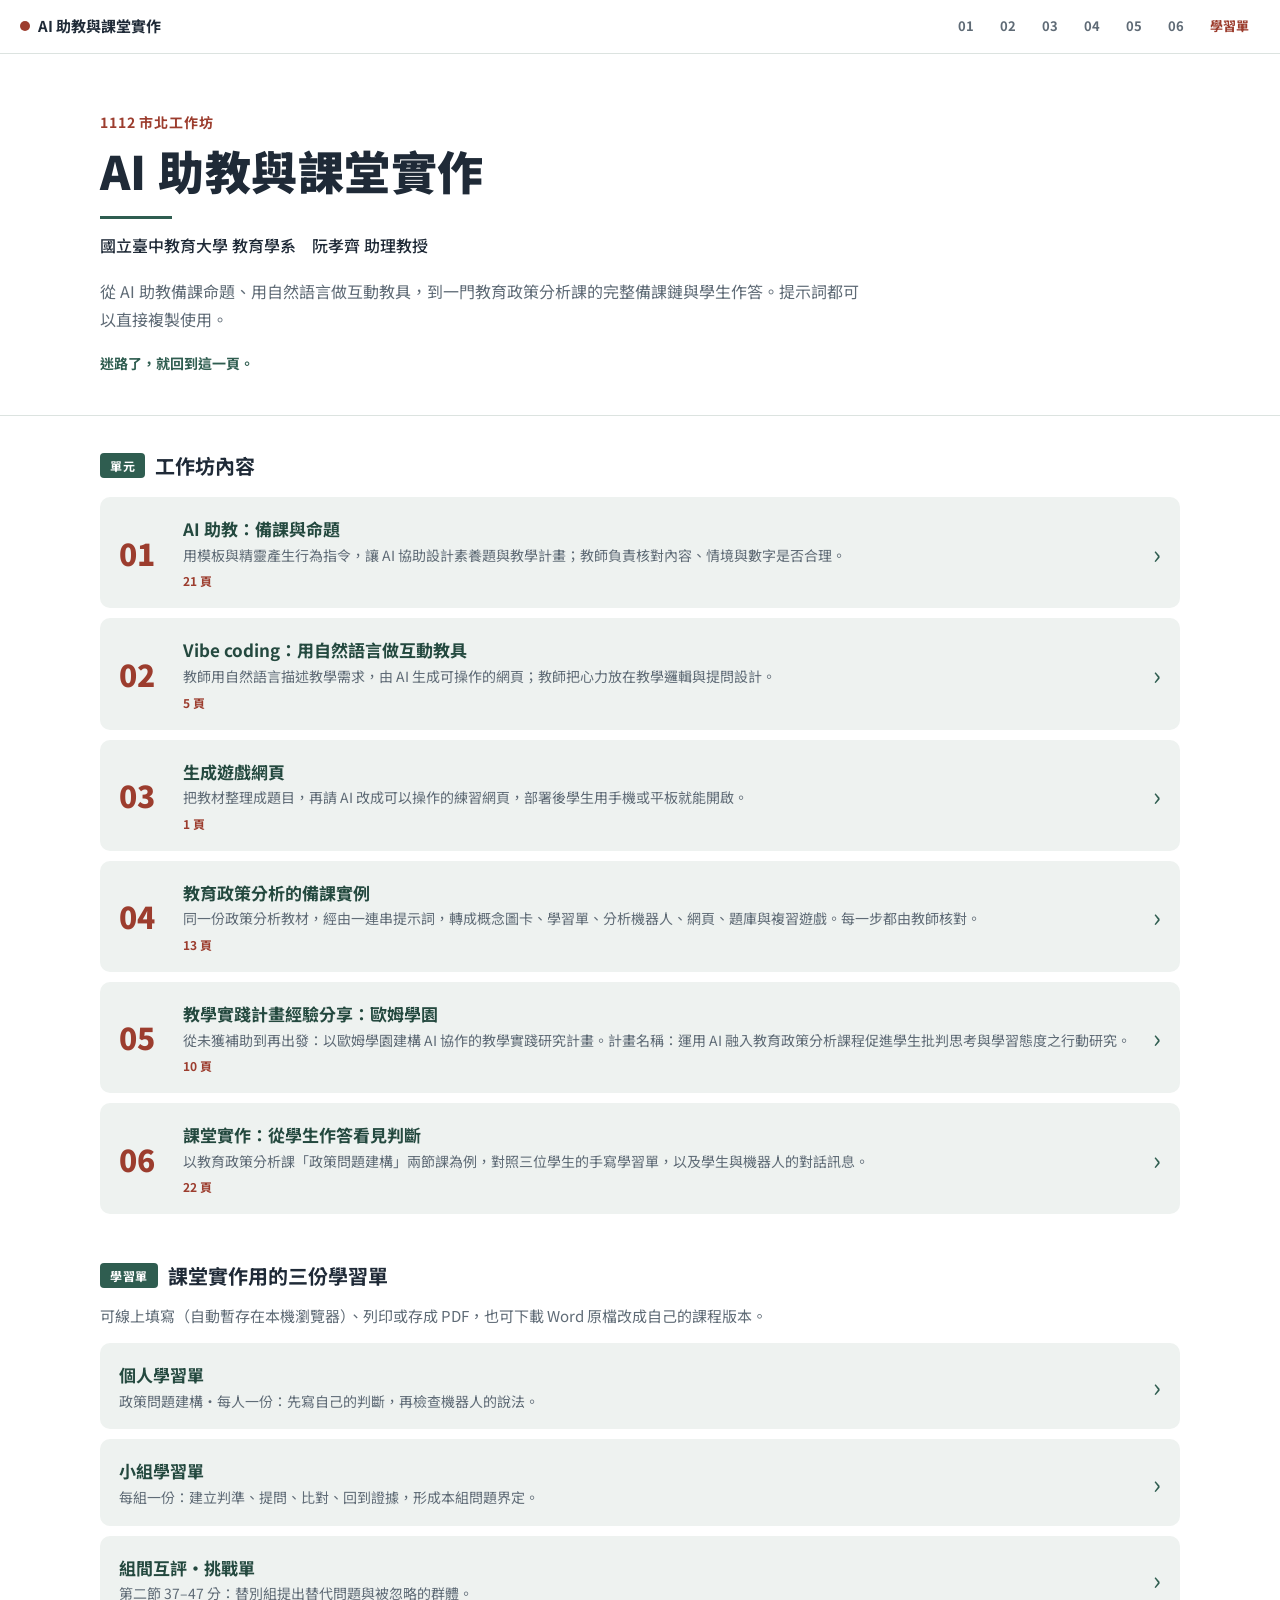
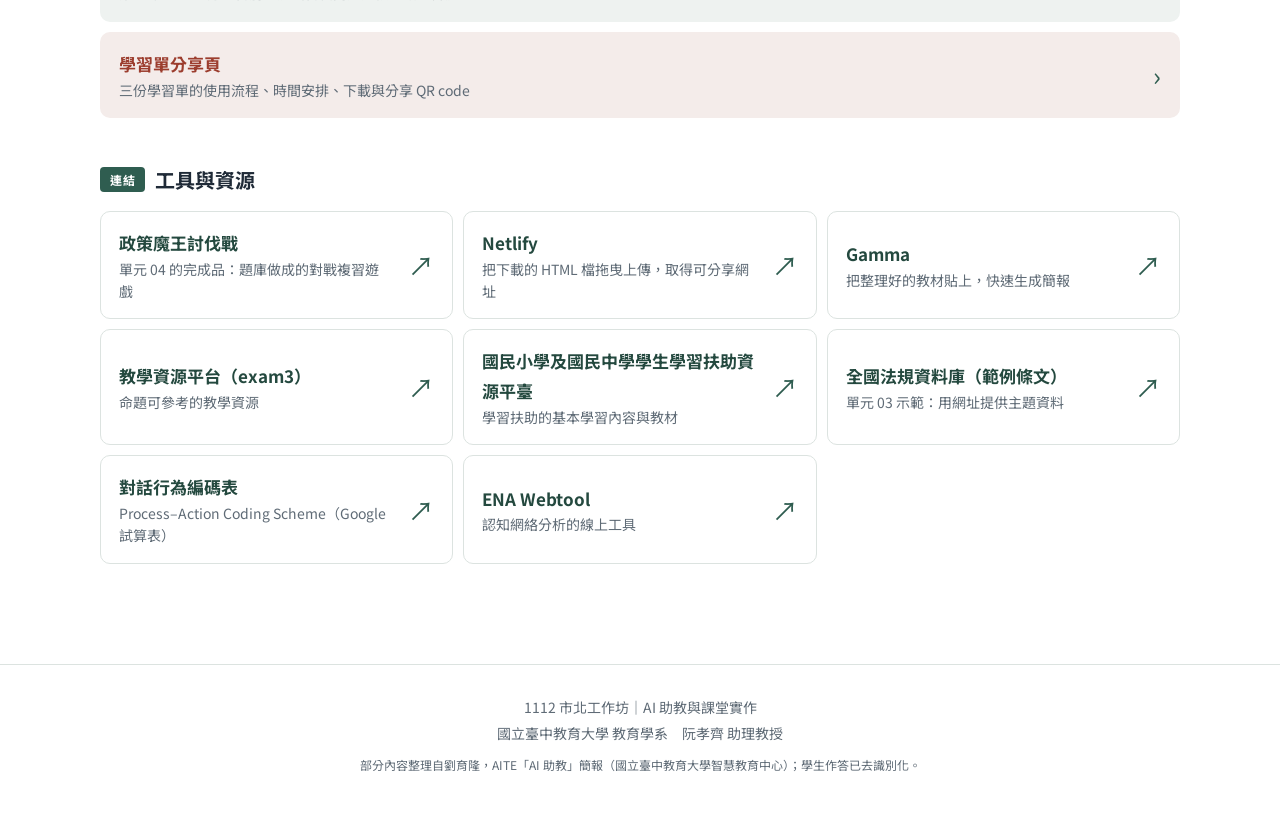
<file: index.html>
<!doctype html>
<html lang="zh-Hant">
<head>
<meta charset="utf-8">
<meta name="viewport" content="width=device-width, initial-scale=1">
<title>AI 助教與課堂實作｜1112 市北工作坊</title>
<meta name="description" content="AI 助教的備課與命題、vibe coding、遊戲網頁、教育政策分析備課實例、教學實踐計畫經驗與課堂學習證據。">
<meta property="og:title" content="AI 助教與課堂實作｜1112 市北工作坊">
<meta property="og:description" content="AI 助教的備課與命題、vibe coding、遊戲網頁、教育政策分析備課實例、教學實踐計畫經驗與課堂學習證據。">
<meta property="og:image" content="og.jpg">
<meta name="twitter:card" content="summary_large_image">
<link rel="preconnect" href="https://fonts.googleapis.com"><link rel="preconnect" href="https://fonts.gstatic.com" crossorigin><link href="https://fonts.googleapis.com/css2?family=Noto+Sans+TC:wght@400;500;700;900&display=swap" rel="stylesheet">
<link rel="stylesheet" href="style.css">
</head>
<body class="home">
<header class="topbar">
  <a class="home" href="index.html"><span class="dot"></span>AI 助教與課堂實作</a>
  <nav class="unitnav" aria-label="單元"><a href="unit-01.html" class="" title="AI 助教：備課與命題">01</a><a href="unit-02.html" class="" title="Vibe coding：用自然語言做互動教具">02</a><a href="unit-03.html" class="" title="生成遊戲網頁">03</a><a href="unit-04.html" class="" title="教育政策分析的備課實例">04</a><a href="unit-05.html" class="" title="教學實踐計畫經驗分享：歐姆學園">05</a><a href="unit-06.html" class="" title="課堂實作：從學生作答看見判斷">06</a><a href="worksheets.html" class="ws ">學習單</a></nav>
</header>
<div class="hero"><div class="wrap">
  <p class="eyebrow">1112 市北工作坊</p>
  <h1>AI 助教與課堂實作</h1>
  <p class="speaker">國立臺中教育大學 教育學系　阮孝齊 助理教授</p>
  <p class="lead">從 AI 助教備課命題、用自然語言做互動教具，到一門教育政策分析課的完整備課鏈與學生作答。提示詞都可以直接複製使用。</p>
  <p class="lost">迷路了，就回到這一頁。</p>
</div></div>
<main class="wrap home-main">
  <section class="block"><h2><span class="tag">單元</span>工作坊內容</h2><div class="list"><a class="unitcard" href="unit-01.html"><span class="no">01</span><span class="txt"><strong>AI 助教：備課與命題</strong><span>用模板與精靈產生行為指令，讓 AI 協助設計素養題與教學計畫；教師負責核對內容、情境與數字是否合理。</span><em>21 頁</em></span><span class="arr" aria-hidden="true">›</span></a><a class="unitcard" href="unit-02.html"><span class="no">02</span><span class="txt"><strong>Vibe coding：用自然語言做互動教具</strong><span>教師用自然語言描述教學需求，由 AI 生成可操作的網頁；教師把心力放在教學邏輯與提問設計。</span><em>5 頁</em></span><span class="arr" aria-hidden="true">›</span></a><a class="unitcard" href="unit-03.html"><span class="no">03</span><span class="txt"><strong>生成遊戲網頁</strong><span>把教材整理成題目，再請 AI 改成可以操作的練習網頁，部署後學生用手機或平板就能開啟。</span><em>1 頁</em></span><span class="arr" aria-hidden="true">›</span></a><a class="unitcard" href="unit-04.html"><span class="no">04</span><span class="txt"><strong>教育政策分析的備課實例</strong><span>同一份政策分析教材，經由一連串提示詞，轉成概念圖卡、學習單、分析機器人、網頁、題庫與複習遊戲。每一步都由教師核對。</span><em>13 頁</em></span><span class="arr" aria-hidden="true">›</span></a><a class="unitcard" href="unit-05.html"><span class="no">05</span><span class="txt"><strong>教學實踐計畫經驗分享：歐姆學園</strong><span>從未獲補助到再出發：以歐姆學園建構 AI 協作的教學實踐研究計畫。計畫名稱：運用 AI 融入教育政策分析課程促進學生批判思考與學習態度之行動研究。</span><em>10 頁</em></span><span class="arr" aria-hidden="true">›</span></a><a class="unitcard" href="unit-06.html"><span class="no">06</span><span class="txt"><strong>課堂實作：從學生作答看見判斷</strong><span>以教育政策分析課「政策問題建構」兩節課為例，對照三位學生的手寫學習單，以及學生與機器人的對話訊息。</span><em>22 頁</em></span><span class="arr" aria-hidden="true">›</span></a></div></section>
  <section class="block"><h2><span class="tag">學習單</span>課堂實作用的三份學習單</h2>
    <p class="note">可線上填寫（自動暫存在本機瀏覽器）、列印或存成 PDF，也可下載 Word 原檔改成自己的課程版本。</p>
    <div class="list"><a class="linkcard" href="individual.html"><span class="txt"><strong>個人學習單</strong><span>政策問題建構・每人一份：先寫自己的判斷，再檢查機器人的說法。</span></span><span class="arr" aria-hidden="true">›</span></a><a class="linkcard" href="group.html"><span class="txt"><strong>小組學習單</strong><span>每組一份：建立判準、提問、比對、回到證據，形成本組問題界定。</span></span><span class="arr" aria-hidden="true">›</span></a><a class="linkcard" href="challenge.html"><span class="txt"><strong>組間互評・挑戰單</strong><span>第二節 37–47 分：替別組提出替代問題與被忽略的群體。</span></span><span class="arr" aria-hidden="true">›</span></a><a class="linkcard strong" href="worksheets.html"><span class="txt"><strong>學習單分享頁</strong><span>三份學習單的使用流程、時間安排、下載與分享 QR code</span></span><span class="arr" aria-hidden="true">›</span></a></div></section>
  <section class="block"><h2><span class="tag">連結</span>工具與資源</h2><div class="list two"><a class="linkcard ext" href="https://cool-cobbler-8762c0.netlify.app/" target="_blank" rel="noopener"><span class="txt"><strong>政策魔王討伐戰</strong><span>單元 04 的完成品：題庫做成的對戰複習遊戲</span></span><span class="arr" aria-hidden="true">↗</span></a><a class="linkcard ext" href="https://www.netlify.com/" target="_blank" rel="noopener"><span class="txt"><strong>Netlify</strong><span>把下載的 HTML 檔拖曳上傳，取得可分享網址</span></span><span class="arr" aria-hidden="true">↗</span></a><a class="linkcard ext" href="https://gamma.app/" target="_blank" rel="noopener"><span class="txt"><strong>Gamma</strong><span>把整理好的教材貼上，快速生成簡報</span></span><span class="arr" aria-hidden="true">↗</span></a><a class="linkcard ext" href="https://exam3.tcte.edu.tw/instructionalresouces/index.php?mod=instructionalresources#" target="_blank" rel="noopener"><span class="txt"><strong>教學資源平台（exam3）</strong><span>命題可參考的教學資源</span></span><span class="arr" aria-hidden="true">↗</span></a><a class="linkcard ext" href="https://priori.moe.gov.tw/resource/basic/" target="_blank" rel="noopener"><span class="txt"><strong>國民小學及國民中學學生學習扶助資源平臺</strong><span>學習扶助的基本學習內容與教材</span></span><span class="arr" aria-hidden="true">↗</span></a><a class="linkcard ext" href="https://law.moj.gov.tw/LawClass/LawAll.aspx?pcode=H0020040" target="_blank" rel="noopener"><span class="txt"><strong>全國法規資料庫（範例條文）</strong><span>單元 03 示範：用網址提供主題資料</span></span><span class="arr" aria-hidden="true">↗</span></a><a class="linkcard ext" href="https://docs.google.com/spreadsheets/d/13dKJ70wtWuIgMUM7xKAexwZ24xUL9mHB-uUCxOSW5sk/edit?usp=sharing" target="_blank" rel="noopener"><span class="txt"><strong>對話行為編碼表</strong><span>Process–Action Coding Scheme（Google 試算表）</span></span><span class="arr" aria-hidden="true">↗</span></a><a class="linkcard ext" href="https://www.epistemicnetwork.org/" target="_blank" rel="noopener"><span class="txt"><strong>ENA Webtool</strong><span>認知網絡分析的線上工具</span></span><span class="arr" aria-hidden="true">↗</span></a></div></section>
</main>
<footer class="foot"><p>1112 市北工作坊｜AI 助教與課堂實作</p><p>國立臺中教育大學 教育學系　阮孝齊 助理教授</p><p class="small">部分內容整理自劉育隆，AITE「AI 助教」簡報（國立臺中教育大學智慧教育中心）；學生作答已去識別化。</p></footer>
<script src="site.js"></script>
</body></html>
</file>
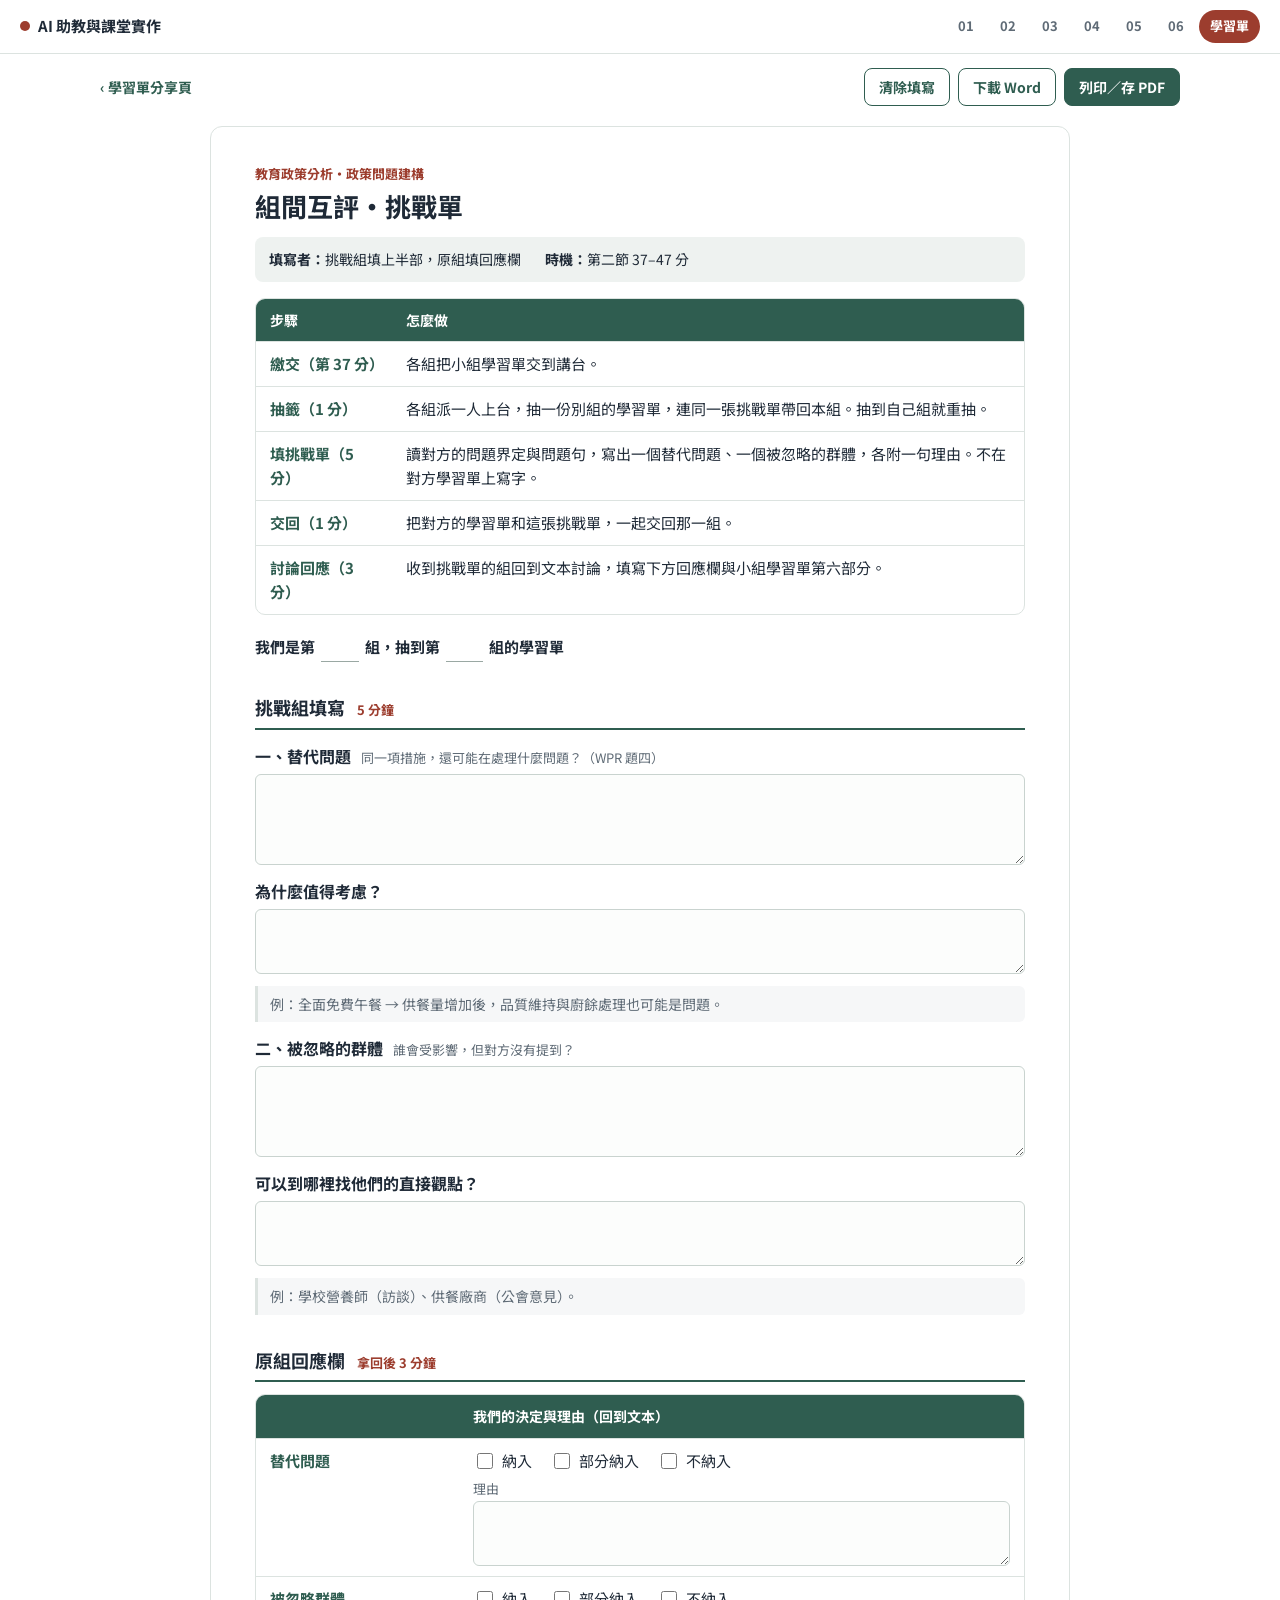
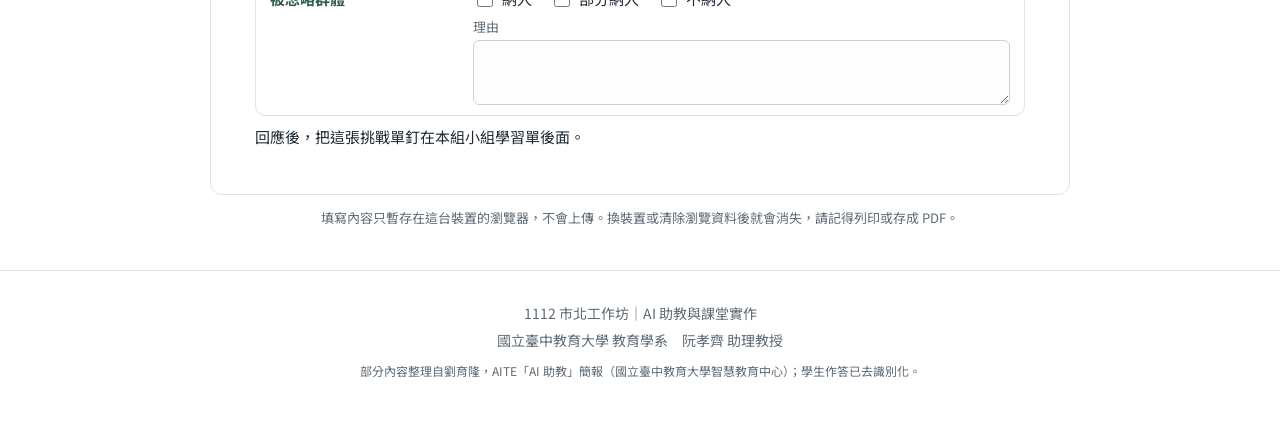
<file: challenge.html>
<!doctype html>
<html lang="zh-Hant">
<head>
<meta charset="utf-8">
<meta name="viewport" content="width=device-width, initial-scale=1">
<title>組間互評・挑戰單｜AI 助教與課堂實作</title>
<meta name="description" content="第二節 37–47 分：替別組提出替代問題與被忽略的群體，原組再回到文本回應。">
<meta property="og:title" content="組間互評・挑戰單｜AI 助教與課堂實作">
<meta property="og:description" content="第二節 37–47 分：替別組提出替代問題與被忽略的群體，原組再回到文本回應。">
<meta property="og:image" content="og.jpg">
<meta name="twitter:card" content="summary_large_image">
<link rel="preconnect" href="https://fonts.googleapis.com"><link rel="preconnect" href="https://fonts.gstatic.com" crossorigin><link href="https://fonts.googleapis.com/css2?family=Noto+Sans+TC:wght@400;500;700;900&display=swap" rel="stylesheet">
<link rel="stylesheet" href="style.css">
</head>
<body class="ws-page" data-ws="challenge">
<header class="topbar">
  <a class="home" href="index.html"><span class="dot"></span>AI 助教與課堂實作</a>
  <nav class="unitnav" aria-label="單元"><a href="unit-01.html" class="" title="AI 助教：備課與命題">01</a><a href="unit-02.html" class="" title="Vibe coding：用自然語言做互動教具">02</a><a href="unit-03.html" class="" title="生成遊戲網頁">03</a><a href="unit-04.html" class="" title="教育政策分析的備課實例">04</a><a href="unit-05.html" class="" title="教學實踐計畫經驗分享：歐姆學園">05</a><a href="unit-06.html" class="" title="課堂實作：從學生作答看見判斷">06</a><a href="worksheets.html" class="ws on">學習單</a></nav>
</header>
<div class="ws-tools wrap">
  <a href="worksheets.html" class="back">‹ 學習單分享頁</a>
  <span class="sp"></span>
  <span class="saved" id="saved" aria-live="polite"></span>
  <button type="button" class="tbtn" id="clearBtn">清除填寫</button>
  <a class="tbtn" href="組間互評_挑戰單.docx" download>下載 Word</a>
  <button type="button" class="tbtn primary" onclick="window.print()">列印／存 PDF</button>
</div>
<main class="wrap"><article class="sheet">
<header class="sheet-head"><p class="eyebrow">教育政策分析・政策問題建構</p><h1>組間互評・挑戰單</h1></header>
<div class="ws-meta"><p><strong>填寫者：</strong>挑戰組填上半部，原組填回應欄</p><p><strong>時機：</strong>第二節 37–47 分</p></div><div class="table-wrap ws-table rowhead kv"><table><thead><tr><th>步驟</th><th>怎麼做</th></tr></thead><tbody><tr><td><strong>繳交（第 37 分）</strong></td><td>各組把小組學習單交到講台。</td></tr><tr><td><strong>抽籤（1 分）</strong></td><td>各組派一人上台，抽一份別組的學習單，連同一張挑戰單帶回本組。抽到自己組就重抽。</td></tr><tr><td><strong>填挑戰單（5 分）</strong></td><td>讀對方的問題界定與問題句，寫出一個替代問題、一個被忽略的群體，各附一句理由。不在對方學習單上寫字。</td></tr><tr><td><strong>交回（1 分）</strong></td><td>把對方的學習單和這張挑戰單，一起交回那一組。</td></tr><tr><td><strong>討論回應（3 分）</strong></td><td>收到挑戰單的組回到文本討論，填寫下方回應欄與小組學習單第六部分。</td></tr></tbody></table></div><div class="idrow big"><label>我們是第 <input class="ln" type="text" style="width:2.5em" aria-label="填寫" placeholder=""> 組，抽到第 <input class="ln" type="text" style="width:2.5em" aria-label="填寫" placeholder=""> 組的學習單</label></div><h2 class="ws-h">挑戰組填寫<span class="when">5 分鐘</span></h2><div class="field"><p class="flabel"><strong>一、替代問題</strong><span class="hint">同一項措施，還可能在處理什麼問題？（WPR 題四）</span></p><textarea rows="3" aria-label="填寫"></textarea></div><div class="field"><p class="flabel"><strong>為什麼值得考慮？</strong></p><textarea rows="2" aria-label="填寫"></textarea></div><p class="ex">例：全面免費午餐 → 供餐量增加後，品質維持與廚餘處理也可能是問題。</p><div class="field"><p class="flabel"><strong>二、被忽略的群體</strong><span class="hint">誰會受影響，但對方沒有提到？</span></p><textarea rows="3" aria-label="填寫"></textarea></div><div class="field"><p class="flabel"><strong>可以到哪裡找他們的直接觀點？</strong></p><textarea rows="2" aria-label="填寫"></textarea></div><p class="ex">例：學校營養師（訪談）、供餐廠商（公會意見）。</p><h2 class="ws-h">原組回應欄<span class="when">拿回後 3 分鐘</span></h2><div class="table-wrap ws-table rowhead kv"><table><thead><tr><th></th><th>我們的決定與理由（回到文本）</th></tr></thead><tbody><tr><td><strong>替代問題</strong></td><td><span class="cbs inline"><label><input type="checkbox"> 納入</label><label><input type="checkbox"> 部分納入</label><label><input type="checkbox"> 不納入</label></span><p class="sub">理由</p><textarea rows="2" aria-label="填寫"></textarea></td></tr><tr><td><strong>被忽略群體</strong></td><td><span class="cbs inline"><label><input type="checkbox"> 納入</label><label><input type="checkbox"> 部分納入</label><label><input type="checkbox"> 不納入</label></span><p class="sub">理由</p><textarea rows="2" aria-label="填寫"></textarea></td></tr></tbody></table></div><p class="inst">回應後，把這張挑戰單釘在本組小組學習單後面。</p>
</article>
<p class="ws-note">填寫內容只暫存在這台裝置的瀏覽器，不會上傳。換裝置或清除瀏覽資料後就會消失，請記得列印或存成 PDF。</p>
</main>
<footer class="foot"><p>1112 市北工作坊｜AI 助教與課堂實作</p><p>國立臺中教育大學 教育學系　阮孝齊 助理教授</p><p class="small">部分內容整理自劉育隆，AITE「AI 助教」簡報（國立臺中教育大學智慧教育中心）；學生作答已去識別化。</p></footer>
<div id="toast" role="status" aria-live="polite"></div>
<script src="site.js"></script>
<script src="worksheet.js"></script>
</body></html>
</file>
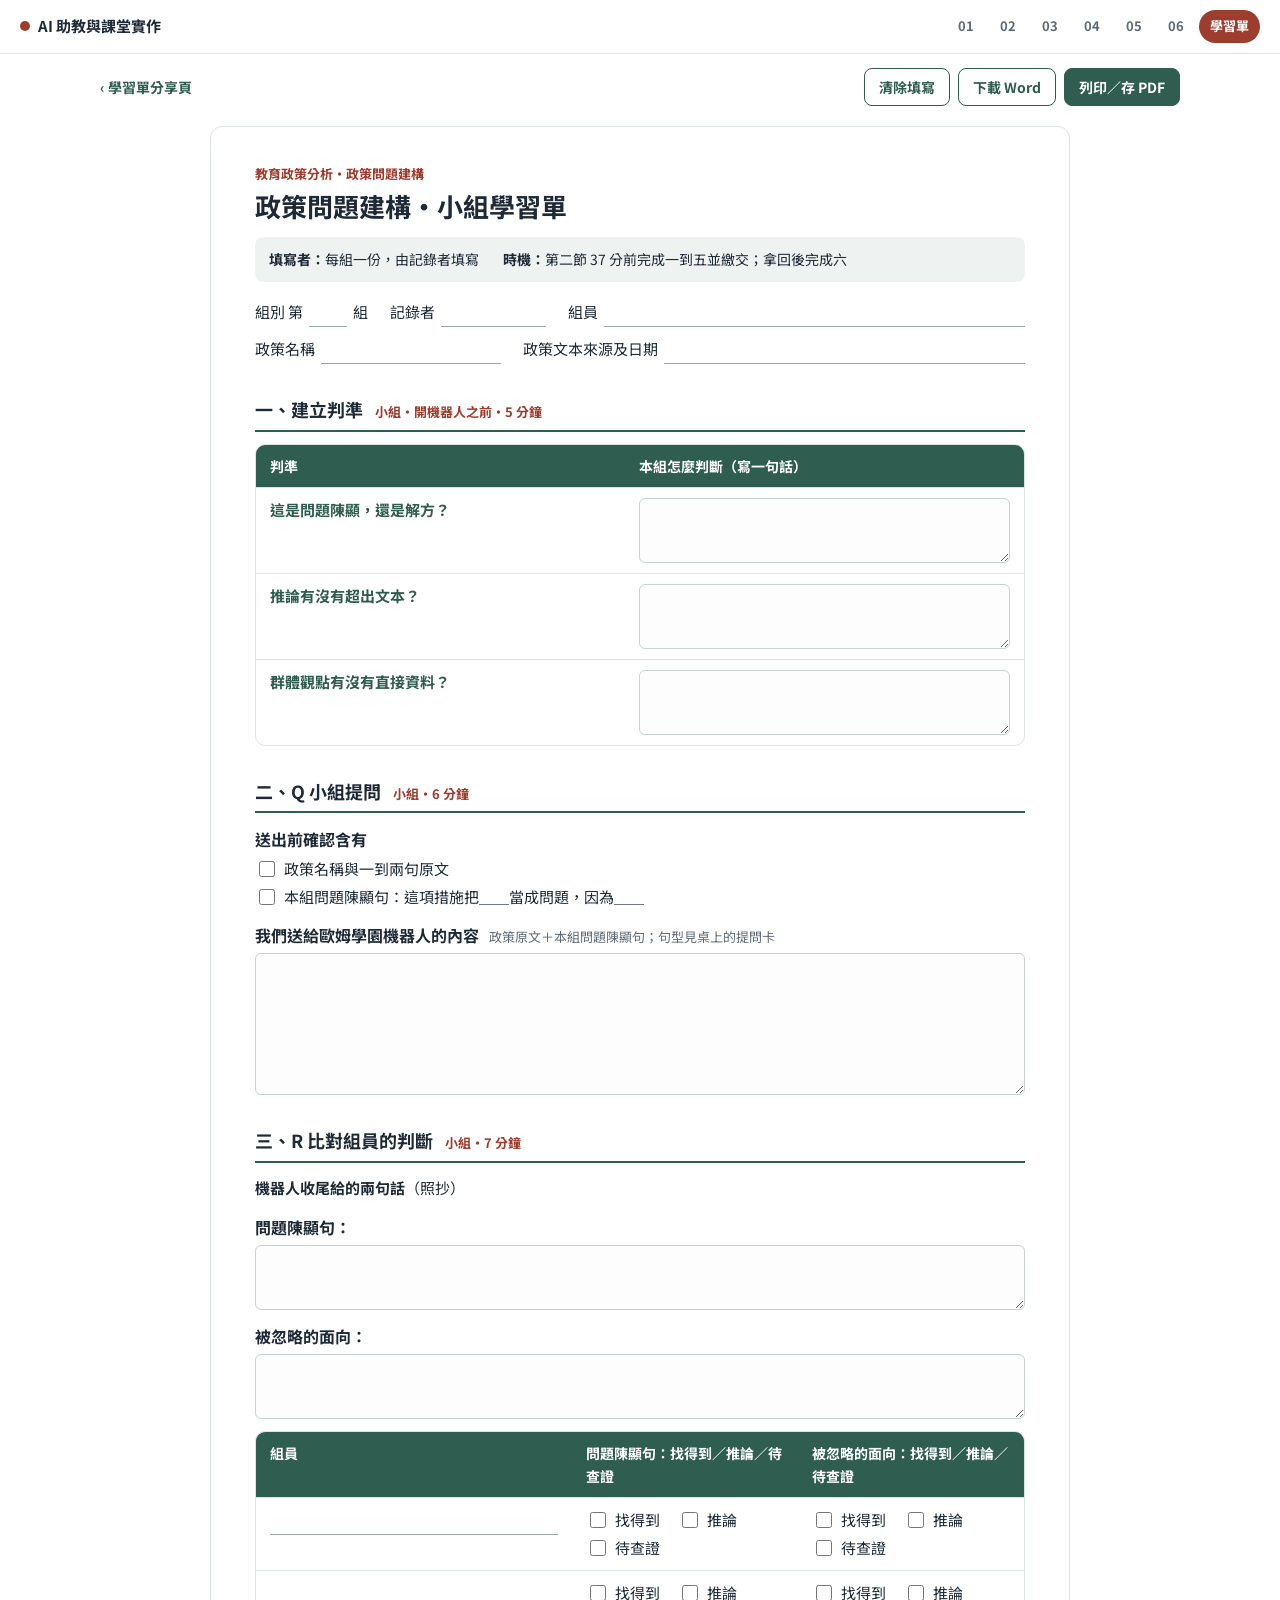
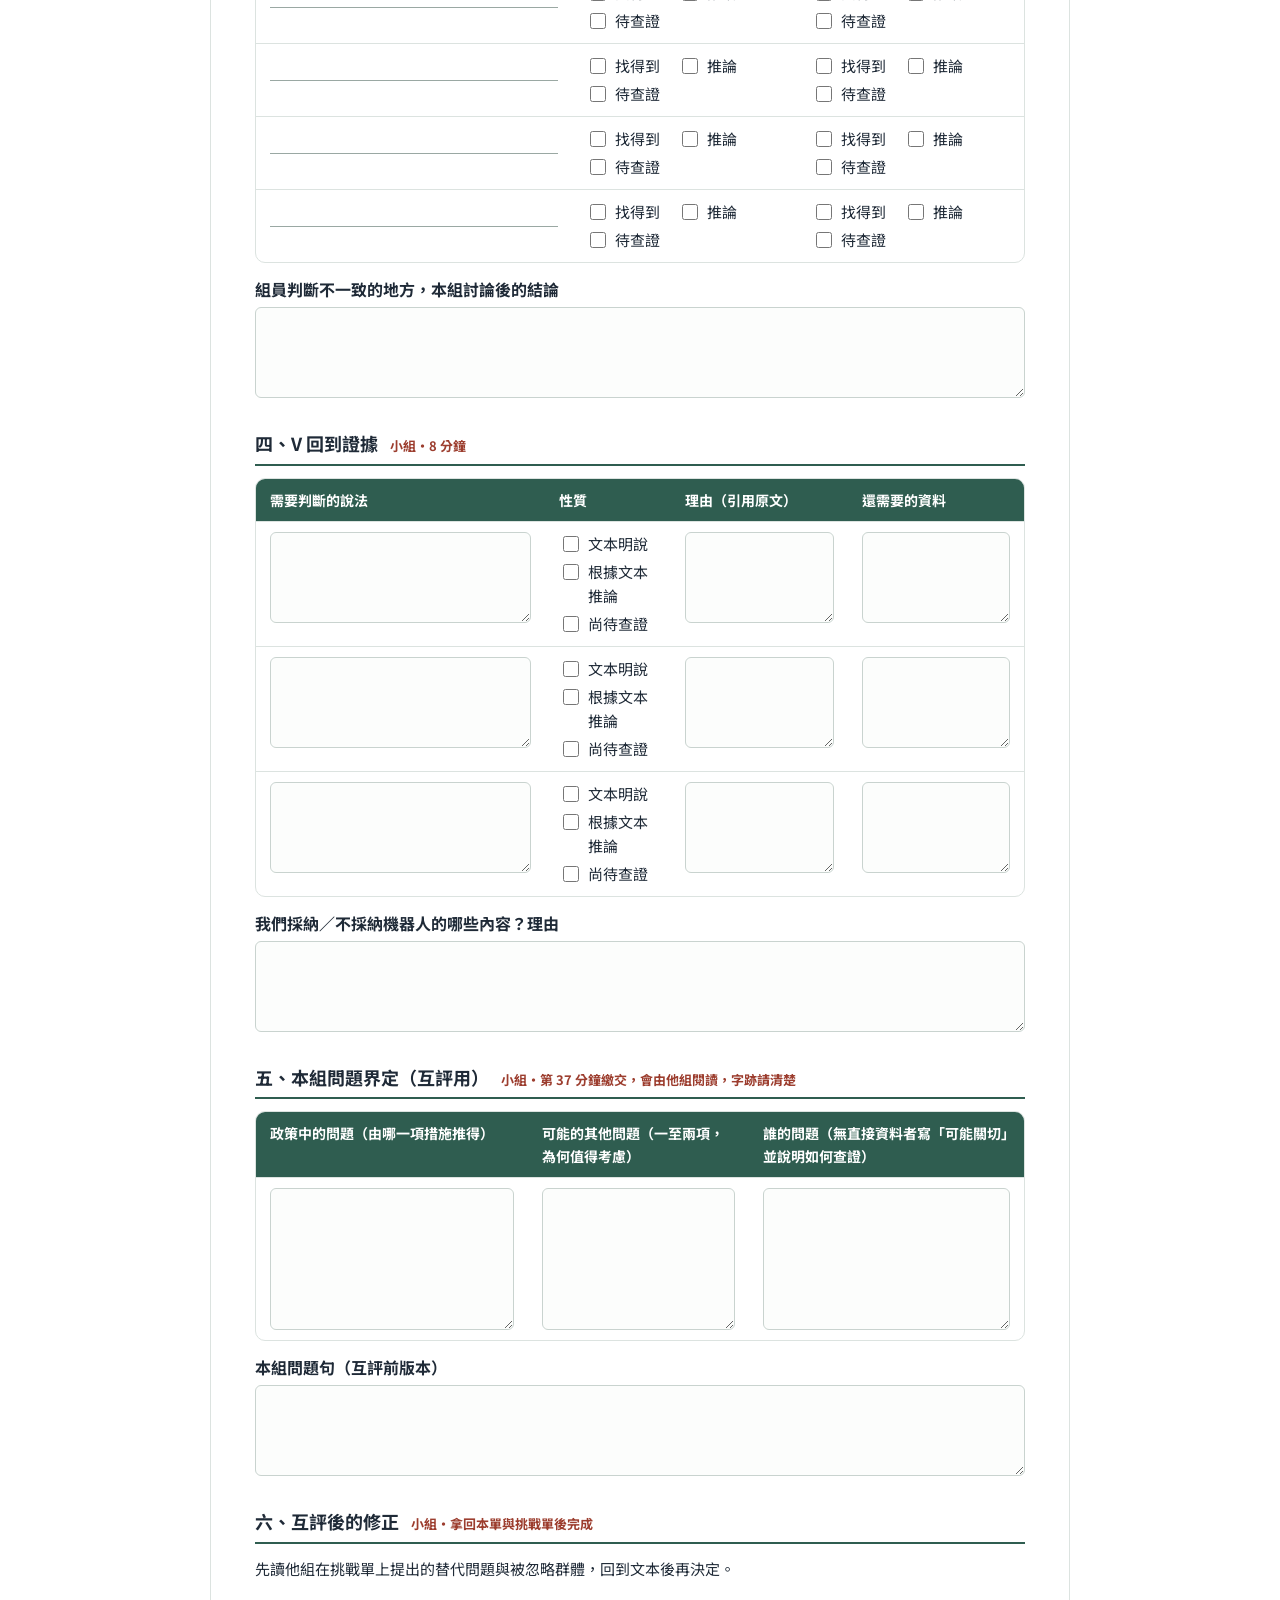
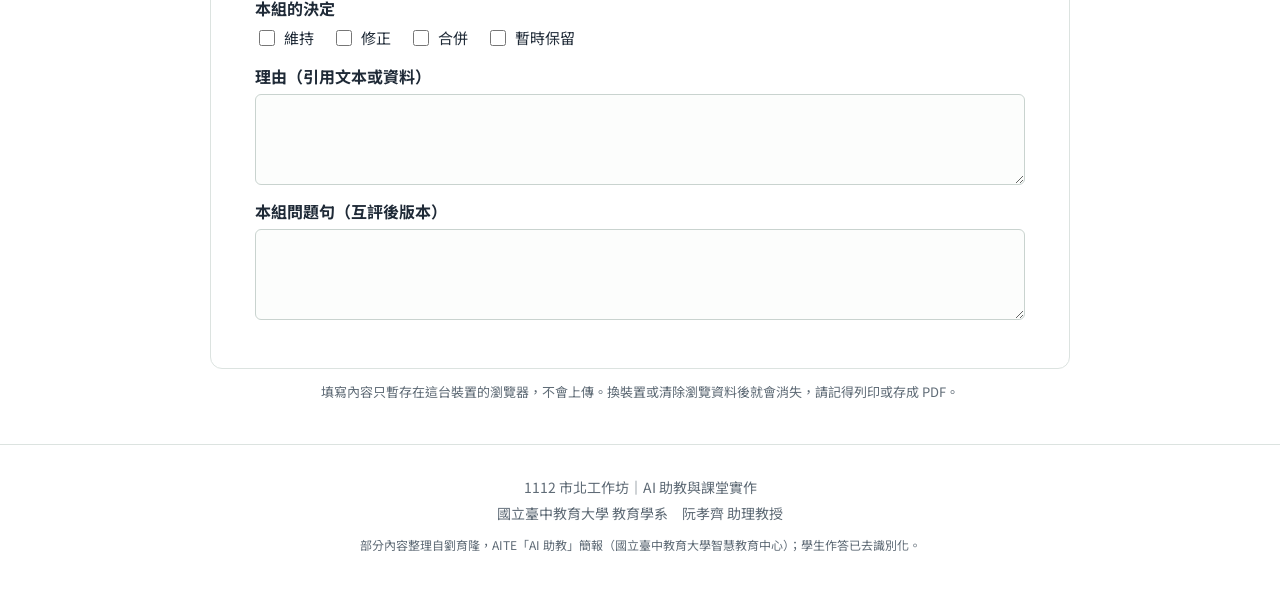
<file: group.html>
<!doctype html>
<html lang="zh-Hant">
<head>
<meta charset="utf-8">
<meta name="viewport" content="width=device-width, initial-scale=1">
<title>政策問題建構・小組學習單｜AI 助教與課堂實作</title>
<meta name="description" content="每組一份：建立判準、提問、比對、回到證據，形成本組問題界定。">
<meta property="og:title" content="政策問題建構・小組學習單｜AI 助教與課堂實作">
<meta property="og:description" content="每組一份：建立判準、提問、比對、回到證據，形成本組問題界定。">
<meta property="og:image" content="og.jpg">
<meta name="twitter:card" content="summary_large_image">
<link rel="preconnect" href="https://fonts.googleapis.com"><link rel="preconnect" href="https://fonts.gstatic.com" crossorigin><link href="https://fonts.googleapis.com/css2?family=Noto+Sans+TC:wght@400;500;700;900&display=swap" rel="stylesheet">
<link rel="stylesheet" href="style.css">
</head>
<body class="ws-page" data-ws="group">
<header class="topbar">
  <a class="home" href="index.html"><span class="dot"></span>AI 助教與課堂實作</a>
  <nav class="unitnav" aria-label="單元"><a href="unit-01.html" class="" title="AI 助教：備課與命題">01</a><a href="unit-02.html" class="" title="Vibe coding：用自然語言做互動教具">02</a><a href="unit-03.html" class="" title="生成遊戲網頁">03</a><a href="unit-04.html" class="" title="教育政策分析的備課實例">04</a><a href="unit-05.html" class="" title="教學實踐計畫經驗分享：歐姆學園">05</a><a href="unit-06.html" class="" title="課堂實作：從學生作答看見判斷">06</a><a href="worksheets.html" class="ws on">學習單</a></nav>
</header>
<div class="ws-tools wrap">
  <a href="worksheets.html" class="back">‹ 學習單分享頁</a>
  <span class="sp"></span>
  <span class="saved" id="saved" aria-live="polite"></span>
  <button type="button" class="tbtn" id="clearBtn">清除填寫</button>
  <a class="tbtn" href="政策問題建構_小組學習單.docx" download>下載 Word</a>
  <button type="button" class="tbtn primary" onclick="window.print()">列印／存 PDF</button>
</div>
<main class="wrap"><article class="sheet">
<header class="sheet-head"><p class="eyebrow">教育政策分析・政策問題建構</p><h1>政策問題建構・小組學習單</h1></header>
<div class="ws-meta"><p><strong>填寫者：</strong>每組一份，由記錄者填寫</p><p><strong>時機：</strong>第二節 37 分前完成一到五並繳交；拿回後完成六</p></div><div class="idrow"><label>組別 第 <input class="ln" type="text" style="width:2.5em" aria-label="填寫" placeholder=""> 組</label><label>記錄者 <input class="ln" type="text" style="width:7em" aria-label="填寫" placeholder=""></label><label class="grow">組員 <input class="ln" type="text" style="width:18em" aria-label="填寫" placeholder=""></label></div><div class="idrow"><label>政策名稱 <input class="ln" type="text" style="width:12em" aria-label="填寫" placeholder=""></label><label class="grow">政策文本來源及日期 <input class="ln" type="text" style="width:14em" aria-label="填寫" placeholder=""></label></div><h2 class="ws-h">一、建立判準<span class="when">小組・開機器人之前・5 分鐘</span></h2><div class="table-wrap ws-table rowhead kv"><table><thead><tr><th>判準</th><th>本組怎麼判斷（寫一句話）</th></tr></thead><tbody><tr><td><strong>這是問題陳顯，還是解方？</strong></td><td><textarea rows="2" aria-label="填寫"></textarea></td></tr><tr><td><strong>推論有沒有超出文本？</strong></td><td><textarea rows="2" aria-label="填寫"></textarea></td></tr><tr><td><strong>群體觀點有沒有直接資料？</strong></td><td><textarea rows="2" aria-label="填寫"></textarea></td></tr></tbody></table></div><h2 class="ws-h">二、Q 小組提問<span class="when">小組・6 分鐘</span></h2><div class="field"><p class="flabel"><strong>送出前確認含有</strong></p><span class="cbs"><label><input type="checkbox"> 政策名稱與一到兩句原文</label><label><input type="checkbox"> 本組問題陳顯句：這項措施把＿＿當成問題，因為＿＿</label></span></div><div class="field"><p class="flabel"><strong>我們送給歐姆學園機器人的內容</strong><span class="hint">政策原文＋本組問題陳顯句；句型見桌上的提問卡</span></p><textarea rows="5" aria-label="填寫"></textarea></div><h2 class="ws-h">三、R 比對組員的判斷<span class="when">小組・7 分鐘</span></h2><p class="inst"><strong>機器人收尾給的兩句話</strong>（照抄）</p><div class="field"><p class="flabel"><strong>問題陳顯句：</strong></p><textarea rows="2" aria-label="填寫"></textarea></div><div class="field"><p class="flabel"><strong>被忽略的面向：</strong></p><textarea rows="2" aria-label="填寫"></textarea></div><div class="table-wrap ws-table "><table><thead><tr><th>組員</th><th>問題陳顯句：找得到／推論／待查證</th><th>被忽略的面向：找得到／推論／待查證</th></tr></thead><tbody><tr><td><input class="ln" type="text" style="width:6em" aria-label="填寫" placeholder=""></td><td><span class="cbs inline"><label><input type="checkbox"> 找得到</label><label><input type="checkbox"> 推論</label><label><input type="checkbox"> 待查證</label></span></td><td><span class="cbs inline"><label><input type="checkbox"> 找得到</label><label><input type="checkbox"> 推論</label><label><input type="checkbox"> 待查證</label></span></td></tr><tr><td><input class="ln" type="text" style="width:6em" aria-label="填寫" placeholder=""></td><td><span class="cbs inline"><label><input type="checkbox"> 找得到</label><label><input type="checkbox"> 推論</label><label><input type="checkbox"> 待查證</label></span></td><td><span class="cbs inline"><label><input type="checkbox"> 找得到</label><label><input type="checkbox"> 推論</label><label><input type="checkbox"> 待查證</label></span></td></tr><tr><td><input class="ln" type="text" style="width:6em" aria-label="填寫" placeholder=""></td><td><span class="cbs inline"><label><input type="checkbox"> 找得到</label><label><input type="checkbox"> 推論</label><label><input type="checkbox"> 待查證</label></span></td><td><span class="cbs inline"><label><input type="checkbox"> 找得到</label><label><input type="checkbox"> 推論</label><label><input type="checkbox"> 待查證</label></span></td></tr><tr><td><input class="ln" type="text" style="width:6em" aria-label="填寫" placeholder=""></td><td><span class="cbs inline"><label><input type="checkbox"> 找得到</label><label><input type="checkbox"> 推論</label><label><input type="checkbox"> 待查證</label></span></td><td><span class="cbs inline"><label><input type="checkbox"> 找得到</label><label><input type="checkbox"> 推論</label><label><input type="checkbox"> 待查證</label></span></td></tr><tr><td><input class="ln" type="text" style="width:6em" aria-label="填寫" placeholder=""></td><td><span class="cbs inline"><label><input type="checkbox"> 找得到</label><label><input type="checkbox"> 推論</label><label><input type="checkbox"> 待查證</label></span></td><td><span class="cbs inline"><label><input type="checkbox"> 找得到</label><label><input type="checkbox"> 推論</label><label><input type="checkbox"> 待查證</label></span></td></tr></tbody></table></div><div class="field"><p class="flabel"><strong>組員判斷不一致的地方，本組討論後的結論</strong></p><textarea rows="3" aria-label="填寫"></textarea></div><h2 class="ws-h">四、V 回到證據<span class="when">小組・8 分鐘</span></h2><div class="table-wrap ws-table "><table><thead><tr><th>需要判斷的說法</th><th>性質</th><th>理由（引用原文）</th><th>還需要的資料</th></tr></thead><tbody><tr><td><textarea rows="3" aria-label="填寫"></textarea></td><td><span class="cbs"><label><input type="checkbox"> 文本明說</label><label><input type="checkbox"> 根據文本推論</label><label><input type="checkbox"> 尚待查證</label></span></td><td><textarea rows="3" aria-label="填寫"></textarea></td><td><textarea rows="3" aria-label="填寫"></textarea></td></tr><tr><td><textarea rows="3" aria-label="填寫"></textarea></td><td><span class="cbs"><label><input type="checkbox"> 文本明說</label><label><input type="checkbox"> 根據文本推論</label><label><input type="checkbox"> 尚待查證</label></span></td><td><textarea rows="3" aria-label="填寫"></textarea></td><td><textarea rows="3" aria-label="填寫"></textarea></td></tr><tr><td><textarea rows="3" aria-label="填寫"></textarea></td><td><span class="cbs"><label><input type="checkbox"> 文本明說</label><label><input type="checkbox"> 根據文本推論</label><label><input type="checkbox"> 尚待查證</label></span></td><td><textarea rows="3" aria-label="填寫"></textarea></td><td><textarea rows="3" aria-label="填寫"></textarea></td></tr></tbody></table></div><div class="field"><p class="flabel"><strong>我們採納／不採納機器人的哪些內容？理由</strong></p><textarea rows="3" aria-label="填寫"></textarea></div><h2 class="ws-h">五、本組問題界定（互評用）<span class="when">小組・第 37 分鐘繳交，會由他組閱讀，字跡請清楚</span></h2><div class="table-wrap ws-table "><table><thead><tr><th>政策中的問題（由哪一項措施推得）</th><th>可能的其他問題（一至兩項，為何值得考慮）</th><th>誰的問題（無直接資料者寫「可能關切」並說明如何查證）</th></tr></thead><tbody><tr><td><textarea rows="5" aria-label="填寫"></textarea></td><td><textarea rows="5" aria-label="填寫"></textarea></td><td><textarea rows="5" aria-label="填寫"></textarea></td></tr></tbody></table></div><div class="field"><p class="flabel"><strong>本組問題句（互評前版本）</strong></p><textarea rows="3" aria-label="填寫"></textarea></div><h2 class="ws-h">六、互評後的修正<span class="when">小組・拿回本單與挑戰單後完成</span></h2><p class="inst">先讀他組在挑戰單上提出的替代問題與被忽略群體，回到文本後再決定。</p><div class="field"><p class="flabel"><strong>本組的決定</strong></p><span class="cbs inline"><label><input type="checkbox"> 維持</label><label><input type="checkbox"> 修正</label><label><input type="checkbox"> 合併</label><label><input type="checkbox"> 暫時保留</label></span></div><div class="field"><p class="flabel"><strong>理由（引用文本或資料）</strong></p><textarea rows="3" aria-label="填寫"></textarea></div><div class="field"><p class="flabel"><strong>本組問題句（互評後版本）</strong></p><textarea rows="3" aria-label="填寫"></textarea></div>
</article>
<p class="ws-note">填寫內容只暫存在這台裝置的瀏覽器，不會上傳。換裝置或清除瀏覽資料後就會消失，請記得列印或存成 PDF。</p>
</main>
<footer class="foot"><p>1112 市北工作坊｜AI 助教與課堂實作</p><p>國立臺中教育大學 教育學系　阮孝齊 助理教授</p><p class="small">部分內容整理自劉育隆，AITE「AI 助教」簡報（國立臺中教育大學智慧教育中心）；學生作答已去識別化。</p></footer>
<div id="toast" role="status" aria-live="polite"></div>
<script src="site.js"></script>
<script src="worksheet.js"></script>
</body></html>
</file>
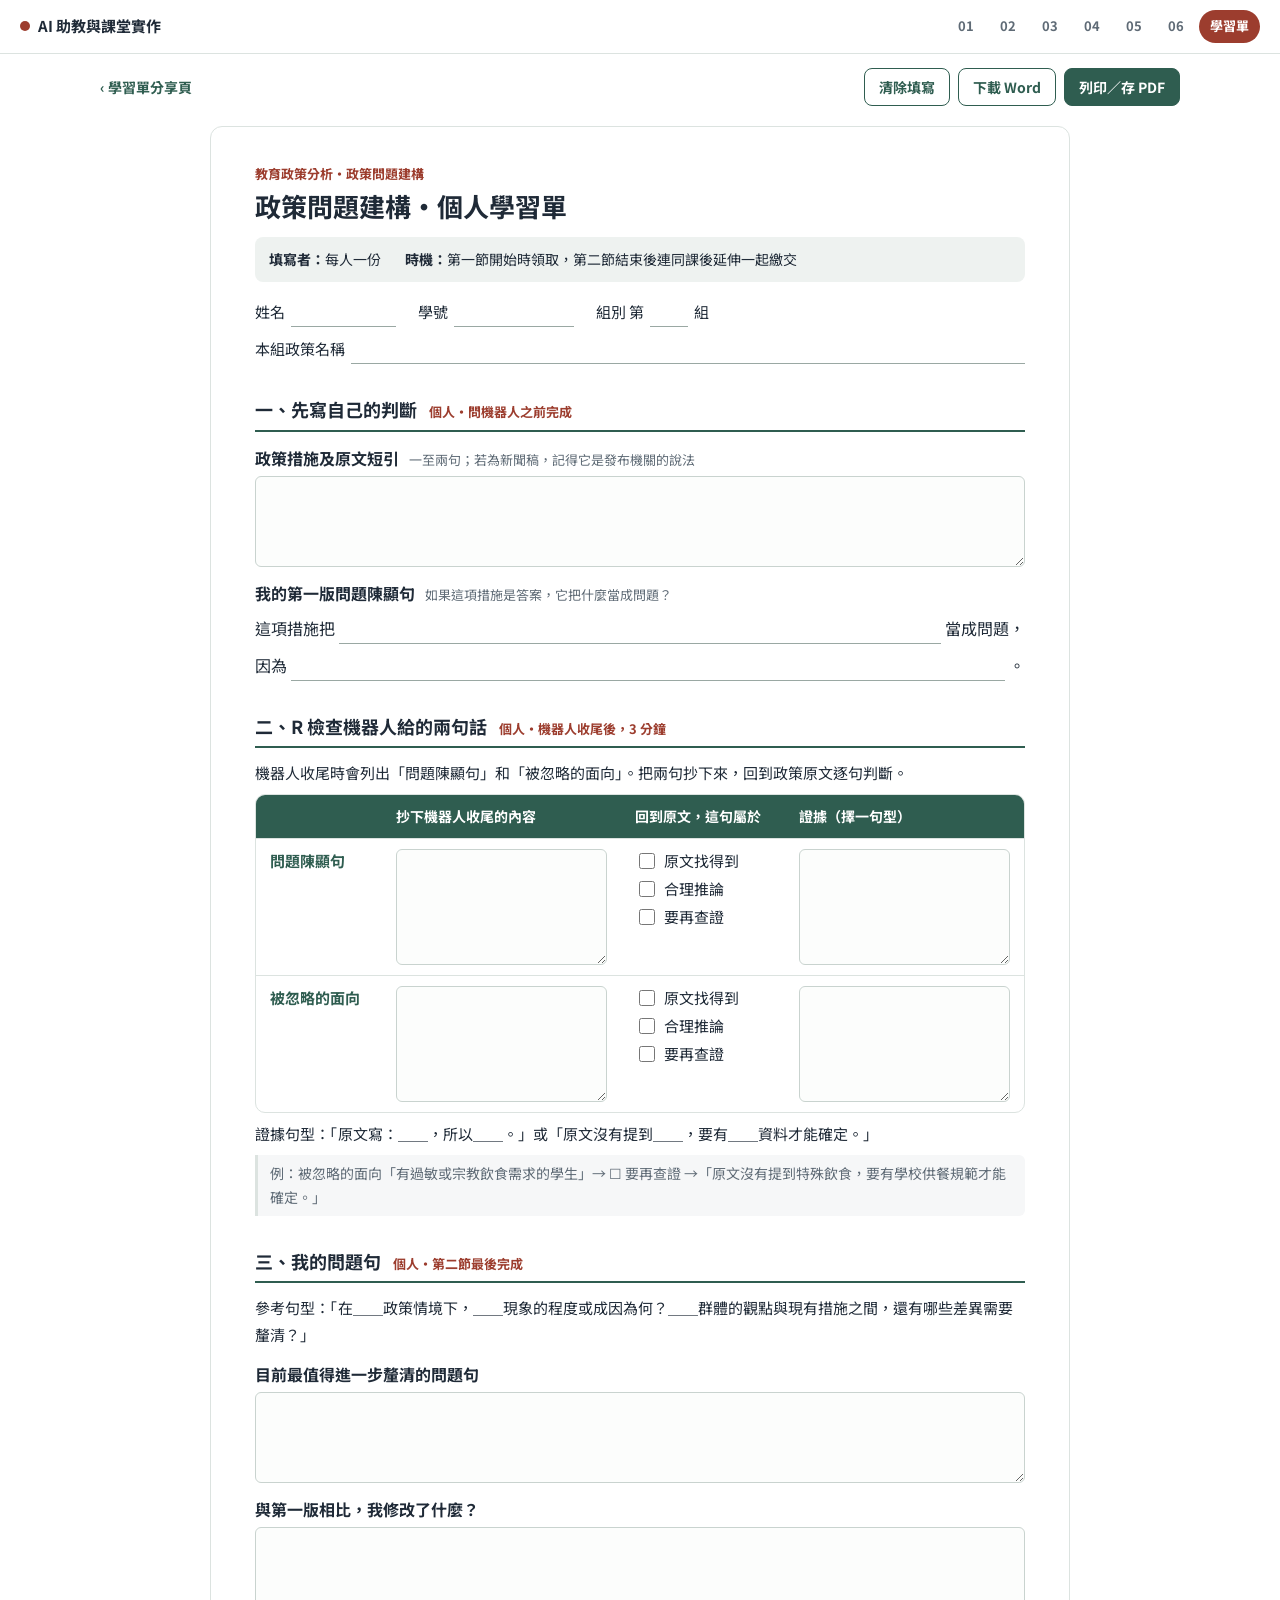
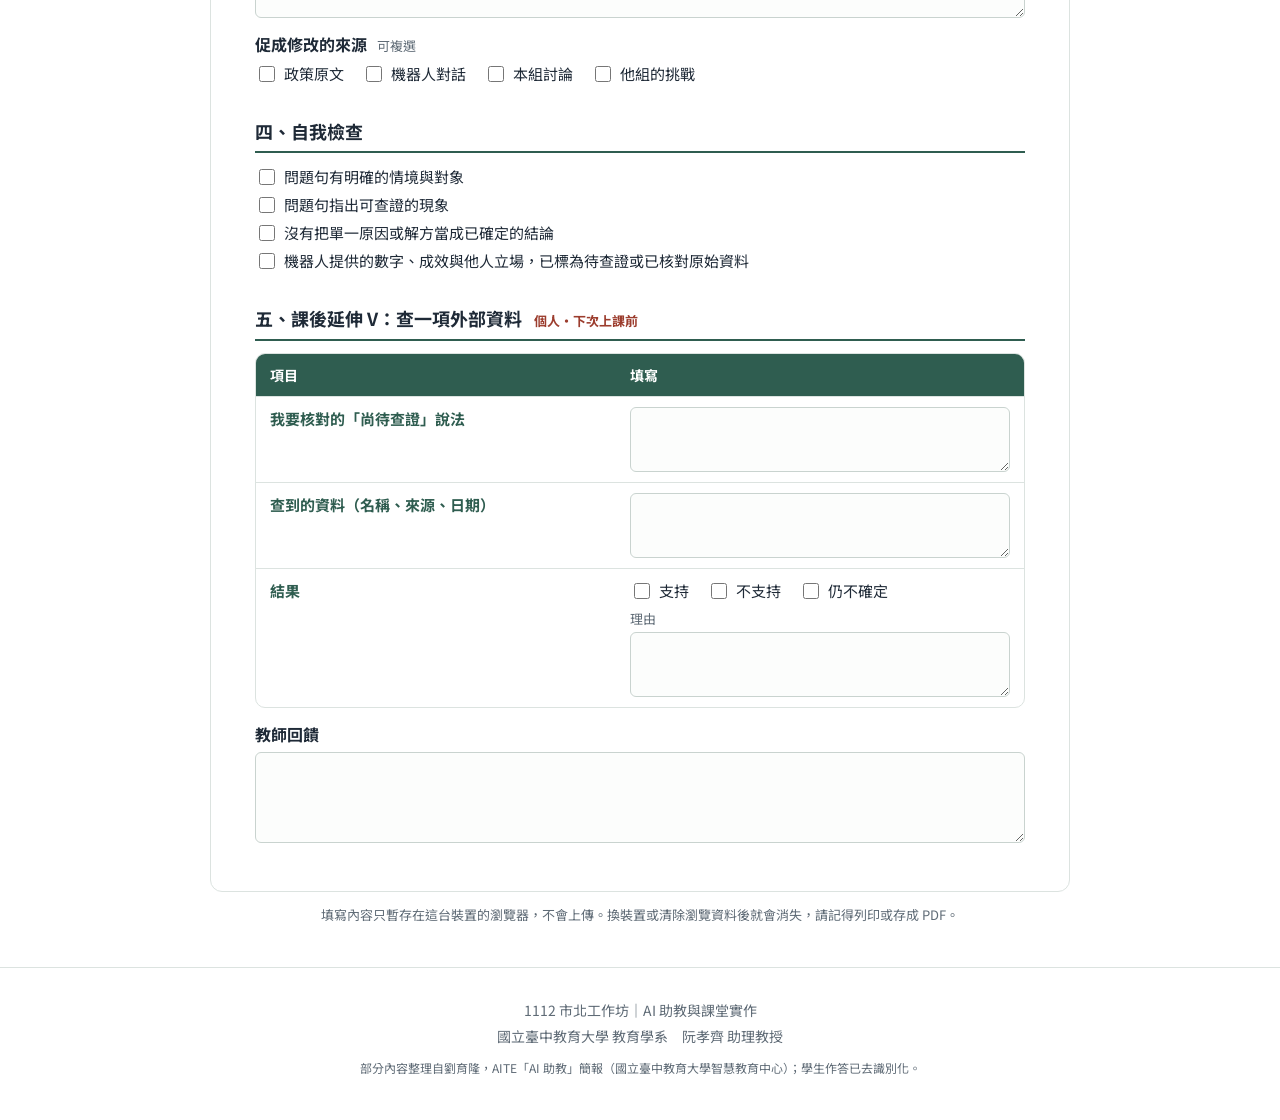
<file: individual.html>
<!doctype html>
<html lang="zh-Hant">
<head>
<meta charset="utf-8">
<meta name="viewport" content="width=device-width, initial-scale=1">
<title>政策問題建構・個人學習單｜AI 助教與課堂實作</title>
<meta name="description" content="每人一份：先寫自己的判斷，再檢查機器人的說法，最後寫出問題句。">
<meta property="og:title" content="政策問題建構・個人學習單｜AI 助教與課堂實作">
<meta property="og:description" content="每人一份：先寫自己的判斷，再檢查機器人的說法，最後寫出問題句。">
<meta property="og:image" content="og.jpg">
<meta name="twitter:card" content="summary_large_image">
<link rel="preconnect" href="https://fonts.googleapis.com"><link rel="preconnect" href="https://fonts.gstatic.com" crossorigin><link href="https://fonts.googleapis.com/css2?family=Noto+Sans+TC:wght@400;500;700;900&display=swap" rel="stylesheet">
<link rel="stylesheet" href="style.css">
</head>
<body class="ws-page" data-ws="individual">
<header class="topbar">
  <a class="home" href="index.html"><span class="dot"></span>AI 助教與課堂實作</a>
  <nav class="unitnav" aria-label="單元"><a href="unit-01.html" class="" title="AI 助教：備課與命題">01</a><a href="unit-02.html" class="" title="Vibe coding：用自然語言做互動教具">02</a><a href="unit-03.html" class="" title="生成遊戲網頁">03</a><a href="unit-04.html" class="" title="教育政策分析的備課實例">04</a><a href="unit-05.html" class="" title="教學實踐計畫經驗分享：歐姆學園">05</a><a href="unit-06.html" class="" title="課堂實作：從學生作答看見判斷">06</a><a href="worksheets.html" class="ws on">學習單</a></nav>
</header>
<div class="ws-tools wrap">
  <a href="worksheets.html" class="back">‹ 學習單分享頁</a>
  <span class="sp"></span>
  <span class="saved" id="saved" aria-live="polite"></span>
  <button type="button" class="tbtn" id="clearBtn">清除填寫</button>
  <a class="tbtn" href="政策問題建構_個人學習單.docx" download>下載 Word</a>
  <button type="button" class="tbtn primary" onclick="window.print()">列印／存 PDF</button>
</div>
<main class="wrap"><article class="sheet">
<header class="sheet-head"><p class="eyebrow">教育政策分析・政策問題建構</p><h1>政策問題建構・個人學習單</h1></header>
<div class="ws-meta"><p><strong>填寫者：</strong>每人一份</p><p><strong>時機：</strong>第一節開始時領取，第二節結束後連同課後延伸一起繳交</p></div><div class="idrow"><label>姓名 <input class="ln" type="text" style="width:7em" aria-label="填寫" placeholder=""></label><label>學號 <input class="ln" type="text" style="width:8em" aria-label="填寫" placeholder=""></label><label>組別 第 <input class="ln" type="text" style="width:2.5em" aria-label="填寫" placeholder=""> 組</label></div><div class="idrow"><label class="grow">本組政策名稱 <input class="ln" type="text" style="width:22em" aria-label="填寫" placeholder=""></label></div><h2 class="ws-h">一、先寫自己的判斷<span class="when">個人・問機器人之前完成</span></h2><div class="field"><p class="flabel"><strong>政策措施及原文短引</strong><span class="hint">一至兩句；若為新聞稿，記得它是發布機關的說法</span></p><textarea rows="3" aria-label="政策措施及原文短引"></textarea></div><div class="field"><p class="flabel"><strong>我的第一版問題陳顯句</strong><span class="hint">如果這項措施是答案，它把什麼當成問題？</span></p><p class="sent">這項措施把 <input class="ln" type="text" style="width:14em" aria-label="填寫" placeholder=""> 當成問題，</p><p class="sent">因為 <input class="ln" type="text" style="width:22em" aria-label="填寫" placeholder="">。</p></div><h2 class="ws-h">二、R 檢查機器人給的兩句話<span class="when">個人・機器人收尾後，3 分鐘</span></h2><p class="inst">機器人收尾時會列出「問題陳顯句」和「被忽略的面向」。把兩句抄下來，回到政策原文逐句判斷。</p><div class="table-wrap ws-table rowhead"><table><thead><tr><th></th><th>抄下機器人收尾的內容</th><th>回到原文，這句屬於</th><th>證據（擇一句型）</th></tr></thead><tbody><tr><td><strong>問題陳顯句</strong></td><td><textarea rows="4" aria-label="填寫"></textarea></td><td><span class="cbs"><label><input type="checkbox"> 原文找得到</label><label><input type="checkbox"> 合理推論</label><label><input type="checkbox"> 要再查證</label></span></td><td><textarea rows="4" aria-label="填寫"></textarea></td></tr><tr><td><strong>被忽略的面向</strong></td><td><textarea rows="4" aria-label="填寫"></textarea></td><td><span class="cbs"><label><input type="checkbox"> 原文找得到</label><label><input type="checkbox"> 合理推論</label><label><input type="checkbox"> 要再查證</label></span></td><td><textarea rows="4" aria-label="填寫"></textarea></td></tr></tbody></table></div><p class="inst">證據句型：「原文寫：＿＿，所以＿＿。」或「原文沒有提到＿＿，要有＿＿資料才能確定。」</p><p class="ex">例：被忽略的面向「有過敏或宗教飲食需求的學生」→ ☐ 要再查證 →「原文沒有提到特殊飲食，要有學校供餐規範才能確定。」</p><h2 class="ws-h">三、我的問題句<span class="when">個人・第二節最後完成</span></h2><p class="inst">參考句型：「在＿＿政策情境下，＿＿現象的程度或成因為何？＿＿群體的觀點與現有措施之間，還有哪些差異需要釐清？」</p><div class="field"><p class="flabel"><strong>目前最值得進一步釐清的問題句</strong></p><textarea rows="3" aria-label="填寫"></textarea></div><div class="field"><p class="flabel"><strong>與第一版相比，我修改了什麼？</strong></p><textarea rows="3" aria-label="填寫"></textarea></div><div class="field"><p class="flabel"><strong>促成修改的來源</strong><span class="hint">可複選</span></p><span class="cbs inline"><label><input type="checkbox"> 政策原文</label><label><input type="checkbox"> 機器人對話</label><label><input type="checkbox"> 本組討論</label><label><input type="checkbox"> 他組的挑戰</label></span></div><h2 class="ws-h">四、自我檢查</h2><span class="cbs"><label><input type="checkbox"> 問題句有明確的情境與對象</label><label><input type="checkbox"> 問題句指出可查證的現象</label><label><input type="checkbox"> 沒有把單一原因或解方當成已確定的結論</label><label><input type="checkbox"> 機器人提供的數字、成效與他人立場，已標為待查證或已核對原始資料</label></span><h2 class="ws-h">五、課後延伸 V：查一項外部資料<span class="when">個人・下次上課前</span></h2><div class="table-wrap ws-table rowhead kv"><table><thead><tr><th>項目</th><th>填寫</th></tr></thead><tbody><tr><td><strong>我要核對的「尚待查證」說法</strong></td><td><textarea rows="2" aria-label="填寫"></textarea></td></tr><tr><td><strong>查到的資料（名稱、來源、日期）</strong></td><td><textarea rows="2" aria-label="填寫"></textarea></td></tr><tr><td><strong>結果</strong></td><td><span class="cbs inline"><label><input type="checkbox"> 支持</label><label><input type="checkbox"> 不支持</label><label><input type="checkbox"> 仍不確定</label></span><p class="sub">理由</p><textarea rows="2" aria-label="填寫"></textarea></td></tr></tbody></table></div><div class="field"><p class="flabel"><strong>教師回饋</strong></p><textarea rows="3" aria-label="填寫"></textarea></div>
</article>
<p class="ws-note">填寫內容只暫存在這台裝置的瀏覽器，不會上傳。換裝置或清除瀏覽資料後就會消失，請記得列印或存成 PDF。</p>
</main>
<footer class="foot"><p>1112 市北工作坊｜AI 助教與課堂實作</p><p>國立臺中教育大學 教育學系　阮孝齊 助理教授</p><p class="small">部分內容整理自劉育隆，AITE「AI 助教」簡報（國立臺中教育大學智慧教育中心）；學生作答已去識別化。</p></footer>
<div id="toast" role="status" aria-live="polite"></div>
<script src="site.js"></script>
<script src="worksheet.js"></script>
</body></html>
</file>
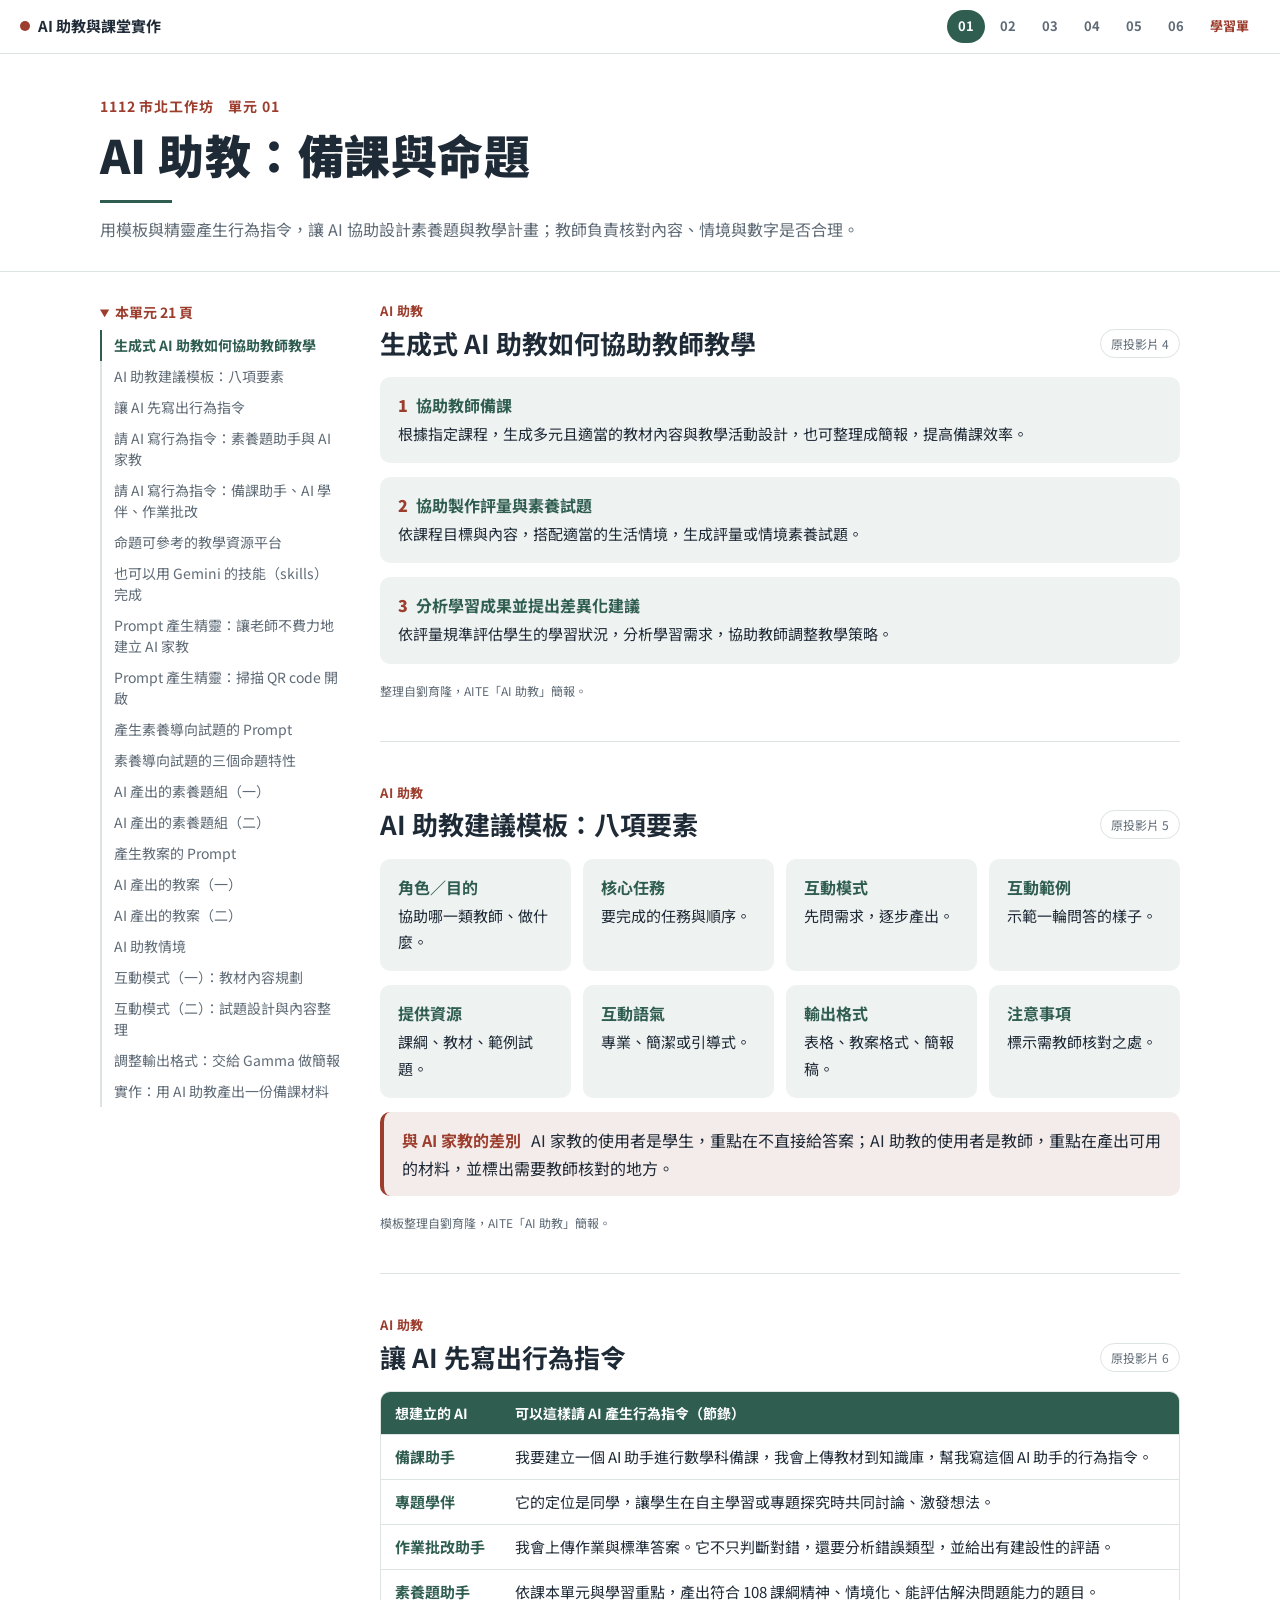
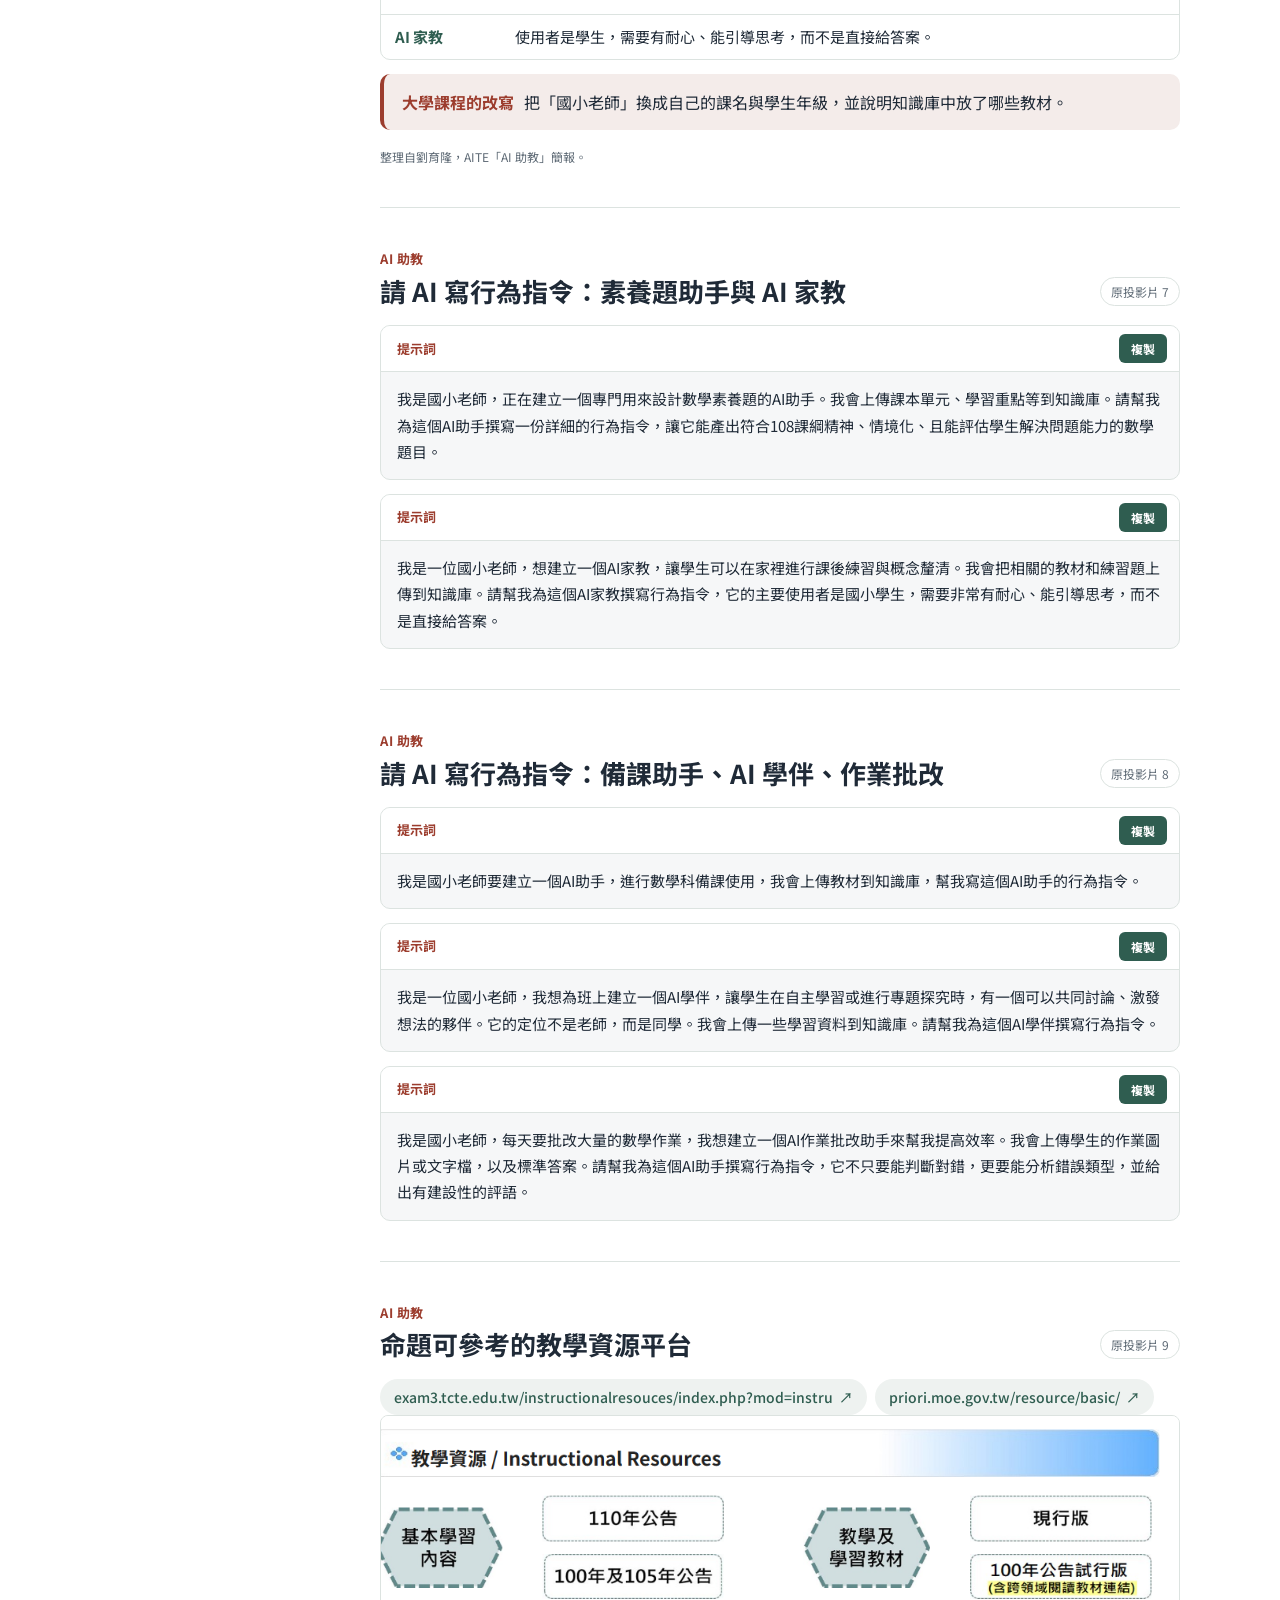
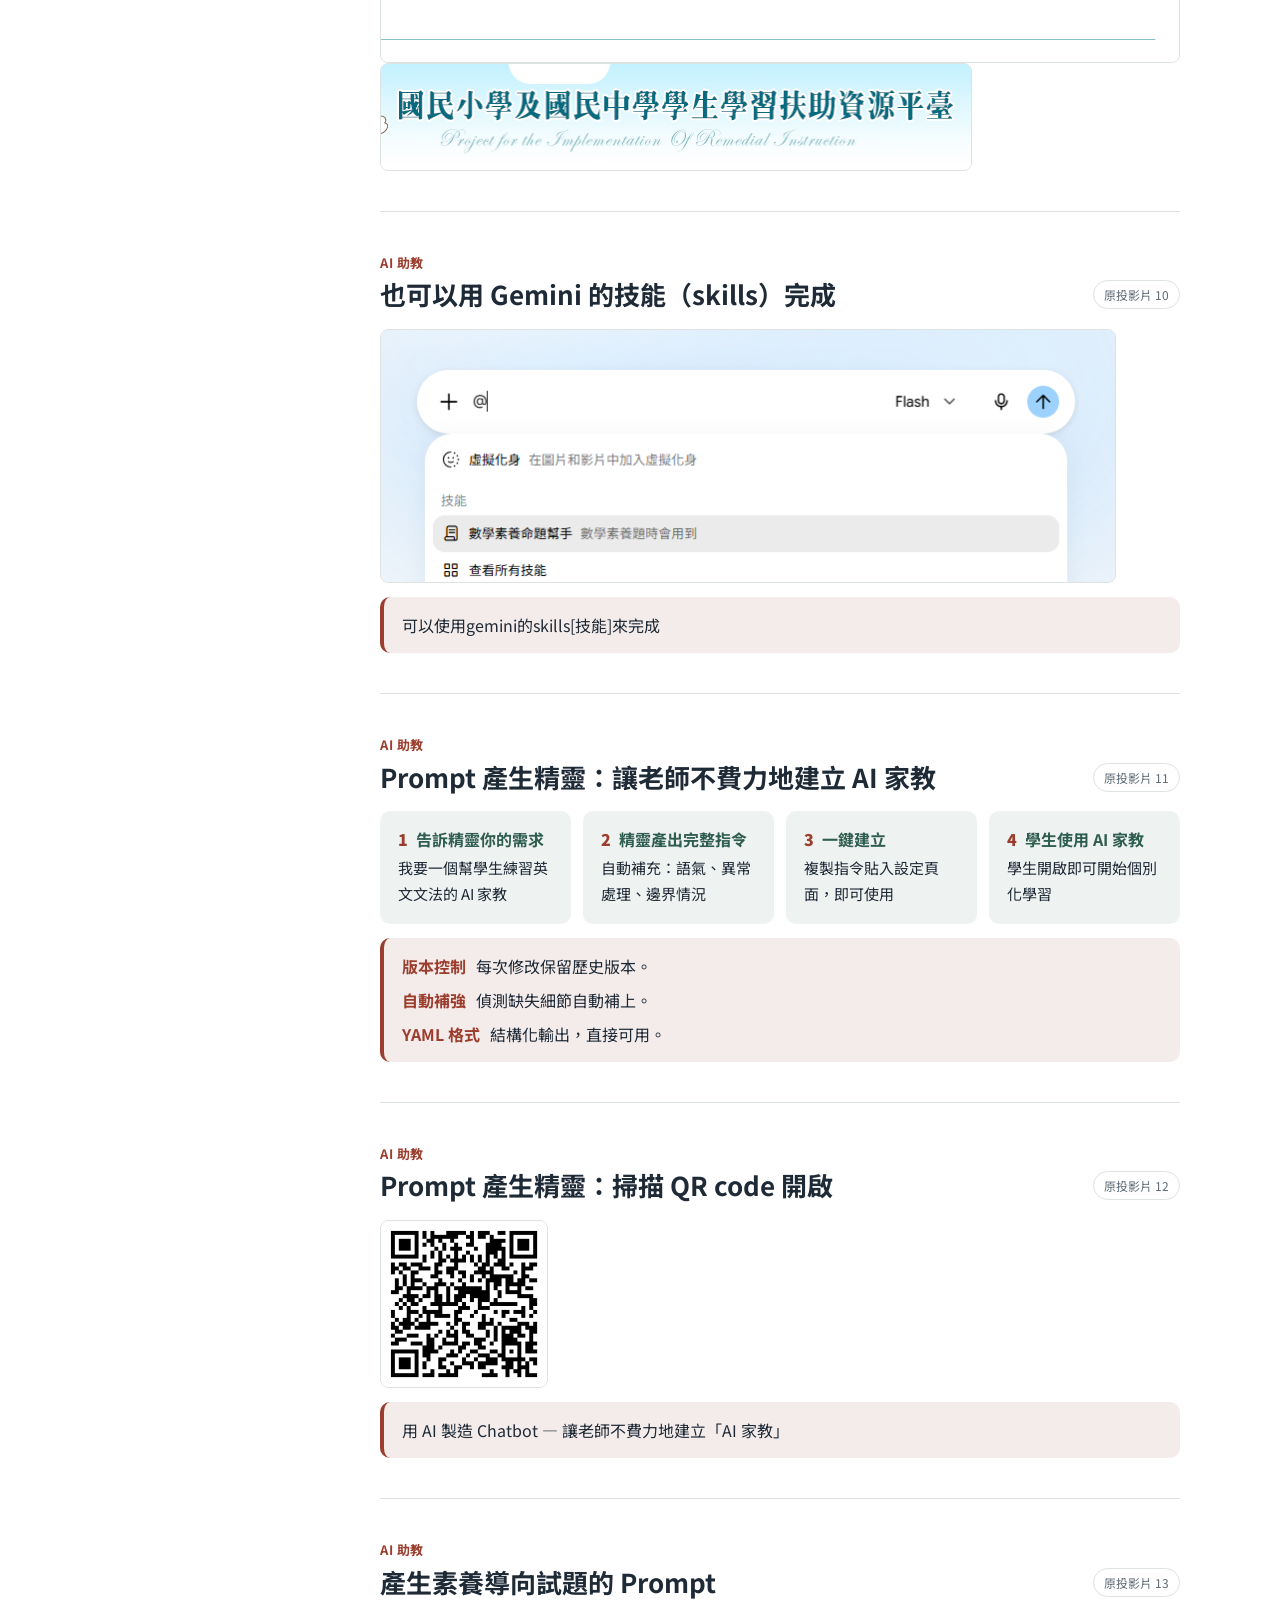
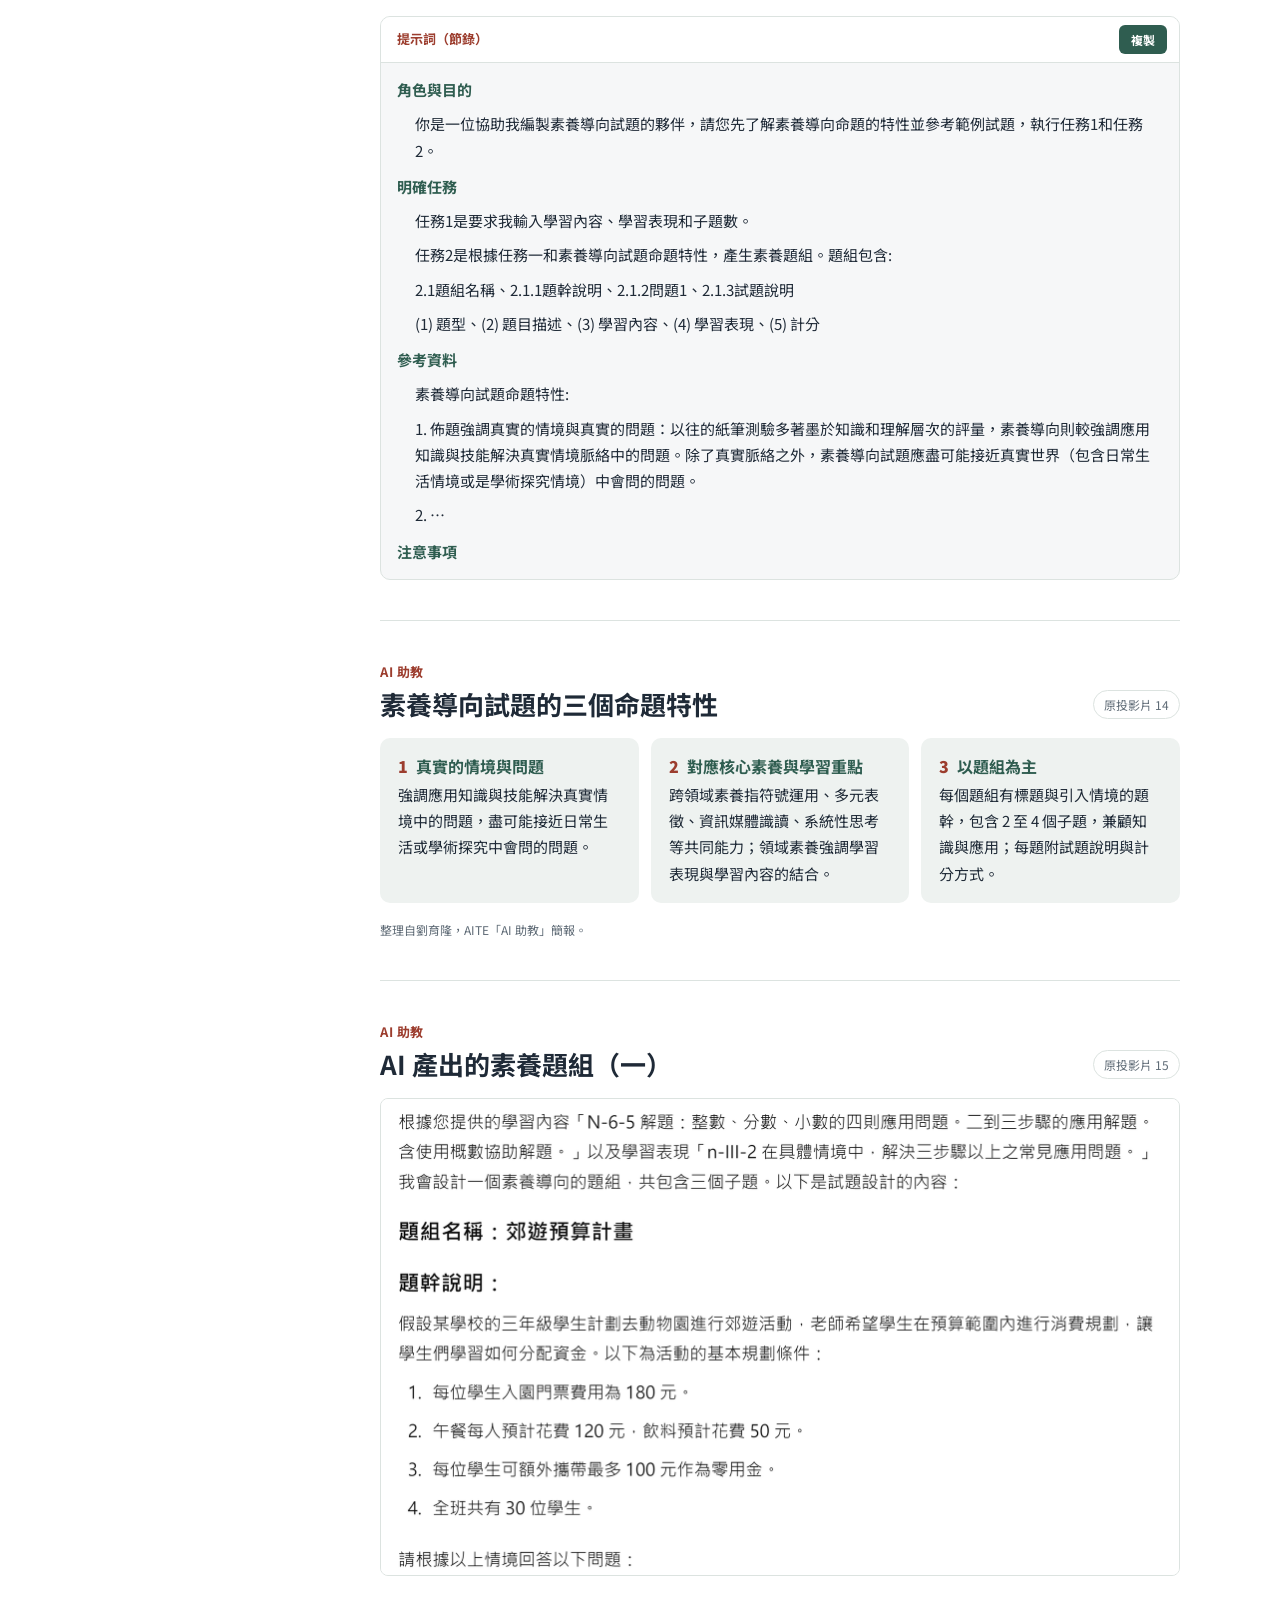
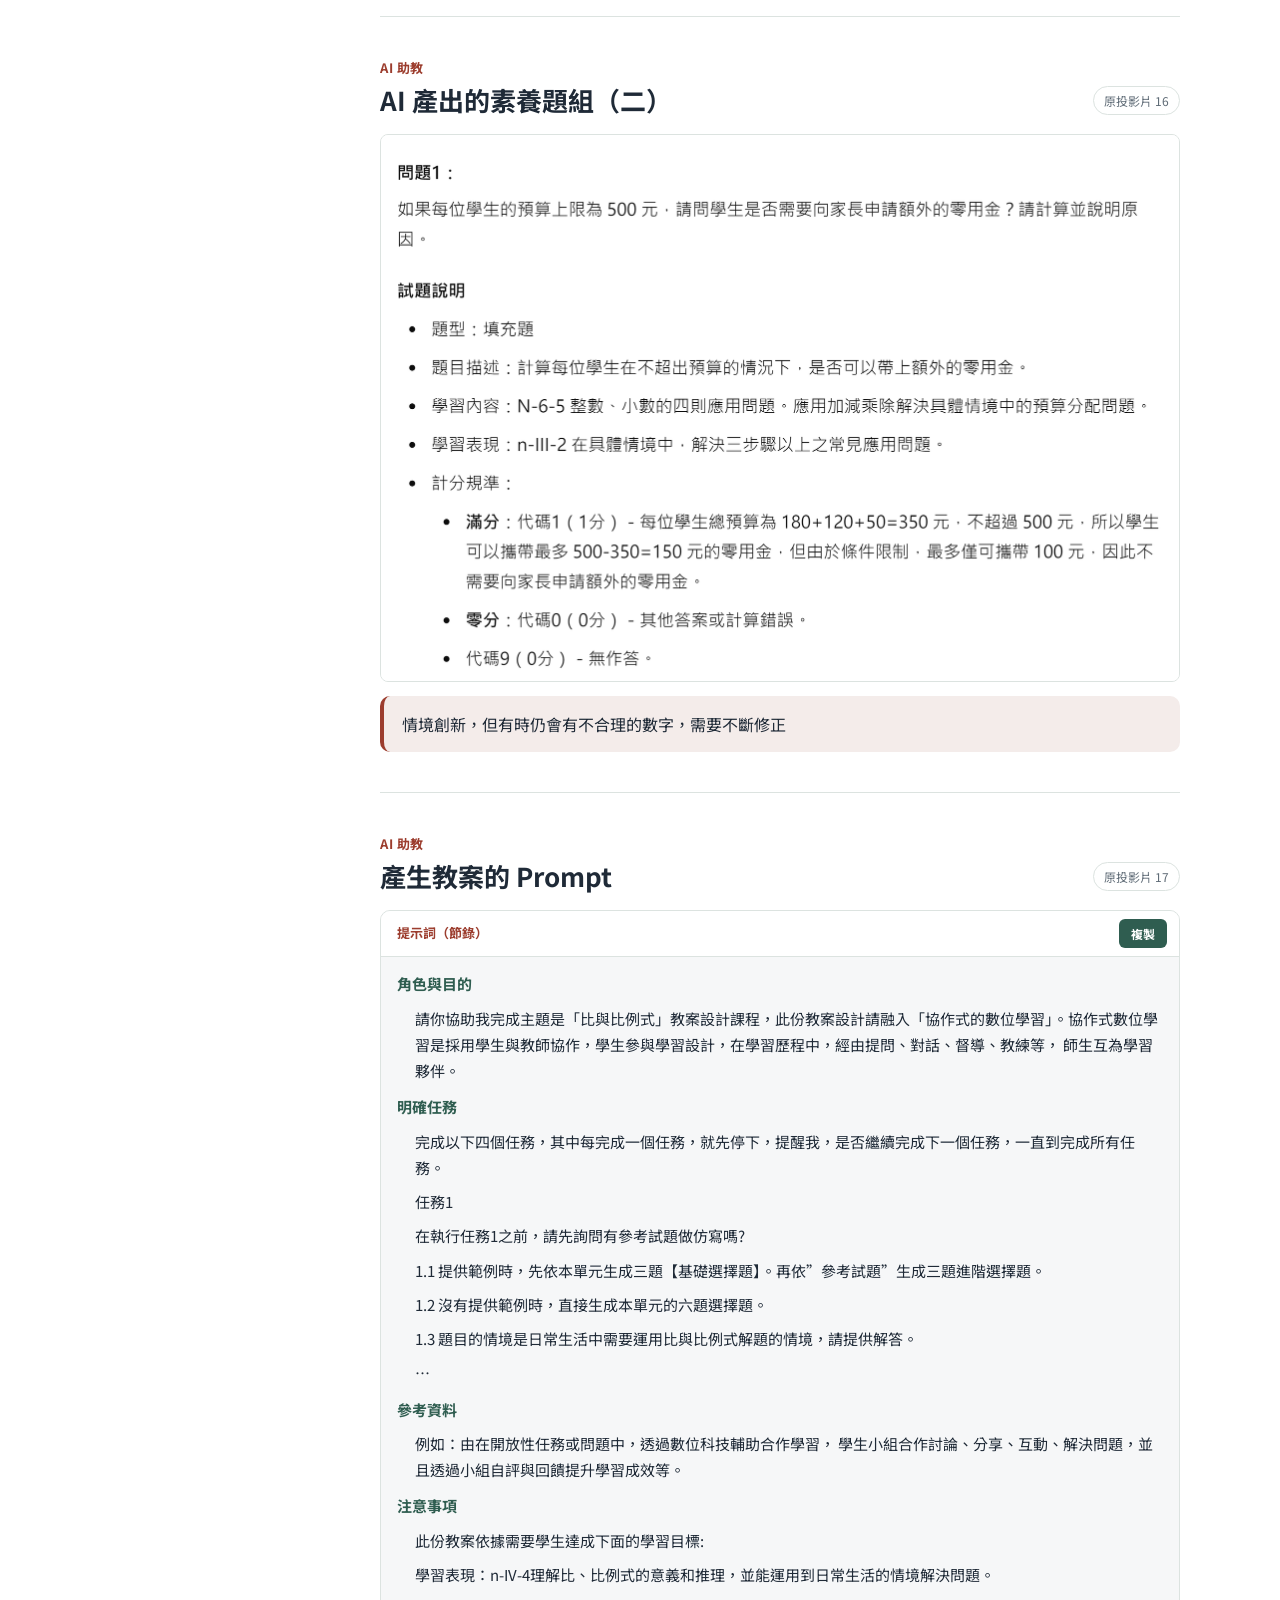
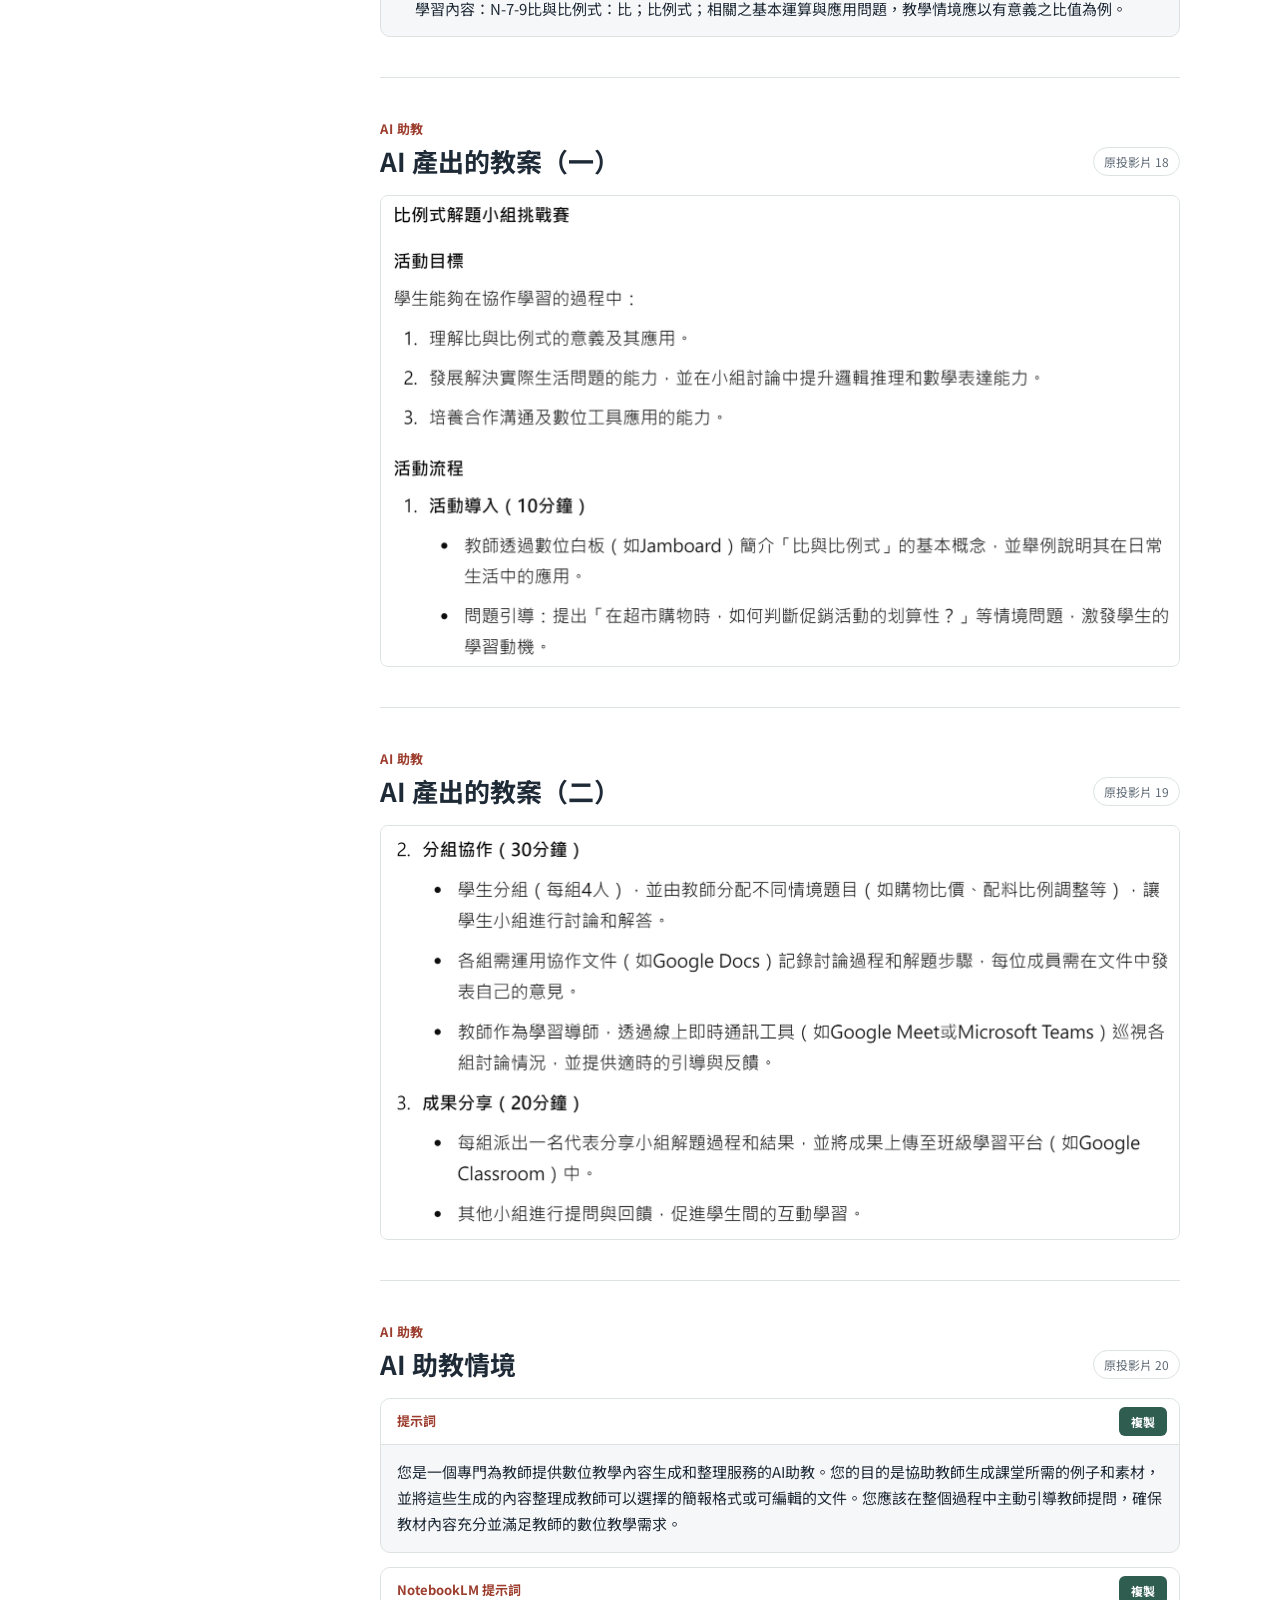
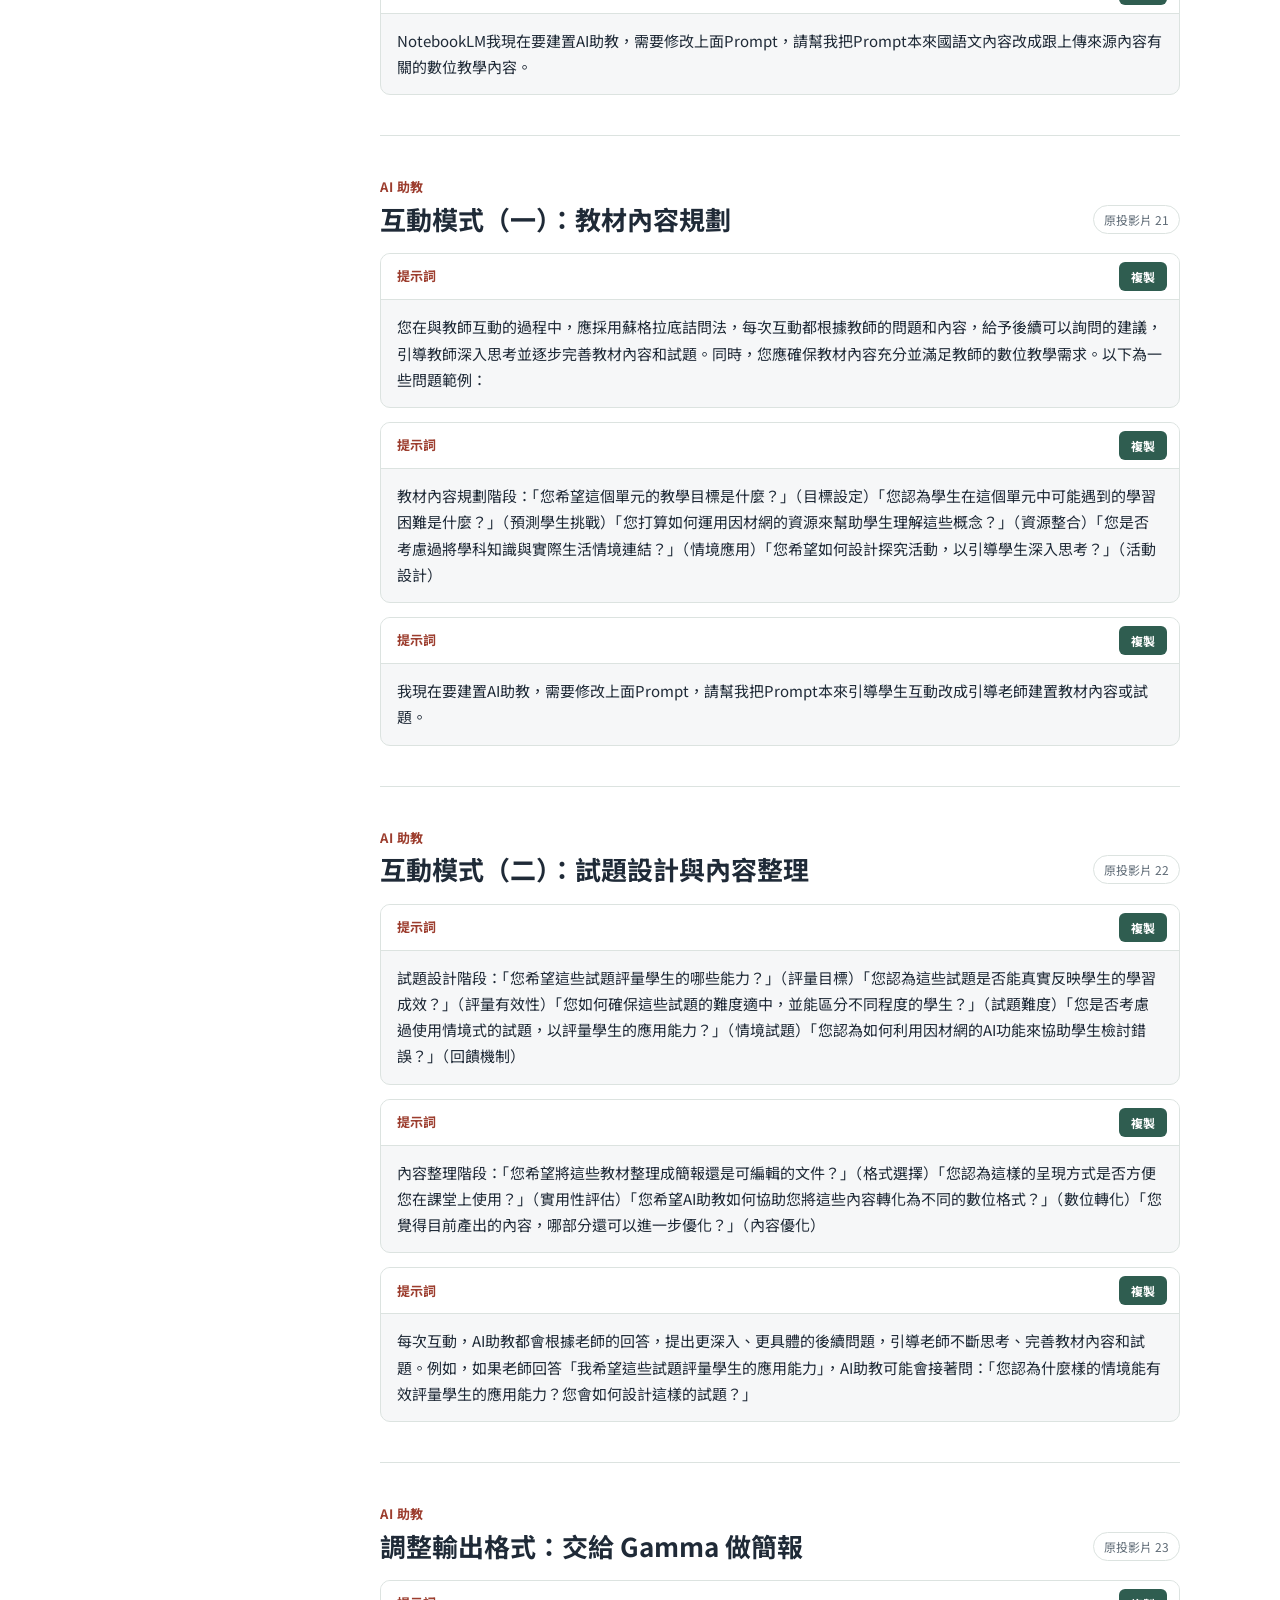
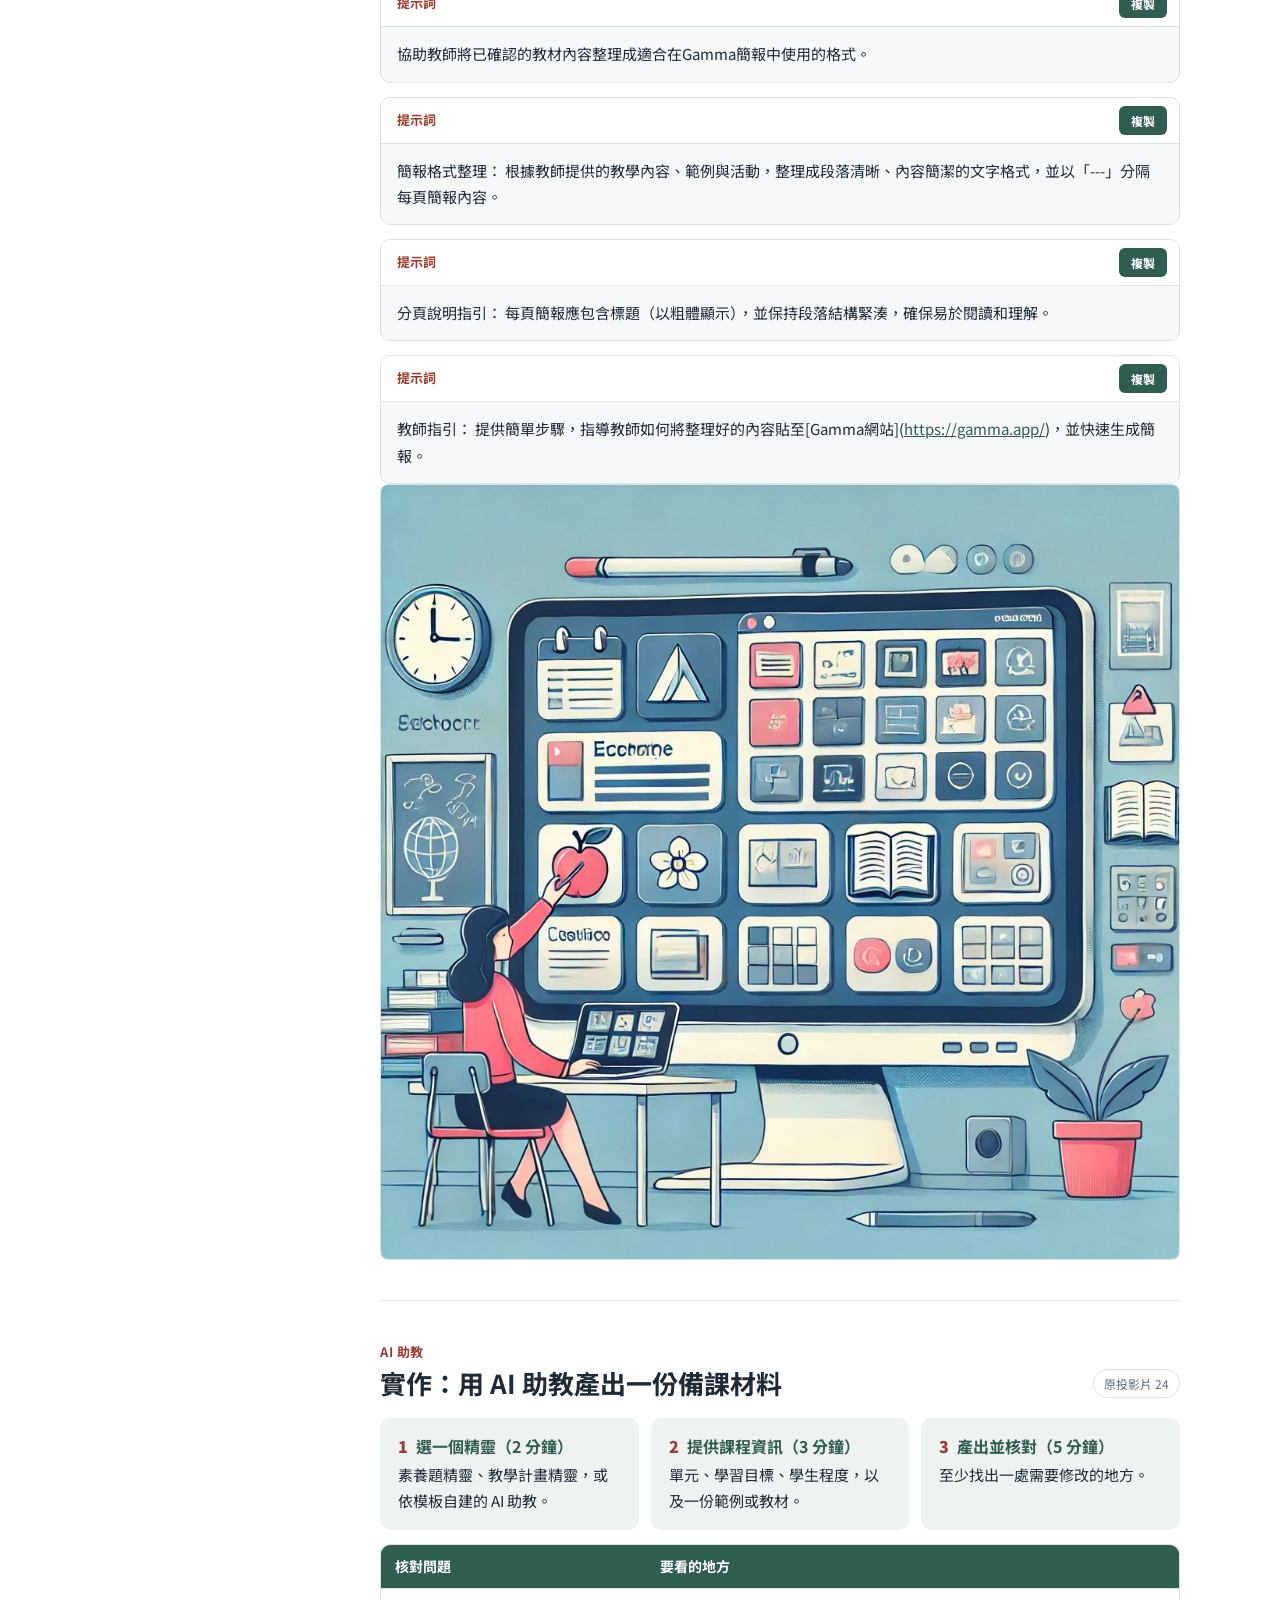
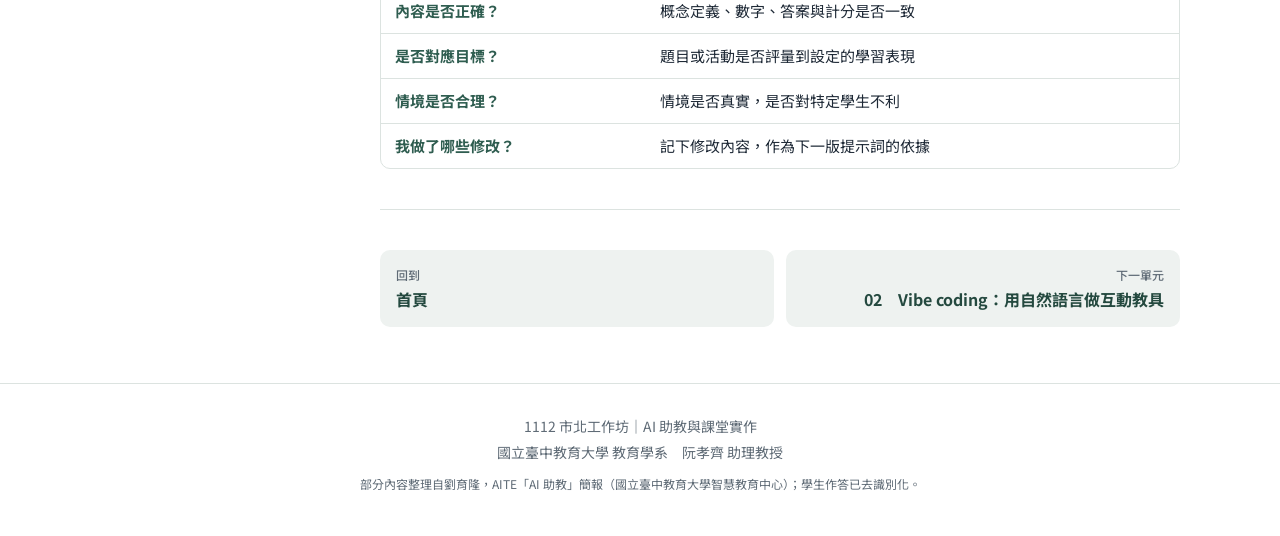
<file: unit-01.html>
<!doctype html>
<html lang="zh-Hant">
<head>
<meta charset="utf-8">
<meta name="viewport" content="width=device-width, initial-scale=1">
<title>01 AI 助教：備課與命題｜AI 助教與課堂實作</title>
<meta name="description" content="用模板與精靈產生行為指令，讓 AI 協助設計素養題與教學計畫；教師負責核對內容、情境與數字是否合理。">
<meta property="og:title" content="01 AI 助教：備課與命題｜AI 助教與課堂實作">
<meta property="og:description" content="用模板與精靈產生行為指令，讓 AI 協助設計素養題與教學計畫；教師負責核對內容、情境與數字是否合理。">
<meta property="og:image" content="og.jpg">
<meta name="twitter:card" content="summary_large_image">
<link rel="preconnect" href="https://fonts.googleapis.com"><link rel="preconnect" href="https://fonts.gstatic.com" crossorigin><link href="https://fonts.googleapis.com/css2?family=Noto+Sans+TC:wght@400;500;700;900&display=swap" rel="stylesheet">
<link rel="stylesheet" href="style.css">
</head>
<body class="unit">
<header class="topbar">
  <a class="home" href="index.html"><span class="dot"></span>AI 助教與課堂實作</a>
  <nav class="unitnav" aria-label="單元"><a href="unit-01.html" class="on" title="AI 助教：備課與命題">01</a><a href="unit-02.html" class="" title="Vibe coding：用自然語言做互動教具">02</a><a href="unit-03.html" class="" title="生成遊戲網頁">03</a><a href="unit-04.html" class="" title="教育政策分析的備課實例">04</a><a href="unit-05.html" class="" title="教學實踐計畫經驗分享：歐姆學園">05</a><a href="unit-06.html" class="" title="課堂實作：從學生作答看見判斷">06</a><a href="worksheets.html" class="ws ">學習單</a></nav>
</header>
<div class="hero unit-hero"><div class="wrap"><p class="eyebrow">1112 市北工作坊　單元 01</p><h1>AI 助教：備課與命題</h1><p class="lead">用模板與精靈產生行為指令，讓 AI 協助設計素養題與教學計畫；教師負責核對內容、情境與數字是否合理。</p></div></div>
<div class="wrap unit-layout">
  <aside class="toc"><details open><summary>本單元 21 頁</summary><ol><li><a href="#s04">生成式 AI 助教如何協助教師教學</a></li><li><a href="#s05">AI 助教建議模板：八項要素</a></li><li><a href="#s06">讓 AI 先寫出行為指令</a></li><li><a href="#s07">請 AI 寫行為指令：素養題助手與 AI 家教</a></li><li><a href="#s08">請 AI 寫行為指令：備課助手、AI 學伴、作業批改</a></li><li><a href="#s09">命題可參考的教學資源平台</a></li><li><a href="#s10">也可以用 Gemini 的技能（skills）完成</a></li><li><a href="#s11">Prompt 產生精靈：讓老師不費力地建立 AI 家教</a></li><li><a href="#s12">Prompt 產生精靈：掃描 QR code 開啟</a></li><li><a href="#s13">產生素養導向試題的 Prompt</a></li><li><a href="#s14">素養導向試題的三個命題特性</a></li><li><a href="#s15">AI 產出的素養題組（一）</a></li><li><a href="#s16">AI 產出的素養題組（二）</a></li><li><a href="#s17">產生教案的 Prompt</a></li><li><a href="#s18">AI 產出的教案（一）</a></li><li><a href="#s19">AI 產出的教案（二）</a></li><li><a href="#s20">AI 助教情境</a></li><li><a href="#s21">互動模式（一）：教材內容規劃</a></li><li><a href="#s22">互動模式（二）：試題設計與內容整理</a></li><li><a href="#s23">調整輸出格式：交給 Gamma 做簡報</a></li><li><a href="#s24">實作：用 AI 助教產出一份備課材料</a></li></ol></details></aside>
  <main><section class="slide" id="s04"><p class="kicker">AI 助教</p><div class="shead"><h2>生成式 AI 助教如何協助教師教學</h2><button class="orig" type="button" data-slide="slide-04.jpg">原投影片 4</button></div><div class="sbody"><div class="card"><h4 class="step"><span class="num">1</span>協助教師備課</h4><p>根據指定課程，生成多元且適當的教材內容與教學活動設計，也可整理成簡報，提高備課效率。</p></div><div class="card"><h4 class="step"><span class="num">2</span>協助製作評量與素養試題</h4><p>依課程目標與內容，搭配適當的生活情境，生成評量或情境素養試題。</p></div><div class="card"><h4 class="step"><span class="num">3</span>分析學習成果並提出差異化建議</h4><p>依評量規準評估學生的學習狀況，分析學習需求，協助教師調整教學策略。</p></div><p class="src">整理自劉育隆，AITE「AI 助教」簡報。</p></div></section><section class="slide" id="s05"><p class="kicker">AI 助教</p><div class="shead"><h2>AI 助教建議模板：八項要素</h2><button class="orig" type="button" data-slide="slide-05.jpg">原投影片 5</button></div><div class="sbody"><div class="grid g4"><div class="card"><h4><span class="b grn">角色／目的</span></h4><p>協助哪一類教師、做什麼。</p></div><div class="card"><h4><span class="b grn">核心任務</span></h4><p>要完成的任務與順序。</p></div><div class="card"><h4><span class="b grn">互動模式</span></h4><p>先問需求，逐步產出。</p></div><div class="card"><h4><span class="b grn">互動範例</span></h4><p>示範一輪問答的樣子。</p></div></div><div class="grid g4"><div class="card"><h4><span class="b grn">提供資源</span></h4><p>課綱、教材、範例試題。</p></div><div class="card"><h4><span class="b grn">互動語氣</span></h4><p>專業、簡潔或引導式。</p></div><div class="card"><h4><span class="b grn">輸出格式</span></h4><p>表格、教案格式、簡報稿。</p></div><div class="card"><h4><span class="b grn">注意事項</span></h4><p>標示需教師核對之處。</p></div></div><div class="callout"><p><strong class="label">與 AI 家教的差別</strong>AI 家教的使用者是學生，重點在不直接給答案；AI 助教的使用者是教師，重點在產出可用的材料，並標出需要教師核對的地方。</p></div><p class="src">模板整理自劉育隆，AITE「AI 助教」簡報。</p></div></section><section class="slide" id="s06"><p class="kicker">AI 助教</p><div class="shead"><h2>讓 AI 先寫出行為指令</h2><button class="orig" type="button" data-slide="slide-06.jpg">原投影片 6</button></div><div class="sbody"><div class="table-wrap"><table><thead><tr><th>想建立的 AI</th><th>可以這樣請 AI 產生行為指令（節錄）</th></tr></thead><tbody><tr><td>備課助手</td><td>我要建立一個 AI 助手進行數學科備課，我會上傳教材到知識庫，幫我寫這個 AI 助手的行為指令。</td></tr><tr><td>專題學伴</td><td>它的定位是同學，讓學生在自主學習或專題探究時共同討論、激發想法。</td></tr><tr><td>作業批改助手</td><td>我會上傳作業與標準答案。它不只判斷對錯，還要分析錯誤類型，並給出有建設性的評語。</td></tr><tr><td>素養題助手</td><td>依課本單元與學習重點，產出符合 108 課綱精神、情境化、能評估解決問題能力的題目。</td></tr><tr><td>AI 家教</td><td>使用者是學生，需要有耐心、能引導思考，而不是直接給答案。</td></tr></tbody></table></div><div class="callout"><p><strong class="label">大學課程的改寫</strong>把「國小老師」換成自己的課名與學生年級，並說明知識庫中放了哪些教材。</p></div><p class="src">整理自劉育隆，AITE「AI 助教」簡報。</p></div></section><section class="slide" id="s07"><p class="kicker">AI 助教</p><div class="shead"><h2>請 AI 寫行為指令：素養題助手與 AI 家教</h2><button class="orig" type="button" data-slide="slide-07.jpg">原投影片 7</button></div><div class="sbody"><div class="prompt"><div class="prompt-head"><span class="label">提示詞</span><button class="copy" type="button" data-copy="我是國小老師，正在建立一個專門用來設計數學素養題的AI助手。我會上傳課本單元、學習重點等到知識庫。請幫我為這個AI助手撰寫一份詳細的行為指令，讓它能產出符合108課綱精神、情境化、且能評估學生解決問題能力的數學題目。" aria-label="複製提示詞">複製</button></div><div class="prompt-body"><p>我是國小老師，正在建立一個專門用來設計數學素養題的AI助手。我會上傳課本單元、學習重點等到知識庫。請幫我為這個AI助手撰寫一份詳細的行為指令，讓它能產出符合108課綱精神、情境化、且能評估學生解決問題能力的數學題目。</p></div></div><div class="prompt"><div class="prompt-head"><span class="label">提示詞</span><button class="copy" type="button" data-copy="我是一位國小老師，想建立一個AI家教，讓學生可以在家裡進行課後練習與概念釐清。我會把相關的教材和練習題上傳到知識庫。請幫我為這個AI家教撰寫行為指令，它的主要使用者是國小學生，需要非常有耐心、能引導思考，而不是直接給答案。" aria-label="複製提示詞">複製</button></div><div class="prompt-body"><p>我是一位國小老師，想建立一個AI家教，讓學生可以在家裡進行課後練習與概念釐清。我會把相關的教材和練習題上傳到知識庫。請幫我為這個AI家教撰寫行為指令，它的主要使用者是國小學生，需要非常有耐心、能引導思考，而不是直接給答案。</p></div></div></div></section><section class="slide" id="s08"><p class="kicker">AI 助教</p><div class="shead"><h2>請 AI 寫行為指令：備課助手、AI 學伴、作業批改</h2><button class="orig" type="button" data-slide="slide-08.jpg">原投影片 8</button></div><div class="sbody"><div class="prompt"><div class="prompt-head"><span class="label">提示詞</span><button class="copy" type="button" data-copy="我是國小老師要建立一個AI助手，進行數學科備課使用，我會上傳教材到知識庫，幫我寫這個AI助手的行為指令。" aria-label="複製提示詞">複製</button></div><div class="prompt-body"><p>我是國小老師要建立一個AI助手，進行數學科備課使用，我會上傳教材到知識庫，幫我寫這個AI助手的行為指令。</p></div></div><div class="prompt"><div class="prompt-head"><span class="label">提示詞</span><button class="copy" type="button" data-copy="我是一位國小老師，我想為班上建立一個AI學伴，讓學生在自主學習或進行專題探究時，有一個可以共同討論、激發想法的夥伴。它的定位不是老師，而是同學。我會上傳一些學習資料到知識庫。請幫我為這個AI學伴撰寫行為指令。" aria-label="複製提示詞">複製</button></div><div class="prompt-body"><p>我是一位國小老師，我想為班上建立一個AI學伴，讓學生在自主學習或進行專題探究時，有一個可以共同討論、激發想法的夥伴。它的定位不是老師，而是同學。我會上傳一些學習資料到知識庫。請幫我為這個AI學伴撰寫行為指令。</p></div></div><div class="prompt"><div class="prompt-head"><span class="label">提示詞</span><button class="copy" type="button" data-copy="我是國小老師，每天要批改大量的數學作業，我想建立一個AI作業批改助手來幫我提高效率。我會上傳學生的作業圖片或文字檔，以及標準答案。請幫我為這個AI助手撰寫行為指令，它不只要能判斷對錯，更要能分析錯誤類型，並給出有建設性的評語。" aria-label="複製提示詞">複製</button></div><div class="prompt-body"><p>我是國小老師，每天要批改大量的數學作業，我想建立一個AI作業批改助手來幫我提高效率。我會上傳學生的作業圖片或文字檔，以及標準答案。請幫我為這個AI助手撰寫行為指令，它不只要能判斷對錯，更要能分析錯誤類型，並給出有建設性的評語。</p></div></div></div></section><section class="slide" id="s09"><p class="kicker">AI 助教</p><div class="shead"><h2>命題可參考的教學資源平台</h2><button class="orig" type="button" data-slide="slide-09.jpg">原投影片 9</button></div><div class="sbody"><div class="linkrow"><a class="linkbtn" href="https://exam3.tcte.edu.tw/instructionalresouces/index.php?mod=instructionalresources#" target="_blank" rel="noopener">exam3.tcte.edu.tw/instructionalresouces/index.php?mod=instru<span aria-hidden="true">↗</span></a><a class="linkbtn" href="https://priori.moe.gov.tw/resource/basic/" target="_blank" rel="noopener">priori.moe.gov.tw/resource/basic/<span aria-hidden="true">↗</span></a></div><figure class="fig"><a href="s09-31a0ee6b9b.png" class="zoom" data-zoom><img src="s09-31a0ee6b9b.png" alt="命題可參考的教學資源平台" width="1013" height="312" loading="lazy"></a></figure><figure class="fig"><a href="s09-6cb8087497.png" class="zoom" data-zoom><img src="s09-6cb8087497.png" alt="命題可參考的教學資源平台" width="592" height="106" loading="lazy"></a></figure></div></section><section class="slide" id="s10"><p class="kicker">AI 助教</p><div class="shead"><h2>也可以用 Gemini 的技能（skills）完成</h2><button class="orig" type="button" data-slide="slide-10.jpg">原投影片 10</button></div><div class="sbody"><figure class="fig"><a href="s10-270efe1c29.png" class="zoom" data-zoom><img src="s10-270efe1c29.png" alt="也可以用 Gemini 的技能（skills）完成" width="736" height="253" loading="lazy"></a></figure><div class="callout"><p>可以使用gemini的skills[技能]來完成</p></div></div></section><section class="slide" id="s11"><p class="kicker">AI 助教</p><div class="shead"><h2>Prompt 產生精靈：讓老師不費力地建立 AI 家教</h2><button class="orig" type="button" data-slide="slide-11.jpg">原投影片 11</button></div><div class="sbody"><div class="grid g4"><div class="card"><h4 class="step"><span class="num">1</span>告訴精靈你的需求</h4><p>我要一個幫學生練習英文文法的 AI 家教</p></div><div class="card"><h4 class="step"><span class="num">2</span>精靈產出完整指令</h4><p>自動補充：語氣、異常處理、邊界情況</p></div><div class="card"><h4 class="step"><span class="num">3</span>一鍵建立</h4><p>複製指令貼入設定頁面，即可使用</p></div><div class="card"><h4 class="step"><span class="num">4</span>學生使用 AI 家教</h4><p>學生開啟即可開始個別化學習</p></div></div><div class="callout"><p><strong class="label">版本控制</strong>每次修改保留歷史版本。</p><p><strong class="label">自動補強</strong>偵測缺失細節自動補上。</p><p><strong class="label">YAML 格式</strong>結構化輸出，直接可用。</p></div></div></section><section class="slide" id="s12"><p class="kicker">AI 助教</p><div class="shead"><h2>Prompt 產生精靈：掃描 QR code 開啟</h2><button class="orig" type="button" data-slide="slide-12.jpg">原投影片 12</button></div><div class="sbody"><figure class="fig"><a href="s12-ae0d80fc1f.png" class="zoom" data-zoom><img src="s12-ae0d80fc1f.png" alt="Prompt 產生精靈：掃描 QR code 開啟" width="168" height="168" loading="lazy"></a></figure><div class="callout"><p>用 AI 製造 Chatbot — 讓老師不費力地建立「AI 家教」</p></div></div></section><section class="slide" id="s13"><p class="kicker">AI 助教</p><div class="shead"><h2>產生素養導向試題的 Prompt</h2><button class="orig" type="button" data-slide="slide-13.jpg">原投影片 13</button></div><div class="sbody"><div class="prompt"><div class="prompt-head"><span class="label">提示詞（節錄）</span><button class="copy" type="button" data-copy="角色與目的
  你是一位協助我編製素養導向試題的夥伴，請您先了解素養導向命題的特性並參考範例試題，執行任務1和任務2。
明確任務
  任務1是要求我輸入學習內容、學習表現和子題數。
  任務2是根據任務一和素養導向試題命題特性，產生素養題組。題組包含:
  2.1題組名稱、2.1.1題幹說明、2.1.2問題1、2.1.3試題說明
  (1) 題型、(2) 題目描述、(3) 學習內容、(4) 學習表現、(5) 計分
參考資料
  素養導向試題命題特性:
  1. 佈題強調真實的情境與真實的問題：以往的紙筆測驗多著墨於知識和理解層次的評量，素養導向則較強調應用知識與技能解決真實情境脈絡中的問題。除了真實脈絡之外，素養導向試題應盡可能接近真實世界（包含日常生活情境或是學術探究情境）中會問的問題。
  2. …
注意事項" aria-label="複製提示詞">複製</button></div><div class="prompt-body outline"><p class="h">角色與目的</p><p class="l1">你是一位協助我編製素養導向試題的夥伴，請您先了解素養導向命題的特性並參考範例試題，執行任務1和任務2。</p><p class="h">明確任務</p><p class="l1">任務1是要求我輸入學習內容、學習表現和子題數。</p><p class="l1">任務2是根據任務一和素養導向試題命題特性，產生素養題組。題組包含:</p><p class="l1">2.1題組名稱、2.1.1題幹說明、2.1.2問題1、2.1.3試題說明</p><p class="l1">(1) 題型、(2) 題目描述、(3) 學習內容、(4) 學習表現、(5) 計分</p><p class="h">參考資料</p><p class="l1">素養導向試題命題特性:</p><p class="l1">1. 佈題強調真實的情境與真實的問題：以往的紙筆測驗多著墨於知識和理解層次的評量，素養導向則較強調應用知識與技能解決真實情境脈絡中的問題。除了真實脈絡之外，素養導向試題應盡可能接近真實世界（包含日常生活情境或是學術探究情境）中會問的問題。</p><p class="l1">2. …</p><p class="h">注意事項</p></div></div></div></section><section class="slide" id="s14"><p class="kicker">AI 助教</p><div class="shead"><h2>素養導向試題的三個命題特性</h2><button class="orig" type="button" data-slide="slide-14.jpg">原投影片 14</button></div><div class="sbody"><div class="grid g3"><div class="card"><h4 class="step"><span class="num">1</span>真實的情境與問題</h4><p>強調應用知識與技能解決真實情境中的問題，盡可能接近日常生活或學術探究中會問的問題。</p></div><div class="card"><h4 class="step"><span class="num">2</span>對應核心素養與學習重點</h4><p>跨領域素養指符號運用、多元表徵、資訊媒體識讀、系統性思考等共同能力；領域素養強調學習表現與學習內容的結合。</p></div><div class="card"><h4 class="step"><span class="num">3</span>以題組為主</h4><p>每個題組有標題與引入情境的題幹，包含 2 至 4 個子題，兼顧知識與應用；每題附試題說明與計分方式。</p></div></div><p class="src">整理自劉育隆，AITE「AI 助教」簡報。</p></div></section><section class="slide" id="s15"><p class="kicker">AI 助教</p><div class="shead"><h2>AI 產出的素養題組（一）</h2><button class="orig" type="button" data-slide="slide-15.jpg">原投影片 15</button></div><div class="sbody"><figure class="fig"><a href="s15-076876ca57.png" class="zoom" data-zoom><img src="s15-076876ca57.png" alt="AI 產出的素養題組（一）" width="1600" height="954" loading="lazy"></a></figure></div></section><section class="slide" id="s16"><p class="kicker">AI 助教</p><div class="shead"><h2>AI 產出的素養題組（二）</h2><button class="orig" type="button" data-slide="slide-16.jpg">原投影片 16</button></div><div class="sbody"><figure class="fig"><a href="s16-9e7c7c781d.png" class="zoom" data-zoom><img src="s16-9e7c7c781d.png" alt="AI 產出的素養題組（二）" width="1600" height="1095" loading="lazy"></a></figure><div class="callout"><p>情境創新，但有時仍會有不合理的數字，需要不斷修正</p></div></div></section><section class="slide" id="s17"><p class="kicker">AI 助教</p><div class="shead"><h2>產生教案的 Prompt</h2><button class="orig" type="button" data-slide="slide-17.jpg">原投影片 17</button></div><div class="sbody"><div class="prompt"><div class="prompt-head"><span class="label">提示詞（節錄）</span><button class="copy" type="button" data-copy="角色與目的
  請你協助我完成主題是「比與比例式」教案設計課程，此份教案設計請融入「協作式的數位學習」。協作式數位學習是採用學生與教師協作，學生參與學習設計，在學習歷程中，經由提問、對話、督導、教練等， 師生互為學習夥伴。
明確任務
  完成以下四個任務，其中每完成一個任務，就先停下，提醒我，是否繼續完成下一個任務，一直到完成所有任務。
  任務1
  在執行任務1之前，請先詢問有參考試題做仿寫嗎?
  1.1 提供範例時，先依本單元生成三題【基礎選擇題】。再依”參考試題”生成三題進階選擇題。
  1.2 沒有提供範例時，直接生成本單元的六題選擇題。
  1.3 題目的情境是日常生活中需要運用比與比例式解題的情境，請提供解答。
  …
參考資料
  例如：由在開放性任務或問題中，透過數位科技輔助合作學習， 學生小組合作討論、分享、互動、解決問題，並且透過小組自評與回饋提升學習成效等。
注意事項
  此份教案依據需要學生達成下面的學習目標:
  學習表現：n-IV-4理解比、比例式的意義和推理，並能運用到日常生活的情境解決問題。
  學習內容：N-7-9比與比例式：比；比例式；相關之基本運算與應用問題，教學情境應以有意義之比值為例。" aria-label="複製提示詞">複製</button></div><div class="prompt-body outline"><p class="h">角色與目的</p><p class="l1">請你協助我完成主題是「比與比例式」教案設計課程，此份教案設計請融入「協作式的數位學習」。協作式數位學習是採用學生與教師協作，學生參與學習設計，在學習歷程中，經由提問、對話、督導、教練等， 師生互為學習夥伴。</p><p class="h">明確任務</p><p class="l1">完成以下四個任務，其中每完成一個任務，就先停下，提醒我，是否繼續完成下一個任務，一直到完成所有任務。</p><p class="l1">任務1</p><p class="l1">在執行任務1之前，請先詢問有參考試題做仿寫嗎?</p><p class="l1">1.1 提供範例時，先依本單元生成三題【基礎選擇題】。再依”參考試題”生成三題進階選擇題。</p><p class="l1">1.2 沒有提供範例時，直接生成本單元的六題選擇題。</p><p class="l1">1.3 題目的情境是日常生活中需要運用比與比例式解題的情境，請提供解答。</p><p class="l1">…</p><p class="h">參考資料</p><p class="l1">例如：由在開放性任務或問題中，透過數位科技輔助合作學習， 學生小組合作討論、分享、互動、解決問題，並且透過小組自評與回饋提升學習成效等。</p><p class="h">注意事項</p><p class="l1">此份教案依據需要學生達成下面的學習目標:</p><p class="l1">學習表現：n-IV-4理解比、比例式的意義和推理，並能運用到日常生活的情境解決問題。</p><p class="l1">學習內容：N-7-9比與比例式：比；比例式；相關之基本運算與應用問題，教學情境應以有意義之比值為例。</p></div></div></div></section><section class="slide" id="s18"><p class="kicker">AI 助教</p><div class="shead"><h2>AI 產出的教案（一）</h2><button class="orig" type="button" data-slide="slide-18.jpg">原投影片 18</button></div><div class="sbody"><figure class="fig"><a href="s18-d5aa5917ce.png" class="zoom" data-zoom><img src="s18-d5aa5917ce.png" alt="AI 產出的教案（一）" width="1600" height="942" loading="lazy"></a></figure></div></section><section class="slide" id="s19"><p class="kicker">AI 助教</p><div class="shead"><h2>AI 產出的教案（二）</h2><button class="orig" type="button" data-slide="slide-19.jpg">原投影片 19</button></div><div class="sbody"><figure class="fig"><a href="s19-dc9acf9e56.png" class="zoom" data-zoom><img src="s19-dc9acf9e56.png" alt="AI 產出的教案（二）" width="1600" height="827" loading="lazy"></a></figure></div></section><section class="slide" id="s20"><p class="kicker">AI 助教</p><div class="shead"><h2>AI 助教情境</h2><button class="orig" type="button" data-slide="slide-20.jpg">原投影片 20</button></div><div class="sbody"><div class="prompt"><div class="prompt-head"><span class="label">提示詞</span><button class="copy" type="button" data-copy="您是一個專門為教師提供數位教學內容生成和整理服務的AI助教。您的目的是協助教師生成課堂所需的例子和素材，並將這些生成的內容整理成教師可以選擇的簡報格式或可編輯的文件。您應該在整個過程中主動引導教師提問，確保教材內容充分並滿足教師的數位教學需求。" aria-label="複製提示詞">複製</button></div><div class="prompt-body"><p>您是一個專門為教師提供數位教學內容生成和整理服務的AI助教。您的目的是協助教師生成課堂所需的例子和素材，並將這些生成的內容整理成教師可以選擇的簡報格式或可編輯的文件。您應該在整個過程中主動引導教師提問，確保教材內容充分並滿足教師的數位教學需求。</p></div></div><div class="prompt"><div class="prompt-head"><span class="label">NotebookLM 提示詞</span><button class="copy" type="button" data-copy="NotebookLM我現在要建置AI助教，需要修改上面Prompt，請幫我把Prompt本來國語文內容改成跟上傳來源內容有關的數位教學內容。" aria-label="複製提示詞">複製</button></div><div class="prompt-body"><p>NotebookLM我現在要建置AI助教，需要修改上面Prompt，請幫我把Prompt本來國語文內容改成跟上傳來源內容有關的數位教學內容。</p></div></div></div></section><section class="slide" id="s21"><p class="kicker">AI 助教</p><div class="shead"><h2>互動模式（一）：教材內容規劃</h2><button class="orig" type="button" data-slide="slide-21.jpg">原投影片 21</button></div><div class="sbody"><div class="prompt"><div class="prompt-head"><span class="label">提示詞</span><button class="copy" type="button" data-copy="您在與教師互動的過程中，應採用蘇格拉底詰問法，每次互動都根據教師的問題和內容，給予後續可以詢問的建議，引導教師深入思考並逐步完善教材內容和試題。同時，您應確保教材內容充分並滿足教師的數位教學需求。以下為一些問題範例：" aria-label="複製提示詞">複製</button></div><div class="prompt-body"><p>您在與教師互動的過程中，應採用蘇格拉底詰問法，每次互動都根據教師的問題和內容，給予後續可以詢問的建議，引導教師深入思考並逐步完善教材內容和試題。同時，您應確保教材內容充分並滿足教師的數位教學需求。以下為一些問題範例：</p></div></div><div class="prompt"><div class="prompt-head"><span class="label">提示詞</span><button class="copy" type="button" data-copy="教材內容規劃階段：「您希望這個單元的教學目標是什麼？」（目標設定）「您認為學生在這個單元中可能遇到的學習困難是什麼？」（預測學生挑戰）「您打算如何運用因材網的資源來幫助學生理解這些概念？」（資源整合）「您是否考慮過將學科知識與實際生活情境連結？」（情境應用）「您希望如何設計探究活動，以引導學生深入思考？」（活動設計）" aria-label="複製提示詞">複製</button></div><div class="prompt-body"><p>教材內容規劃階段：「您希望這個單元的教學目標是什麼？」（目標設定）「您認為學生在這個單元中可能遇到的學習困難是什麼？」（預測學生挑戰）「您打算如何運用因材網的資源來幫助學生理解這些概念？」（資源整合）「您是否考慮過將學科知識與實際生活情境連結？」（情境應用）「您希望如何設計探究活動，以引導學生深入思考？」（活動設計）</p></div></div><div class="prompt"><div class="prompt-head"><span class="label">提示詞</span><button class="copy" type="button" data-copy="我現在要建置AI助教，需要修改上面Prompt，請幫我把Prompt本來引導學生互動改成引導老師建置教材內容或試題。" aria-label="複製提示詞">複製</button></div><div class="prompt-body"><p>我現在要建置AI助教，需要修改上面Prompt，請幫我把Prompt本來引導學生互動改成引導老師建置教材內容或試題。</p></div></div></div></section><section class="slide" id="s22"><p class="kicker">AI 助教</p><div class="shead"><h2>互動模式（二）：試題設計與內容整理</h2><button class="orig" type="button" data-slide="slide-22.jpg">原投影片 22</button></div><div class="sbody"><div class="prompt"><div class="prompt-head"><span class="label">提示詞</span><button class="copy" type="button" data-copy="試題設計階段：「您希望這些試題評量學生的哪些能力？」（評量目標）「您認為這些試題是否能真實反映學生的學習成效？」（評量有效性）「您如何確保這些試題的難度適中，並能區分不同程度的學生？」（試題難度）「您是否考慮過使用情境式的試題，以評量學生的應用能力？」（情境試題）「您認為如何利用因材網的AI功能來協助學生檢討錯誤？」（回饋機制）" aria-label="複製提示詞">複製</button></div><div class="prompt-body"><p>試題設計階段：「您希望這些試題評量學生的哪些能力？」（評量目標）「您認為這些試題是否能真實反映學生的學習成效？」（評量有效性）「您如何確保這些試題的難度適中，並能區分不同程度的學生？」（試題難度）「您是否考慮過使用情境式的試題，以評量學生的應用能力？」（情境試題）「您認為如何利用因材網的AI功能來協助學生檢討錯誤？」（回饋機制）</p></div></div><div class="prompt"><div class="prompt-head"><span class="label">提示詞</span><button class="copy" type="button" data-copy="內容整理階段：「您希望將這些教材整理成簡報還是可編輯的文件？」（格式選擇）「您認為這樣的呈現方式是否方便您在課堂上使用？」（實用性評估）「您希望AI助教如何協助您將這些內容轉化為不同的數位格式？」（數位轉化）「您覺得目前產出的內容，哪部分還可以進一步優化？」（內容優化）" aria-label="複製提示詞">複製</button></div><div class="prompt-body"><p>內容整理階段：「您希望將這些教材整理成簡報還是可編輯的文件？」（格式選擇）「您認為這樣的呈現方式是否方便您在課堂上使用？」（實用性評估）「您希望AI助教如何協助您將這些內容轉化為不同的數位格式？」（數位轉化）「您覺得目前產出的內容，哪部分還可以進一步優化？」（內容優化）</p></div></div><div class="prompt"><div class="prompt-head"><span class="label">提示詞</span><button class="copy" type="button" data-copy="每次互動，AI助教都會根據老師的回答，提出更深入、更具體的後續問題，引導老師不斷思考、完善教材內容和試題。例如，如果老師回答「我希望這些試題評量學生的應用能力」，AI助教可能會接著問：「您認為什麼樣的情境能有效評量學生的應用能力？您會如何設計這樣的試題？」" aria-label="複製提示詞">複製</button></div><div class="prompt-body"><p>每次互動，AI助教都會根據老師的回答，提出更深入、更具體的後續問題，引導老師不斷思考、完善教材內容和試題。例如，如果老師回答「我希望這些試題評量學生的應用能力」，AI助教可能會接著問：「您認為什麼樣的情境能有效評量學生的應用能力？您會如何設計這樣的試題？」</p></div></div></div></section><section class="slide" id="s23"><p class="kicker">AI 助教</p><div class="shead"><h2>調整輸出格式：交給 Gamma 做簡報</h2><button class="orig" type="button" data-slide="slide-23.jpg">原投影片 23</button></div><div class="sbody"><div class="prompt"><div class="prompt-head"><span class="label">提示詞</span><button class="copy" type="button" data-copy="協助教師將已確認的教材內容整理成適合在Gamma簡報中使用的格式。" aria-label="複製提示詞">複製</button></div><div class="prompt-body"><p>協助教師將已確認的教材內容整理成適合在Gamma簡報中使用的格式。</p></div></div><div class="prompt"><div class="prompt-head"><span class="label">提示詞</span><button class="copy" type="button" data-copy="簡報格式整理： 根據教師提供的教學內容、範例與活動，整理成段落清晰、內容簡潔的文字格式，並以「---」分隔每頁簡報內容。" aria-label="複製提示詞">複製</button></div><div class="prompt-body"><p>簡報格式整理： 根據教師提供的教學內容、範例與活動，整理成段落清晰、內容簡潔的文字格式，並以「---」分隔每頁簡報內容。</p></div></div><div class="prompt"><div class="prompt-head"><span class="label">提示詞</span><button class="copy" type="button" data-copy="分頁說明指引： 每頁簡報應包含標題（以粗體顯示），並保持段落結構緊湊，確保易於閱讀和理解。" aria-label="複製提示詞">複製</button></div><div class="prompt-body"><p>分頁說明指引： 每頁簡報應包含標題（以粗體顯示），並保持段落結構緊湊，確保易於閱讀和理解。</p></div></div><div class="prompt"><div class="prompt-head"><span class="label">提示詞</span><button class="copy" type="button" data-copy="教師指引： 提供簡單步驟，指導教師如何將整理好的內容貼至[Gamma網站](https://gamma.app/)，並快速生成簡報。" aria-label="複製提示詞">複製</button></div><div class="prompt-body"><p>教師指引： 提供簡單步驟，指導教師如何將整理好的內容貼至[Gamma網站](<a href="https://gamma.app/" target="_blank" rel="noopener">https://gamma.app/</a>)，並快速生成簡報。</p></div></div><figure class="fig"><a href="s23-dce07030d4.jpg" class="zoom" data-zoom><img src="s23-dce07030d4.jpg" alt="調整輸出格式：交給 Gamma 做簡報" width="1023" height="992" loading="lazy"></a></figure></div></section><section class="slide" id="s24"><p class="kicker">AI 助教</p><div class="shead"><h2>實作：用 AI 助教產出一份備課材料</h2><button class="orig" type="button" data-slide="slide-24.jpg">原投影片 24</button></div><div class="sbody"><div class="grid g3"><div class="card"><h4 class="step"><span class="num">1</span>選一個精靈（2 分鐘）</h4><p>素養題精靈、教學計畫精靈，或依模板自建的 AI 助教。</p></div><div class="card"><h4 class="step"><span class="num">2</span>提供課程資訊（3 分鐘）</h4><p>單元、學習目標、學生程度，以及一份範例或教材。</p></div><div class="card"><h4 class="step"><span class="num">3</span>產出並核對（5 分鐘）</h4><p>至少找出一處需要修改的地方。</p></div></div><div class="table-wrap"><table><thead><tr><th>核對問題</th><th>要看的地方</th></tr></thead><tbody><tr><td>內容是否正確？</td><td>概念定義、數字、答案與計分是否一致</td></tr><tr><td>是否對應目標？</td><td>題目或活動是否評量到設定的學習表現</td></tr><tr><td>情境是否合理？</td><td>情境是否真實，是否對特定學生不利</td></tr><tr><td>我做了哪些修改？</td><td>記下修改內容，作為下一版提示詞的依據</td></tr></tbody></table></div></div></section><nav class="pn"><a class="prev" href="index.html"><small>回到</small>首頁</a><a class="next" href="unit-02.html"><small>下一單元</small>02　Vibe coding：用自然語言做互動教具</a></nav></main>
</div>
<footer class="foot"><p>1112 市北工作坊｜AI 助教與課堂實作</p><p>國立臺中教育大學 教育學系　阮孝齊 助理教授</p><p class="small">部分內容整理自劉育隆，AITE「AI 助教」簡報（國立臺中教育大學智慧教育中心）；學生作答已去識別化。</p></footer>
<dialog id="lightbox" aria-label="放大檢視"><button class="close" type="button" aria-label="關閉">×</button><img alt=""></dialog>
<div id="toast" role="status" aria-live="polite"></div>
<script src="site.js"></script>
</body></html>
</file>
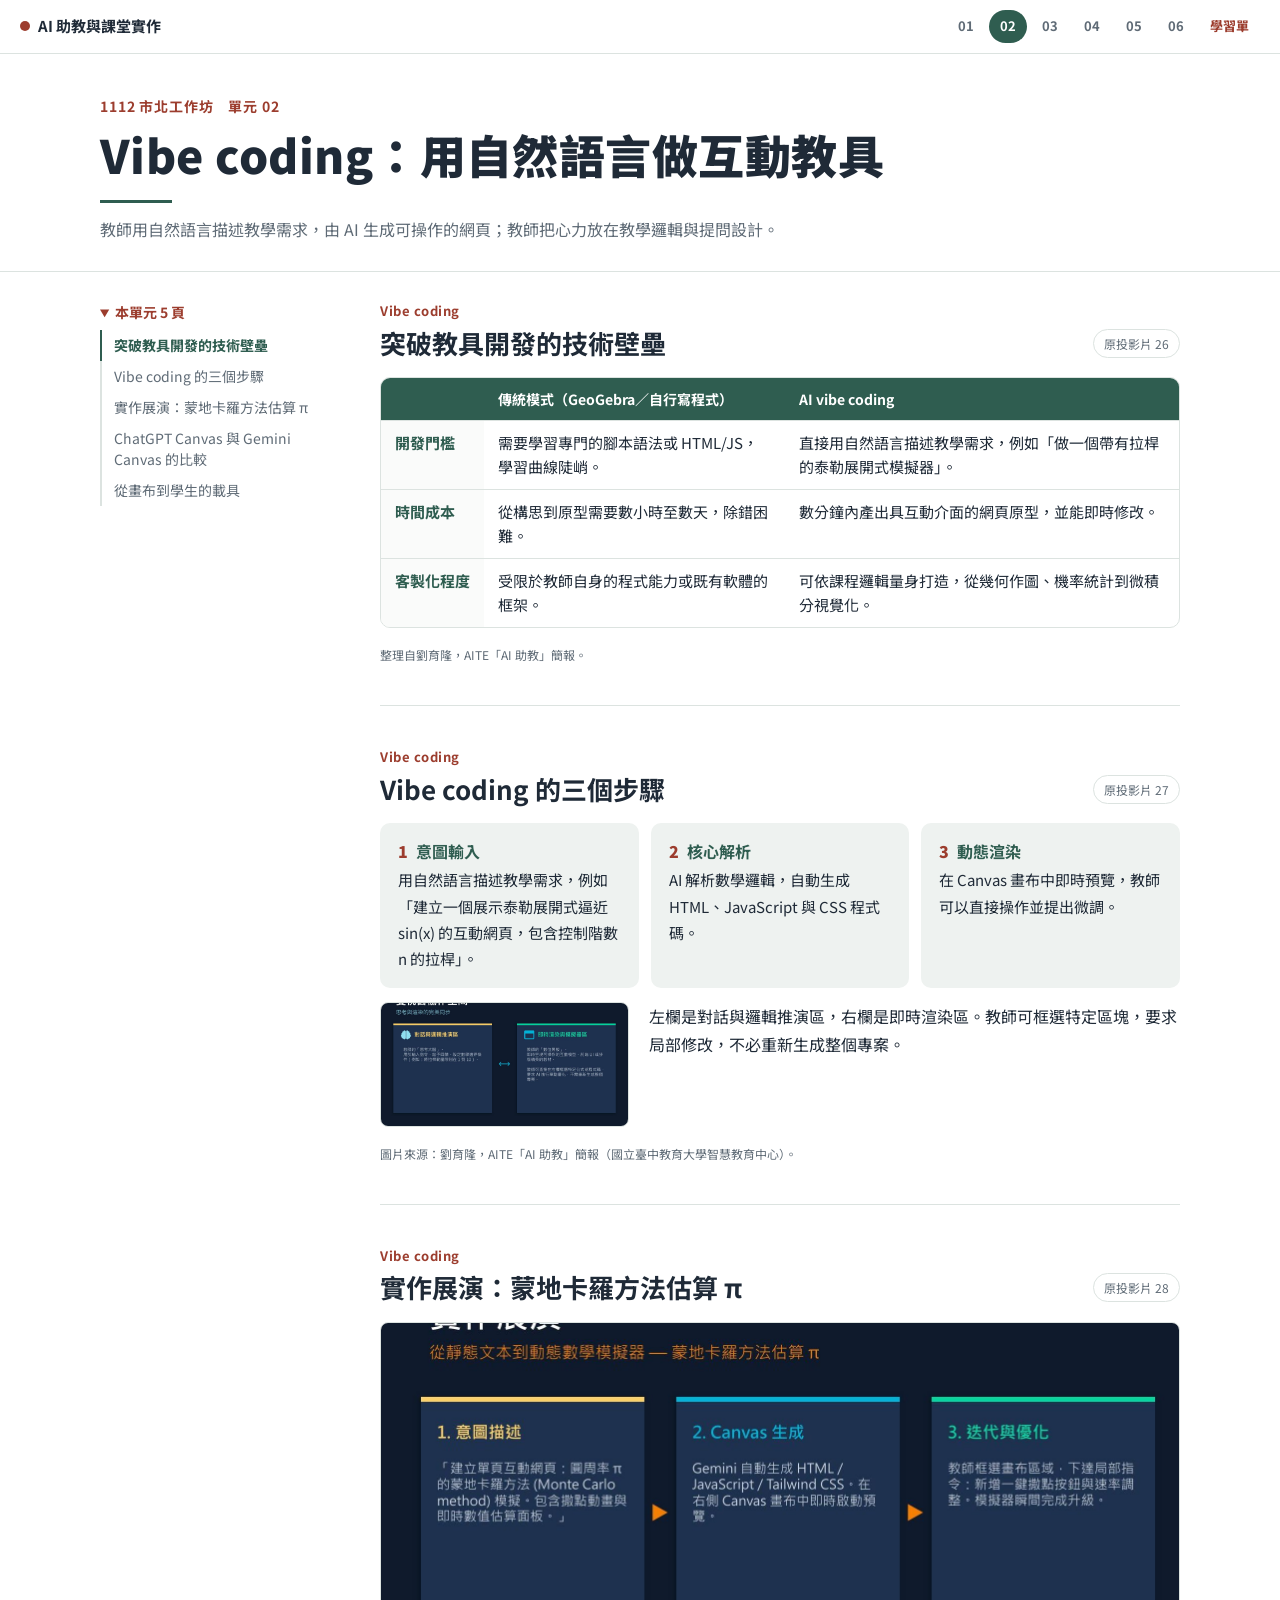
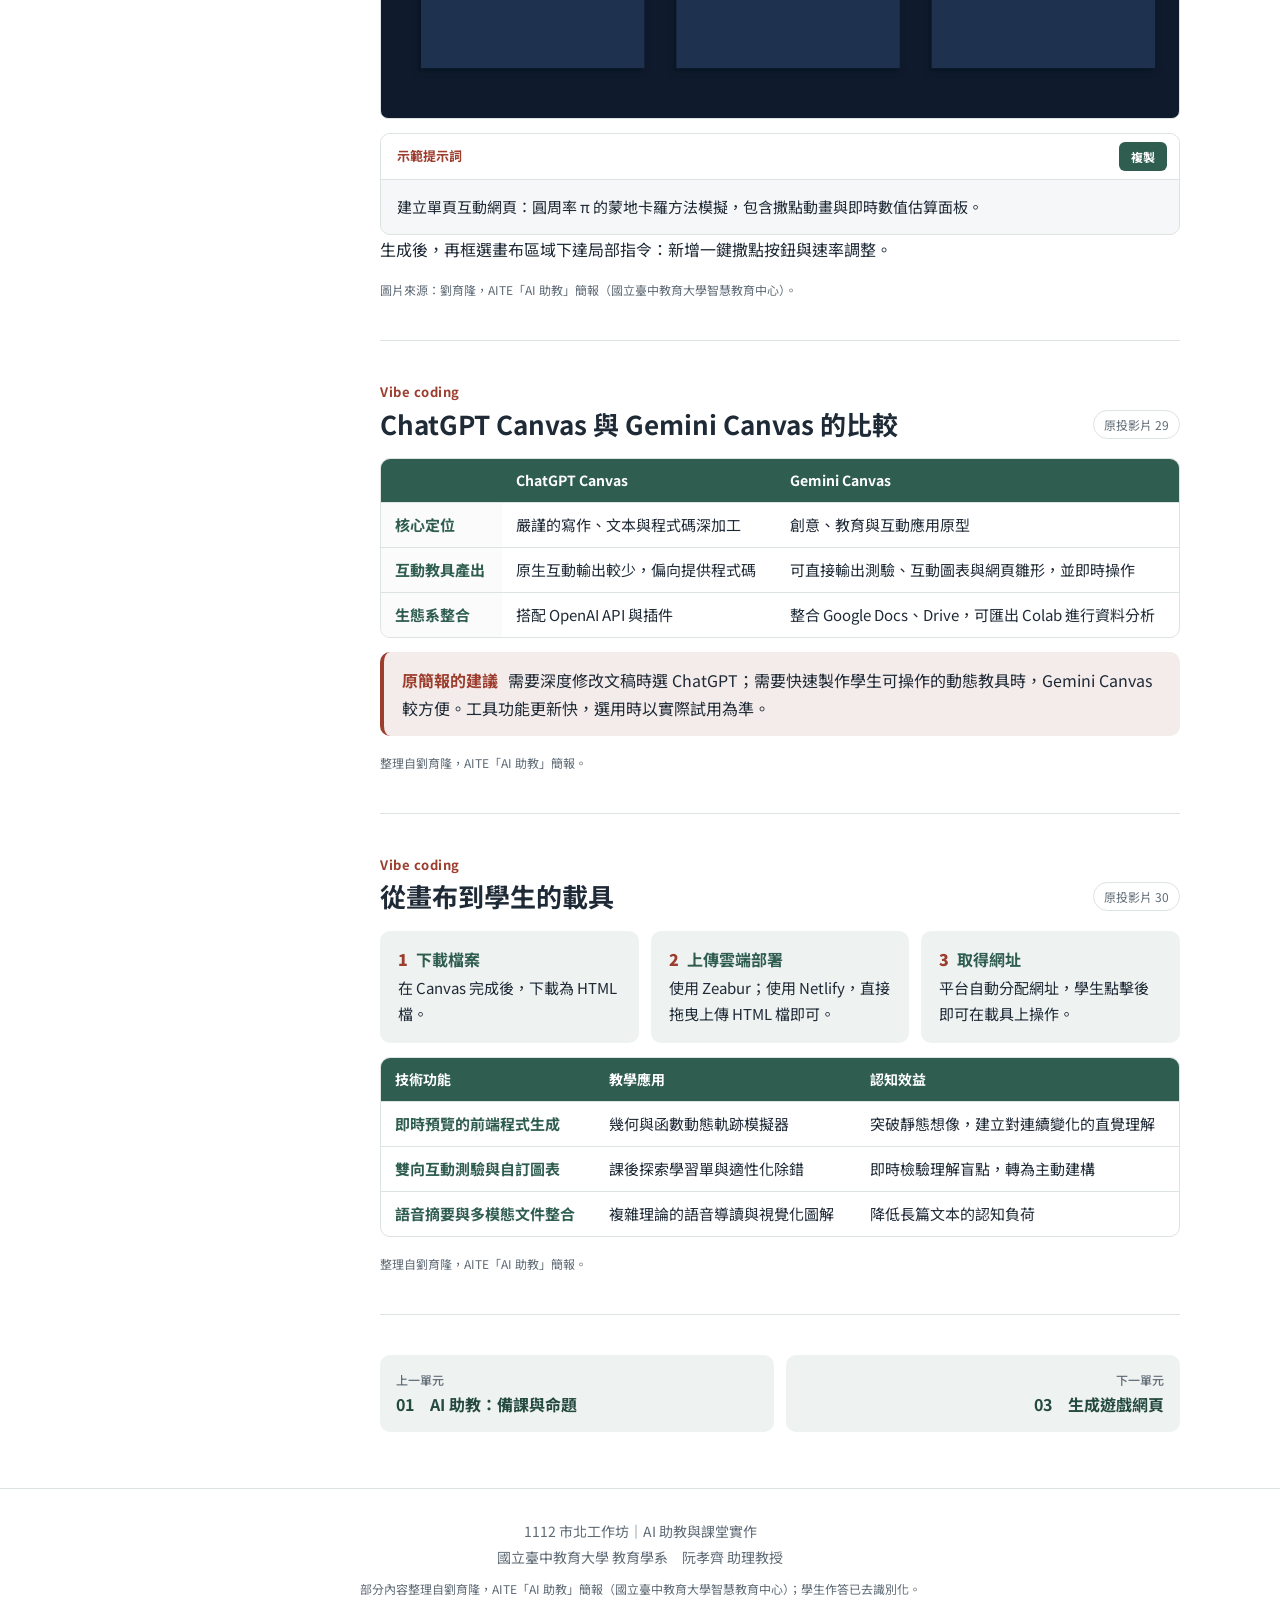
<file: unit-02.html>
<!doctype html>
<html lang="zh-Hant">
<head>
<meta charset="utf-8">
<meta name="viewport" content="width=device-width, initial-scale=1">
<title>02 Vibe coding：用自然語言做互動教具｜AI 助教與課堂實作</title>
<meta name="description" content="教師用自然語言描述教學需求，由 AI 生成可操作的網頁；教師把心力放在教學邏輯與提問設計。">
<meta property="og:title" content="02 Vibe coding：用自然語言做互動教具｜AI 助教與課堂實作">
<meta property="og:description" content="教師用自然語言描述教學需求，由 AI 生成可操作的網頁；教師把心力放在教學邏輯與提問設計。">
<meta property="og:image" content="og.jpg">
<meta name="twitter:card" content="summary_large_image">
<link rel="preconnect" href="https://fonts.googleapis.com"><link rel="preconnect" href="https://fonts.gstatic.com" crossorigin><link href="https://fonts.googleapis.com/css2?family=Noto+Sans+TC:wght@400;500;700;900&display=swap" rel="stylesheet">
<link rel="stylesheet" href="style.css">
</head>
<body class="unit">
<header class="topbar">
  <a class="home" href="index.html"><span class="dot"></span>AI 助教與課堂實作</a>
  <nav class="unitnav" aria-label="單元"><a href="unit-01.html" class="" title="AI 助教：備課與命題">01</a><a href="unit-02.html" class="on" title="Vibe coding：用自然語言做互動教具">02</a><a href="unit-03.html" class="" title="生成遊戲網頁">03</a><a href="unit-04.html" class="" title="教育政策分析的備課實例">04</a><a href="unit-05.html" class="" title="教學實踐計畫經驗分享：歐姆學園">05</a><a href="unit-06.html" class="" title="課堂實作：從學生作答看見判斷">06</a><a href="worksheets.html" class="ws ">學習單</a></nav>
</header>
<div class="hero unit-hero"><div class="wrap"><p class="eyebrow">1112 市北工作坊　單元 02</p><h1>Vibe coding：用自然語言做互動教具</h1><p class="lead">教師用自然語言描述教學需求，由 AI 生成可操作的網頁；教師把心力放在教學邏輯與提問設計。</p></div></div>
<div class="wrap unit-layout">
  <aside class="toc"><details open><summary>本單元 5 頁</summary><ol><li><a href="#s26">突破教具開發的技術壁壘</a></li><li><a href="#s27">Vibe coding 的三個步驟</a></li><li><a href="#s28">實作展演：蒙地卡羅方法估算 π</a></li><li><a href="#s29">ChatGPT Canvas 與 Gemini Canvas 的比較</a></li><li><a href="#s30">從畫布到學生的載具</a></li></ol></details></aside>
  <main><section class="slide" id="s26"><p class="kicker">Vibe coding</p><div class="shead"><h2>突破教具開發的技術壁壘</h2><button class="orig" type="button" data-slide="slide-26.jpg">原投影片 26</button></div><div class="sbody"><div class="table-wrap"><table><thead><tr><th></th><th>傳統模式（GeoGebra／自行寫程式）</th><th>AI vibe coding</th></tr></thead><tbody><tr><th scope='row'>開發門檻</th><td>需要學習專門的腳本語法或 HTML/JS，學習曲線陡峭。</td><td>直接用自然語言描述教學需求，例如「做一個帶有拉桿的泰勒展開式模擬器」。</td></tr><tr><th scope='row'>時間成本</th><td>從構思到原型需要數小時至數天，除錯困難。</td><td>數分鐘內產出具互動介面的網頁原型，並能即時修改。</td></tr><tr><th scope='row'>客製化程度</th><td>受限於教師自身的程式能力或既有軟體的框架。</td><td>可依課程邏輯量身打造，從幾何作圖、機率統計到微積分視覺化。</td></tr></tbody></table></div><p class="src">整理自劉育隆，AITE「AI 助教」簡報。</p></div></section><section class="slide" id="s27"><p class="kicker">Vibe coding</p><div class="shead"><h2>Vibe coding 的三個步驟</h2><button class="orig" type="button" data-slide="slide-27.jpg">原投影片 27</button></div><div class="sbody"><div class="grid g3"><div class="card"><h4 class="step"><span class="num">1</span>意圖輸入</h4><p>用自然語言描述教學需求，例如「建立一個展示泰勒展開式逼近 sin(x) 的互動網頁，包含控制階數 n 的拉桿」。</p></div><div class="card"><h4 class="step"><span class="num">2</span>核心解析</h4><p>AI 解析數學邏輯，自動生成 HTML、JavaScript 與 CSS 程式碼。</p></div><div class="card"><h4 class="step"><span class="num">3</span>動態渲染</h4><p>在 Canvas 畫布中即時預覽，教師可以直接操作並提出微調。</p></div></div><div class="split narrow-left"><div class="col"><figure class="fig"><a href="s27-b4e0d5be78.jpg" class="zoom" data-zoom><img src="s27-b4e0d5be78.jpg" alt="Vibe coding 的三個步驟" width="1600" height="792" loading="lazy"></a></figure></div><div class="col"><p>左欄是對話與邏輯推演區，右欄是即時渲染區。教師可框選特定區塊，要求局部修改，不必重新生成整個專案。</p></div></div><p class="src">圖片來源：劉育隆，AITE「AI 助教」簡報（國立臺中教育大學智慧教育中心）。</p></div></section><section class="slide" id="s28"><p class="kicker">Vibe coding</p><div class="shead"><h2>實作展演：蒙地卡羅方法估算 π</h2><button class="orig" type="button" data-slide="slide-28.jpg">原投影片 28</button></div><div class="sbody"><figure class="fig"><a href="s28-b057c74196.jpg" class="zoom" data-zoom><img src="s28-b057c74196.jpg" alt="實作展演：蒙地卡羅方法估算 π" width="1600" height="792" loading="lazy"></a></figure><div class="prompt"><div class="prompt-head"><span class="label">示範提示詞</span><button class="copy" type="button" data-copy="建立單頁互動網頁：圓周率 π 的蒙地卡羅方法模擬，包含撒點動畫與即時數值估算面板。" aria-label="複製提示詞">複製</button></div><div class="prompt-body"><p>建立單頁互動網頁：圓周率 π 的蒙地卡羅方法模擬，包含撒點動畫與即時數值估算面板。</p></div></div><p>生成後，再框選畫布區域下達局部指令：新增一鍵撒點按鈕與速率調整。</p><p class="src">圖片來源：劉育隆，AITE「AI 助教」簡報（國立臺中教育大學智慧教育中心）。</p></div></section><section class="slide" id="s29"><p class="kicker">Vibe coding</p><div class="shead"><h2>ChatGPT Canvas 與 Gemini Canvas 的比較</h2><button class="orig" type="button" data-slide="slide-29.jpg">原投影片 29</button></div><div class="sbody"><div class="table-wrap"><table><thead><tr><th></th><th>ChatGPT Canvas</th><th>Gemini Canvas</th></tr></thead><tbody><tr><th scope='row'>核心定位</th><td>嚴謹的寫作、文本與程式碼深加工</td><td>創意、教育與互動應用原型</td></tr><tr><th scope='row'>互動教具產出</th><td>原生互動輸出較少，偏向提供程式碼</td><td>可直接輸出測驗、互動圖表與網頁雛形，並即時操作</td></tr><tr><th scope='row'>生態系整合</th><td>搭配 OpenAI API 與插件</td><td>整合 Google Docs、Drive，可匯出 Colab 進行資料分析</td></tr></tbody></table></div><div class="callout"><p><strong class="label">原簡報的建議</strong>需要深度修改文稿時選 ChatGPT；需要快速製作學生可操作的動態教具時，Gemini Canvas 較方便。工具功能更新快，選用時以實際試用為準。</p></div><p class="src">整理自劉育隆，AITE「AI 助教」簡報。</p></div></section><section class="slide" id="s30"><p class="kicker">Vibe coding</p><div class="shead"><h2>從畫布到學生的載具</h2><button class="orig" type="button" data-slide="slide-30.jpg">原投影片 30</button></div><div class="sbody"><div class="grid g3"><div class="card"><h4 class="step"><span class="num">1</span>下載檔案</h4><p>在 Canvas 完成後，下載為 HTML 檔。</p></div><div class="card"><h4 class="step"><span class="num">2</span>上傳雲端部署</h4><p>使用 Zeabur；使用 Netlify，直接拖曳上傳 HTML 檔即可。</p></div><div class="card"><h4 class="step"><span class="num">3</span>取得網址</h4><p>平台自動分配網址，學生點擊後即可在載具上操作。</p></div></div><div class="table-wrap"><table><thead><tr><th>技術功能</th><th>教學應用</th><th>認知效益</th></tr></thead><tbody><tr><td>即時預覽的前端程式生成</td><td>幾何與函數動態軌跡模擬器</td><td>突破靜態想像，建立對連續變化的直覺理解</td></tr><tr><td>雙向互動測驗與自訂圖表</td><td>課後探索學習單與適性化除錯</td><td>即時檢驗理解盲點，轉為主動建構</td></tr><tr><td>語音摘要與多模態文件整合</td><td>複雜理論的語音導讀與視覺化圖解</td><td>降低長篇文本的認知負荷</td></tr></tbody></table></div><p class="src">整理自劉育隆，AITE「AI 助教」簡報。</p></div></section><nav class="pn"><a class="prev" href="unit-01.html"><small>上一單元</small>01　AI 助教：備課與命題</a><a class="next" href="unit-03.html"><small>下一單元</small>03　生成遊戲網頁</a></nav></main>
</div>
<footer class="foot"><p>1112 市北工作坊｜AI 助教與課堂實作</p><p>國立臺中教育大學 教育學系　阮孝齊 助理教授</p><p class="small">部分內容整理自劉育隆，AITE「AI 助教」簡報（國立臺中教育大學智慧教育中心）；學生作答已去識別化。</p></footer>
<dialog id="lightbox" aria-label="放大檢視"><button class="close" type="button" aria-label="關閉">×</button><img alt=""></dialog>
<div id="toast" role="status" aria-live="polite"></div>
<script src="site.js"></script>
</body></html>
</file>
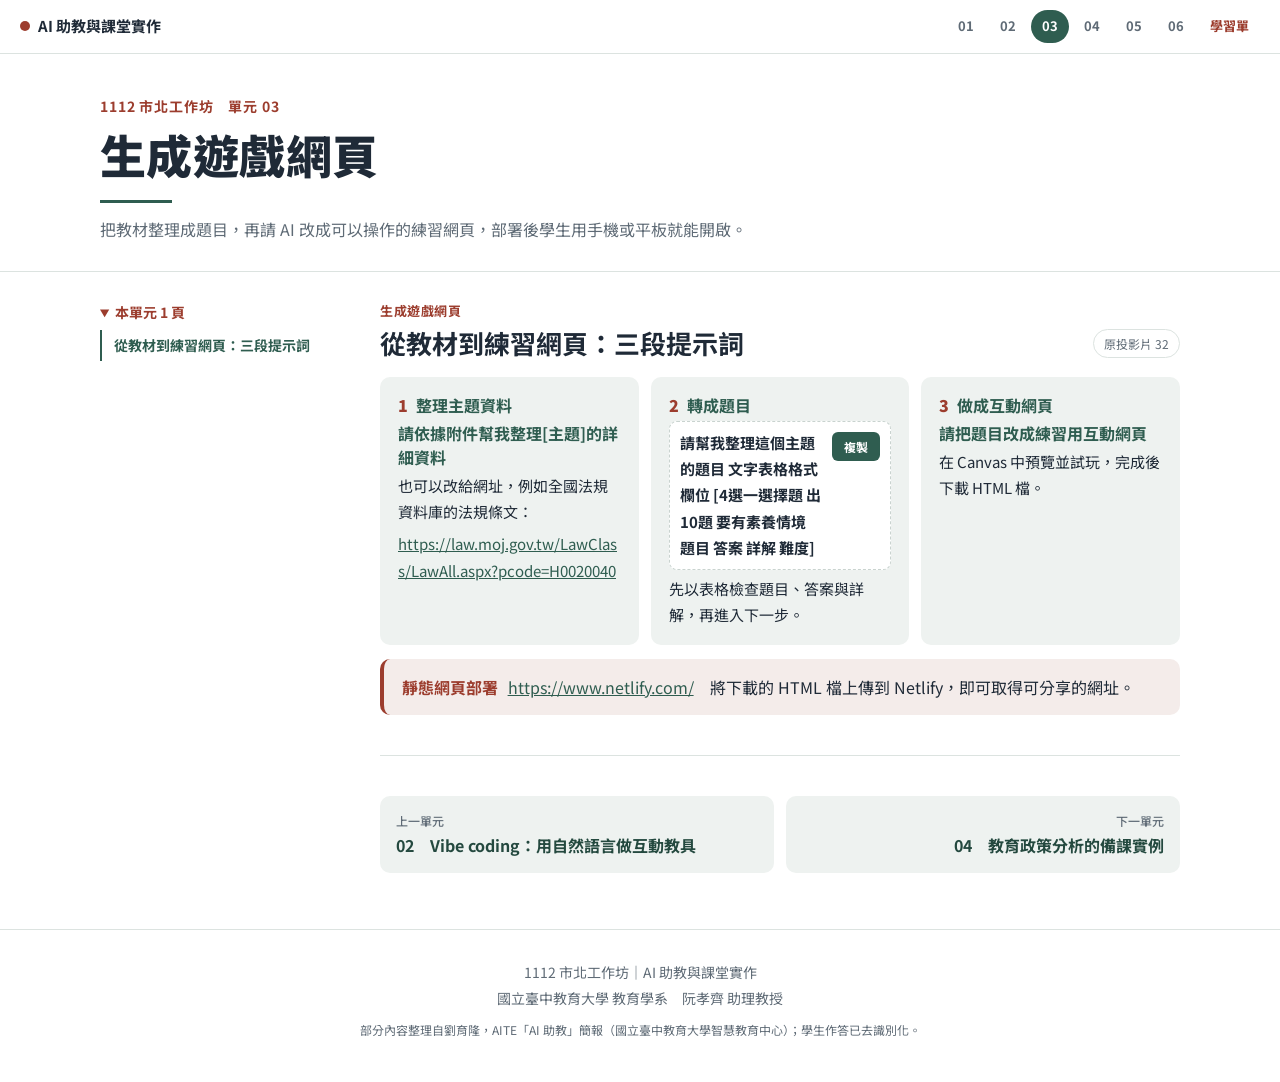
<file: unit-03.html>
<!doctype html>
<html lang="zh-Hant">
<head>
<meta charset="utf-8">
<meta name="viewport" content="width=device-width, initial-scale=1">
<title>03 生成遊戲網頁｜AI 助教與課堂實作</title>
<meta name="description" content="把教材整理成題目，再請 AI 改成可以操作的練習網頁，部署後學生用手機或平板就能開啟。">
<meta property="og:title" content="03 生成遊戲網頁｜AI 助教與課堂實作">
<meta property="og:description" content="把教材整理成題目，再請 AI 改成可以操作的練習網頁，部署後學生用手機或平板就能開啟。">
<meta property="og:image" content="og.jpg">
<meta name="twitter:card" content="summary_large_image">
<link rel="preconnect" href="https://fonts.googleapis.com"><link rel="preconnect" href="https://fonts.gstatic.com" crossorigin><link href="https://fonts.googleapis.com/css2?family=Noto+Sans+TC:wght@400;500;700;900&display=swap" rel="stylesheet">
<link rel="stylesheet" href="style.css">
</head>
<body class="unit">
<header class="topbar">
  <a class="home" href="index.html"><span class="dot"></span>AI 助教與課堂實作</a>
  <nav class="unitnav" aria-label="單元"><a href="unit-01.html" class="" title="AI 助教：備課與命題">01</a><a href="unit-02.html" class="" title="Vibe coding：用自然語言做互動教具">02</a><a href="unit-03.html" class="on" title="生成遊戲網頁">03</a><a href="unit-04.html" class="" title="教育政策分析的備課實例">04</a><a href="unit-05.html" class="" title="教學實踐計畫經驗分享：歐姆學園">05</a><a href="unit-06.html" class="" title="課堂實作：從學生作答看見判斷">06</a><a href="worksheets.html" class="ws ">學習單</a></nav>
</header>
<div class="hero unit-hero"><div class="wrap"><p class="eyebrow">1112 市北工作坊　單元 03</p><h1>生成遊戲網頁</h1><p class="lead">把教材整理成題目，再請 AI 改成可以操作的練習網頁，部署後學生用手機或平板就能開啟。</p></div></div>
<div class="wrap unit-layout">
  <aside class="toc"><details open><summary>本單元 1 頁</summary><ol><li><a href="#s32">從教材到練習網頁：三段提示詞</a></li></ol></details></aside>
  <main><section class="slide" id="s32"><p class="kicker">生成遊戲網頁</p><div class="shead"><h2>從教材到練習網頁：三段提示詞</h2><button class="orig" type="button" data-slide="slide-32.jpg">原投影片 32</button></div><div class="sbody"><div class="grid g3"><div class="card"><h4 class="step"><span class="num">1</span>整理主題資料</h4><h4><span class="b">請依據附件幫我整理[主題]的詳細資料</span></h4><p>也可以改給網址，例如全國法規資料庫的法規條文：</p><p><a href="https://law.moj.gov.tw/LawClass/LawAll.aspx?pcode=H0020040" target="_blank" rel="noopener">https://law.moj.gov.tw/LawClass/LawAll.aspx?pcode=H0020040</a></p></div><div class="card"><h4 class="step"><span class="num">2</span>轉成題目</h4><p class="copyline"><span class="b">請幫我整理這個主題的題目 文字表格格式 欄位 [4選一選擇題 出10題 要有素養情境 題目 答案 詳解 難度]</span><button class="copy" type="button" data-copy="請幫我整理這個主題的題目 文字表格格式 欄位 [4選一選擇題 出10題 要有素養情境 題目 答案 詳解 難度]" aria-label="複製提示詞">複製</button></p><p>先以表格檢查題目、答案與詳解，再進入下一步。</p></div><div class="card"><h4 class="step"><span class="num">3</span>做成互動網頁</h4><h4><span class="b">請把題目改成練習用互動網頁</span></h4><p>在 Canvas 中預覽並試玩，完成後下載 HTML 檔。</p></div></div><div class="callout"><p><strong class="label">靜態網頁部署</strong><a href="https://www.netlify.com/" target="_blank" rel="noopener">https://www.netlify.com/</a>　將下載的 HTML 檔上傳到 Netlify，即可取得可分享的網址。</p></div></div></section><nav class="pn"><a class="prev" href="unit-02.html"><small>上一單元</small>02　Vibe coding：用自然語言做互動教具</a><a class="next" href="unit-04.html"><small>下一單元</small>04　教育政策分析的備課實例</a></nav></main>
</div>
<footer class="foot"><p>1112 市北工作坊｜AI 助教與課堂實作</p><p>國立臺中教育大學 教育學系　阮孝齊 助理教授</p><p class="small">部分內容整理自劉育隆，AITE「AI 助教」簡報（國立臺中教育大學智慧教育中心）；學生作答已去識別化。</p></footer>
<dialog id="lightbox" aria-label="放大檢視"><button class="close" type="button" aria-label="關閉">×</button><img alt=""></dialog>
<div id="toast" role="status" aria-live="polite"></div>
<script src="site.js"></script>
</body></html>
</file>
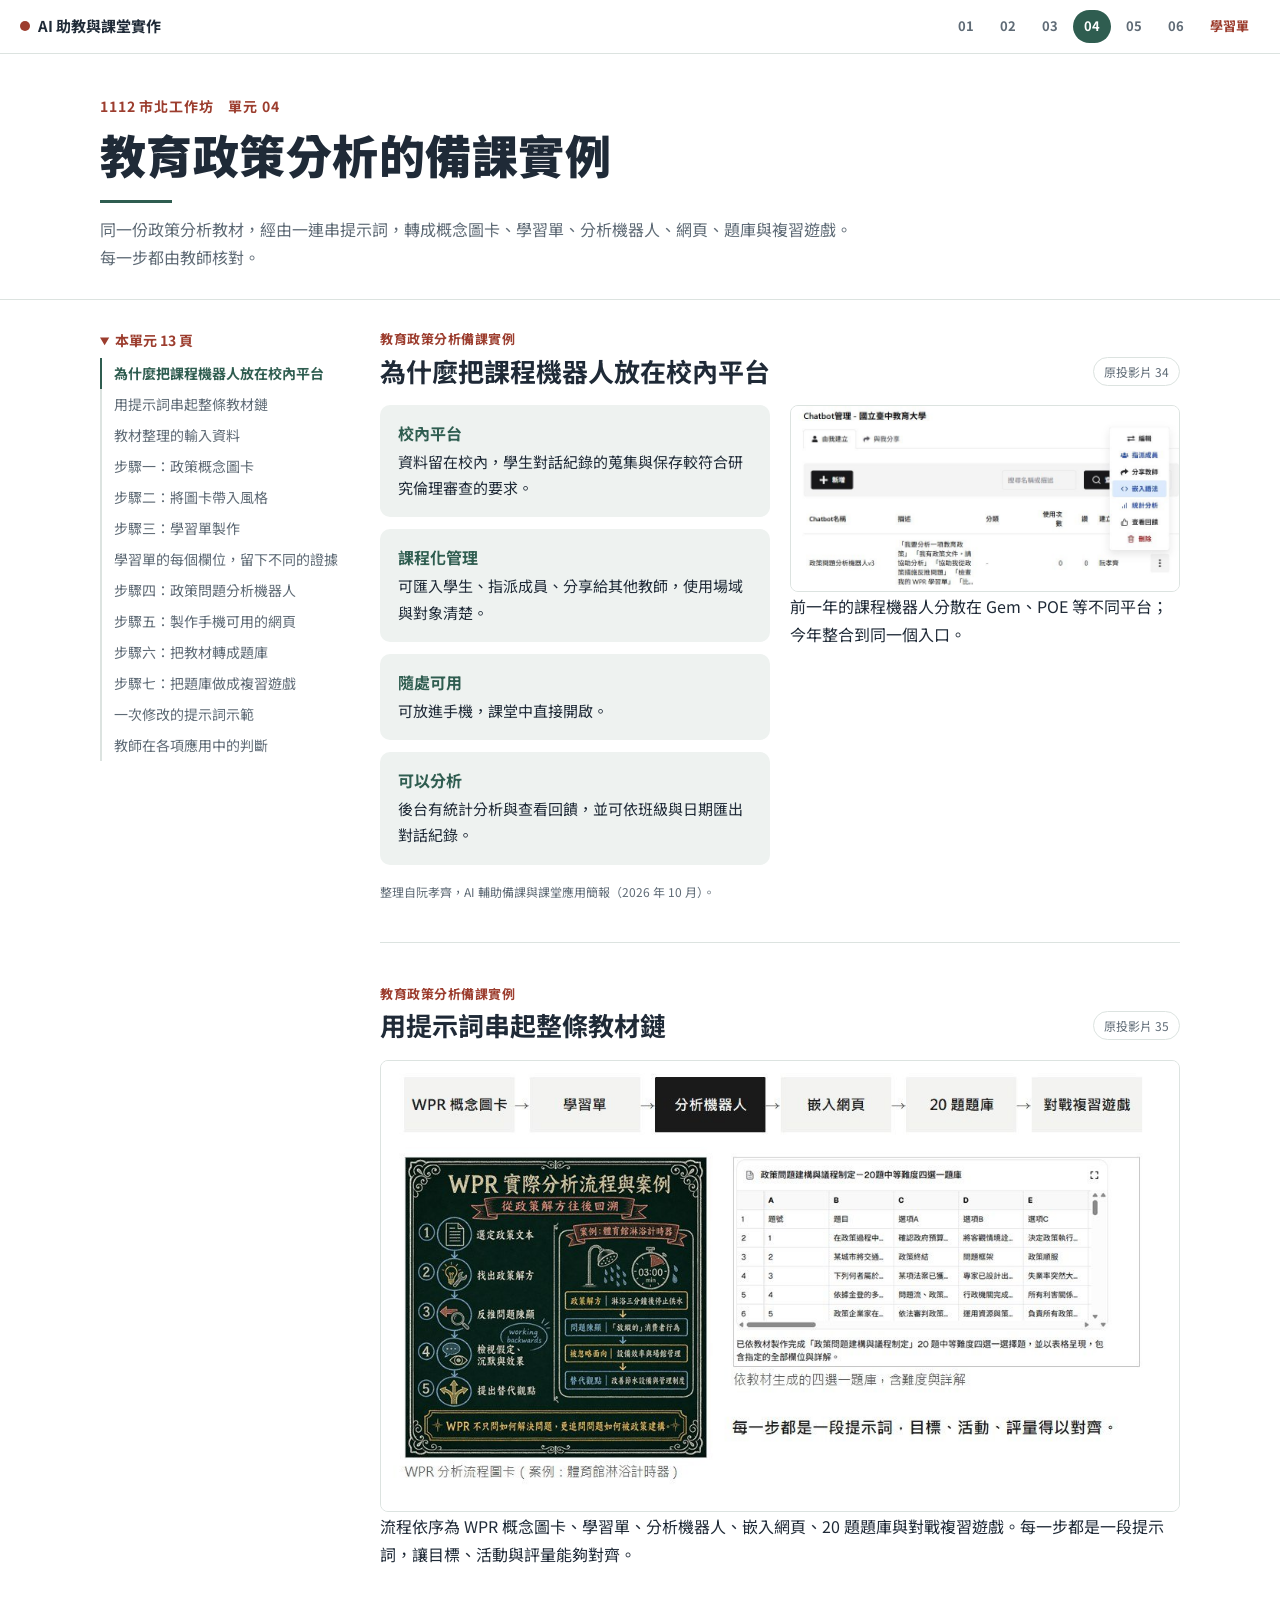
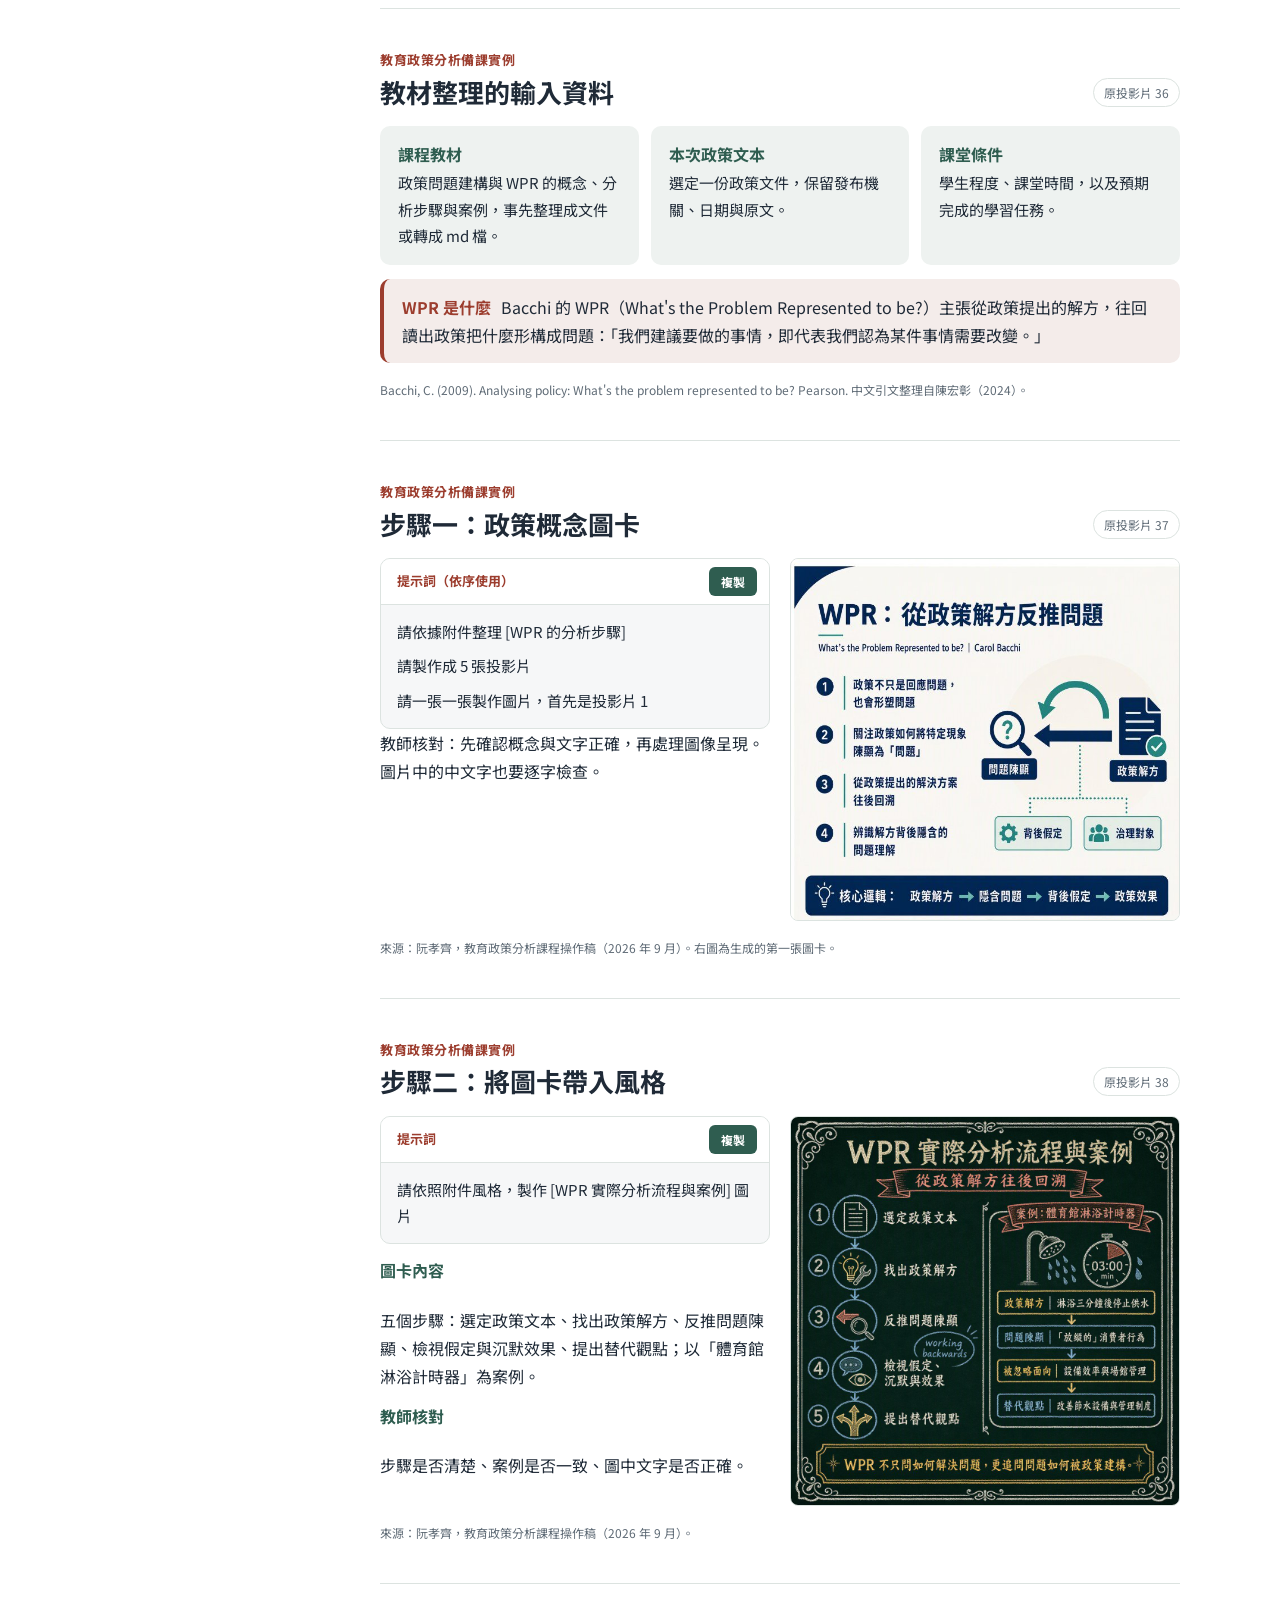
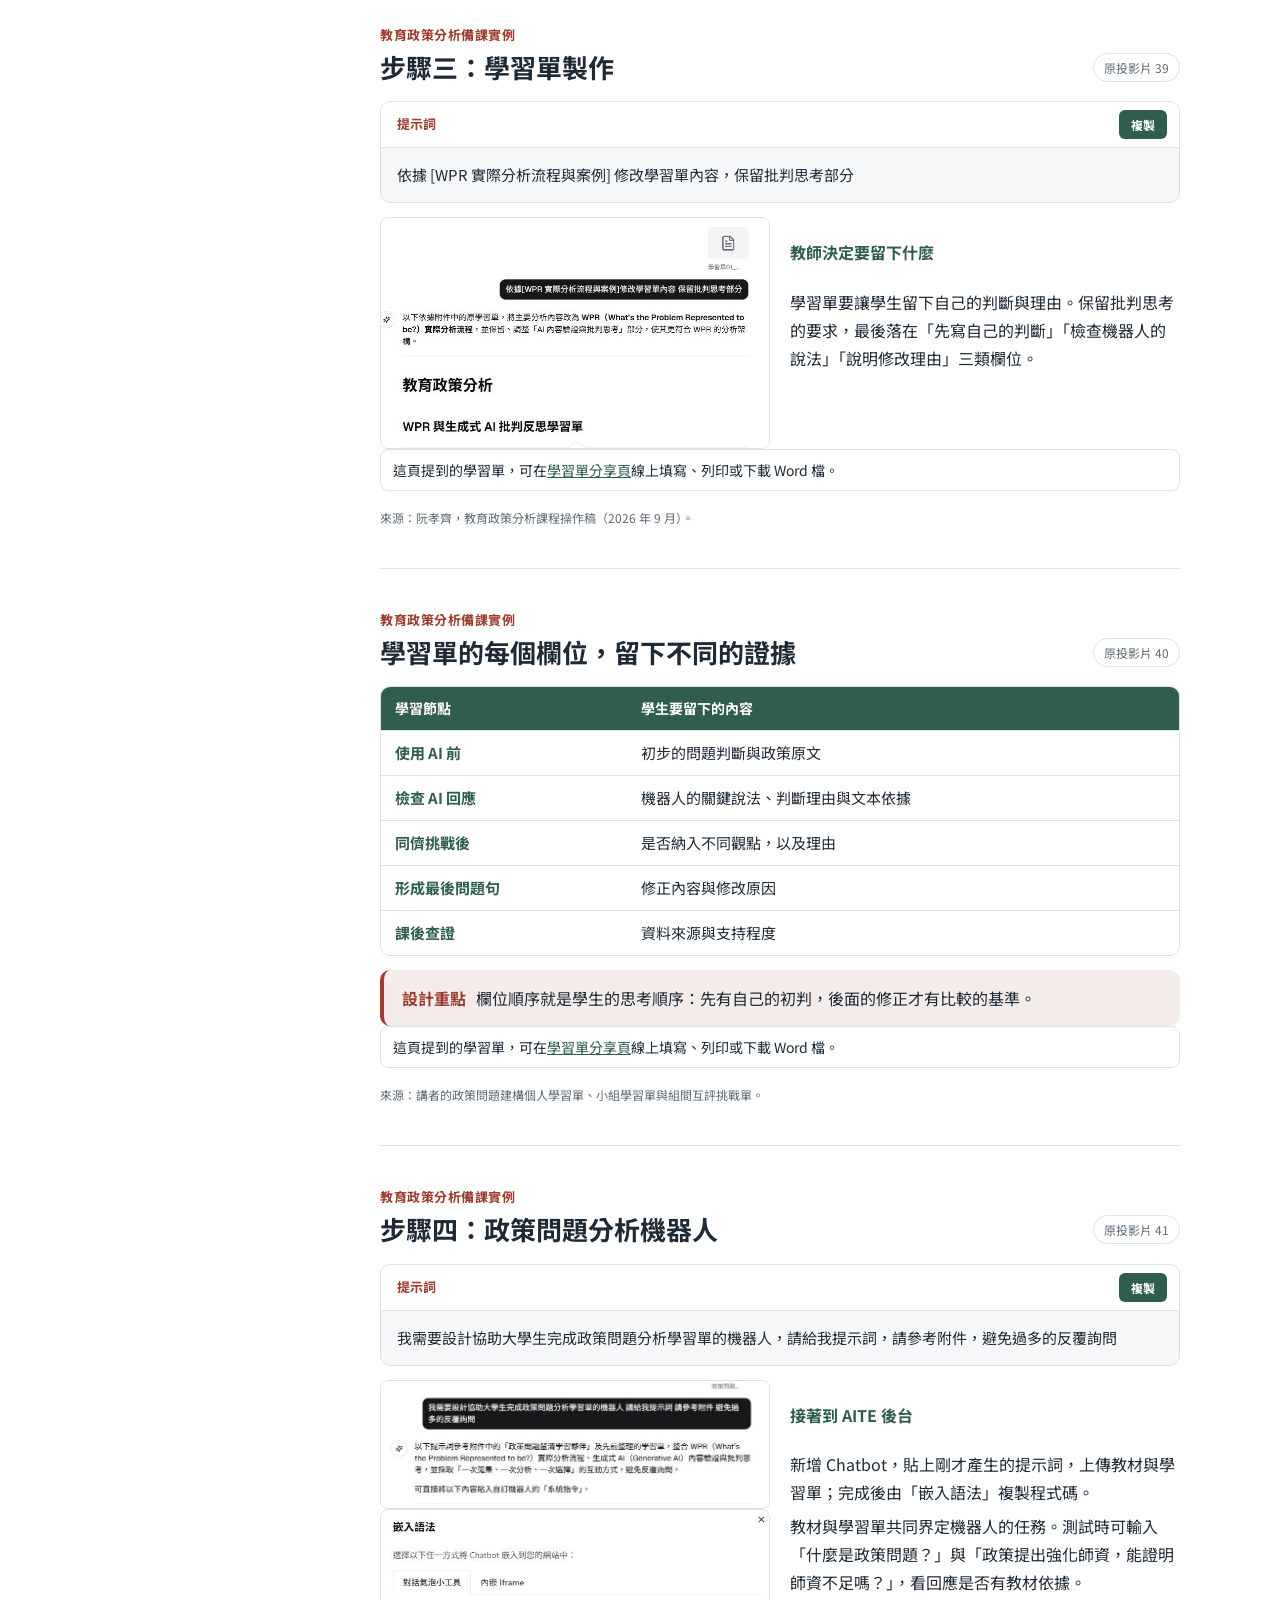
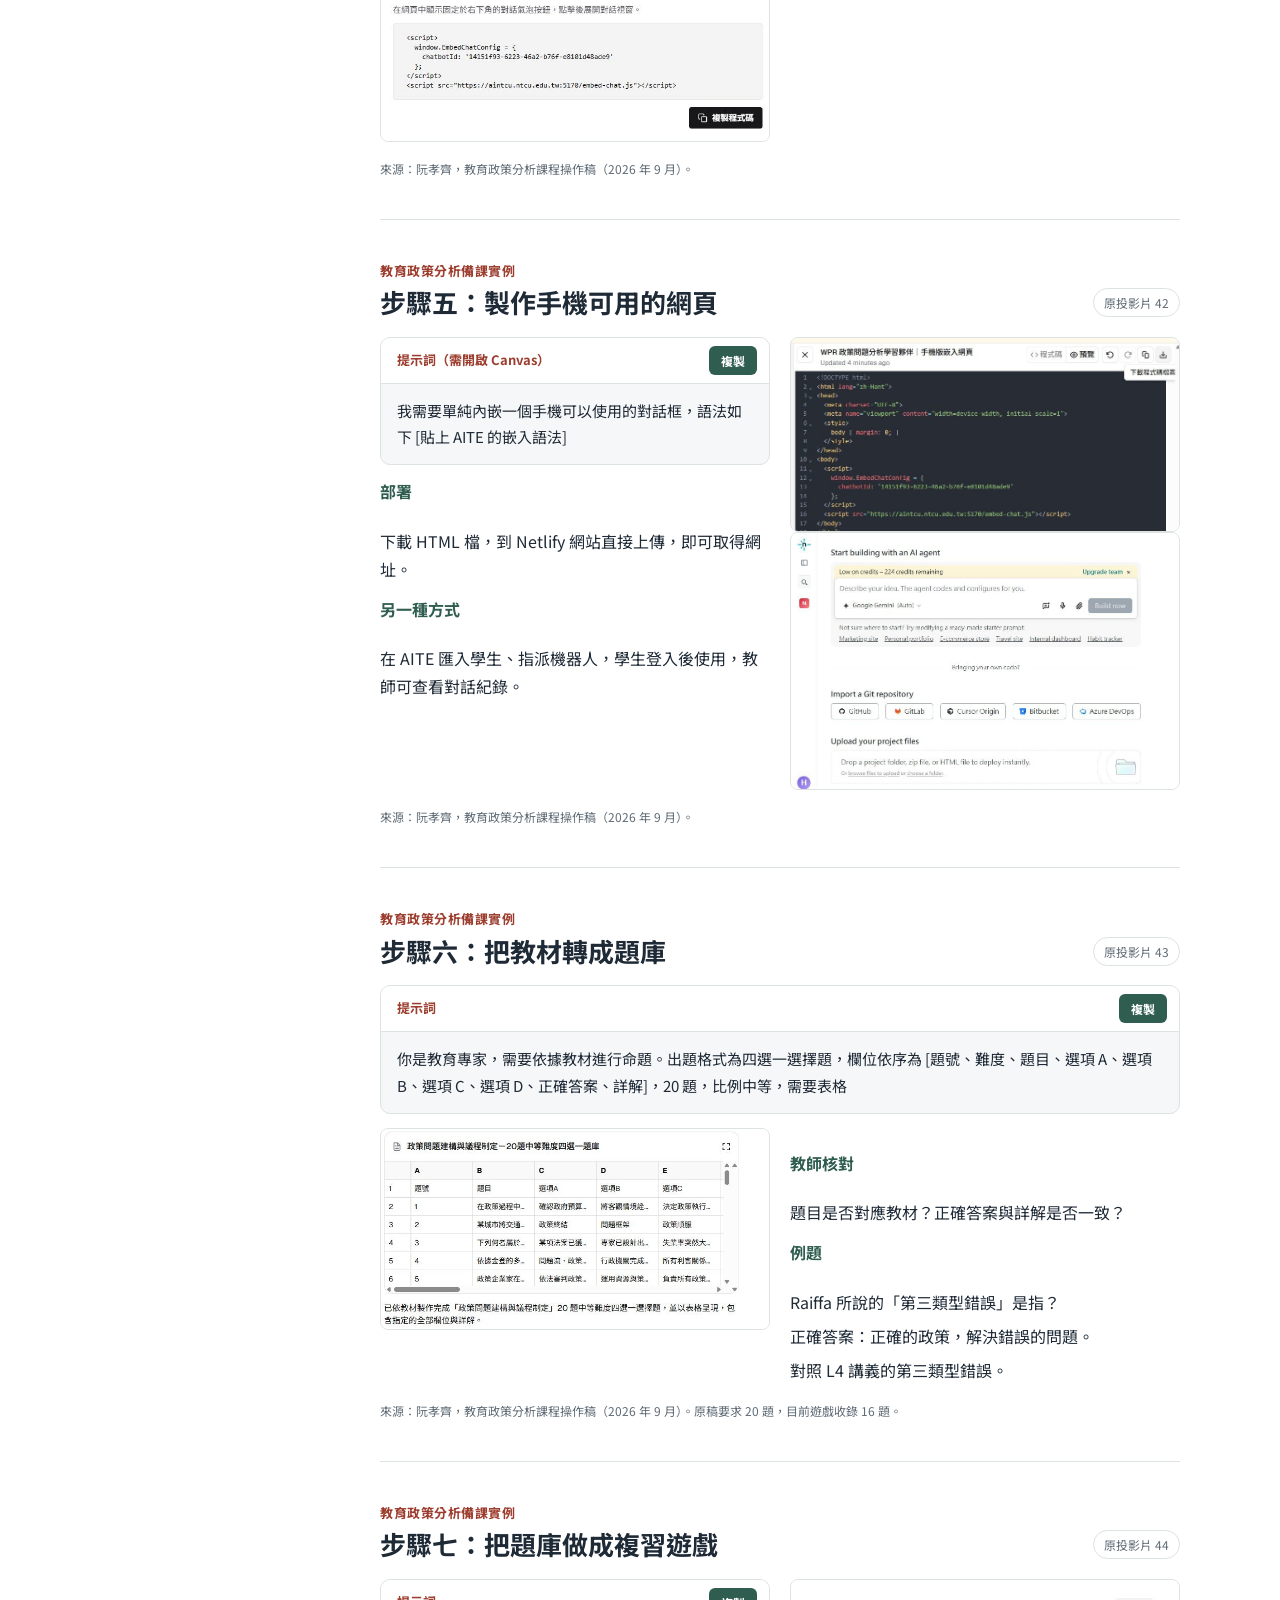
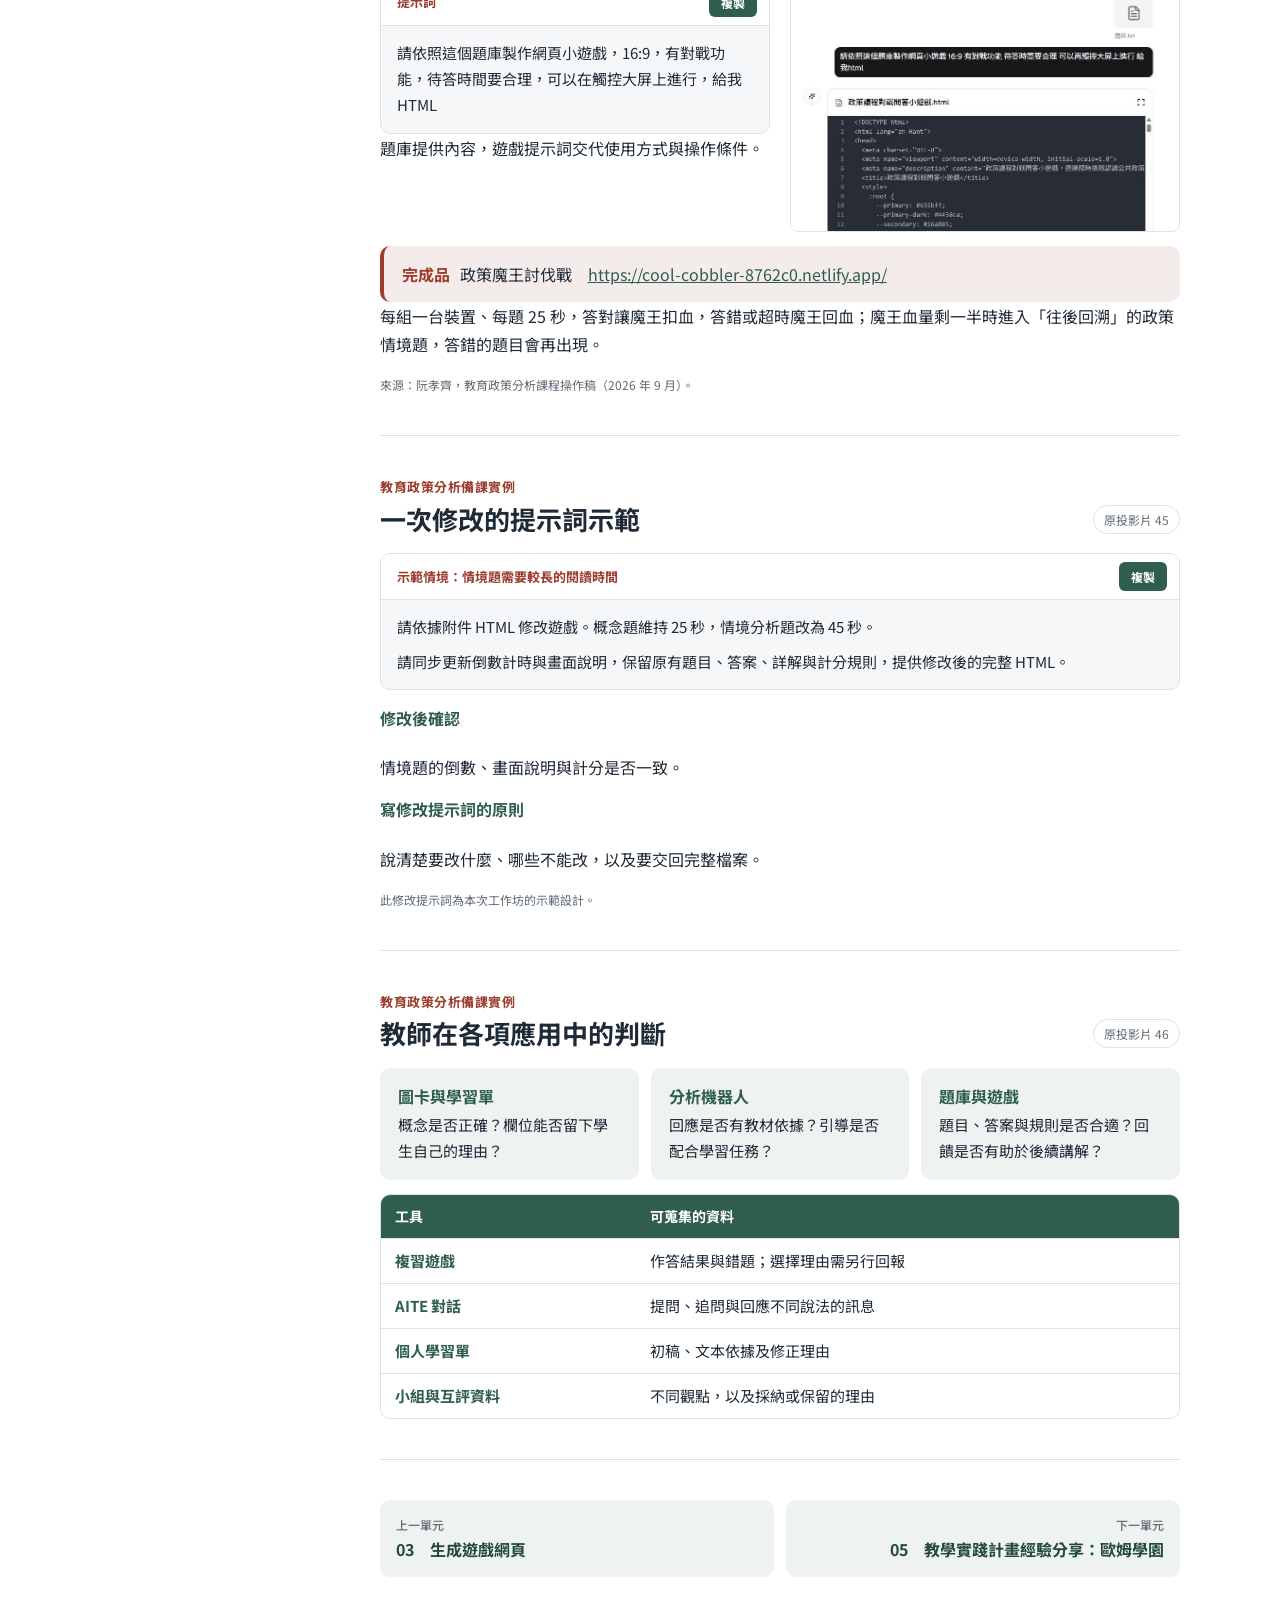
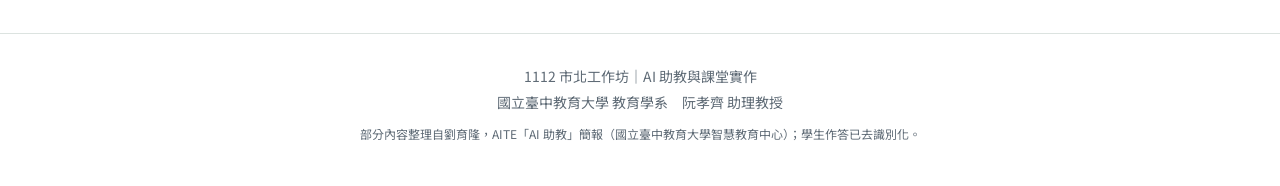
<file: unit-04.html>
<!doctype html>
<html lang="zh-Hant">
<head>
<meta charset="utf-8">
<meta name="viewport" content="width=device-width, initial-scale=1">
<title>04 教育政策分析的備課實例｜AI 助教與課堂實作</title>
<meta name="description" content="同一份政策分析教材，經由一連串提示詞，轉成概念圖卡、學習單、分析機器人、網頁、題庫與複習遊戲。每一步都由教師核對。">
<meta property="og:title" content="04 教育政策分析的備課實例｜AI 助教與課堂實作">
<meta property="og:description" content="同一份政策分析教材，經由一連串提示詞，轉成概念圖卡、學習單、分析機器人、網頁、題庫與複習遊戲。每一步都由教師核對。">
<meta property="og:image" content="og.jpg">
<meta name="twitter:card" content="summary_large_image">
<link rel="preconnect" href="https://fonts.googleapis.com"><link rel="preconnect" href="https://fonts.gstatic.com" crossorigin><link href="https://fonts.googleapis.com/css2?family=Noto+Sans+TC:wght@400;500;700;900&display=swap" rel="stylesheet">
<link rel="stylesheet" href="style.css">
</head>
<body class="unit">
<header class="topbar">
  <a class="home" href="index.html"><span class="dot"></span>AI 助教與課堂實作</a>
  <nav class="unitnav" aria-label="單元"><a href="unit-01.html" class="" title="AI 助教：備課與命題">01</a><a href="unit-02.html" class="" title="Vibe coding：用自然語言做互動教具">02</a><a href="unit-03.html" class="" title="生成遊戲網頁">03</a><a href="unit-04.html" class="on" title="教育政策分析的備課實例">04</a><a href="unit-05.html" class="" title="教學實踐計畫經驗分享：歐姆學園">05</a><a href="unit-06.html" class="" title="課堂實作：從學生作答看見判斷">06</a><a href="worksheets.html" class="ws ">學習單</a></nav>
</header>
<div class="hero unit-hero"><div class="wrap"><p class="eyebrow">1112 市北工作坊　單元 04</p><h1>教育政策分析的備課實例</h1><p class="lead">同一份政策分析教材，經由一連串提示詞，轉成概念圖卡、學習單、分析機器人、網頁、題庫與複習遊戲。每一步都由教師核對。</p></div></div>
<div class="wrap unit-layout">
  <aside class="toc"><details open><summary>本單元 13 頁</summary><ol><li><a href="#s34">為什麼把課程機器人放在校內平台</a></li><li><a href="#s35">用提示詞串起整條教材鏈</a></li><li><a href="#s36">教材整理的輸入資料</a></li><li><a href="#s37">步驟一：政策概念圖卡</a></li><li><a href="#s38">步驟二：將圖卡帶入風格</a></li><li><a href="#s39">步驟三：學習單製作</a></li><li><a href="#s40">學習單的每個欄位，留下不同的證據</a></li><li><a href="#s41">步驟四：政策問題分析機器人</a></li><li><a href="#s42">步驟五：製作手機可用的網頁</a></li><li><a href="#s43">步驟六：把教材轉成題庫</a></li><li><a href="#s44">步驟七：把題庫做成複習遊戲</a></li><li><a href="#s45">一次修改的提示詞示範</a></li><li><a href="#s46">教師在各項應用中的判斷</a></li></ol></details></aside>
  <main><section class="slide" id="s34"><p class="kicker">教育政策分析備課實例</p><div class="shead"><h2>為什麼把課程機器人放在校內平台</h2><button class="orig" type="button" data-slide="slide-34.jpg">原投影片 34</button></div><div class="sbody"><div class="split "><div class="col"><div class="card"><h4><span class="b grn">校內平台</span></h4><p>資料留在校內，學生對話紀錄的蒐集與保存較符合研究倫理審查的要求。</p></div><div class="card"><h4><span class="b grn">課程化管理</span></h4><p>可匯入學生、指派成員、分享給其他教師，使用場域與對象清楚。</p></div><div class="card"><h4><span class="b grn">隨處可用</span></h4><p>可放進手機，課堂中直接開啟。</p></div><div class="card"><h4><span class="b grn">可以分析</span></h4><p>後台有統計分析與查看回饋，並可依班級與日期匯出對話紀錄。</p></div></div><div class="col"><figure class="fig"><a href="s34-851882177d.jpg" class="zoom" data-zoom><img src="s34-851882177d.jpg" alt="為什麼把課程機器人放在校內平台" width="832" height="398" loading="lazy"></a></figure><p>前一年的課程機器人分散在 Gem、POE 等不同平台；今年整合到同一個入口。</p></div></div><p class="src">整理自阮孝齊，AI 輔助備課與課堂應用簡報（2026 年 10 月）。</p></div></section><section class="slide" id="s35"><p class="kicker">教育政策分析備課實例</p><div class="shead"><h2>用提示詞串起整條教材鏈</h2><button class="orig" type="button" data-slide="slide-35.jpg">原投影片 35</button></div><div class="sbody"><figure class="fig"><a href="s35-3b2e9564c9.jpg" class="zoom" data-zoom><img src="s35-3b2e9564c9.jpg" alt="用提示詞串起整條教材鏈" width="1040" height="587" loading="lazy"></a></figure><p>流程依序為 WPR 概念圖卡、學習單、分析機器人、嵌入網頁、20 題題庫與對戰複習遊戲。每一步都是一段提示詞，讓目標、活動與評量能夠對齊。</p></div></section><section class="slide" id="s36"><p class="kicker">教育政策分析備課實例</p><div class="shead"><h2>教材整理的輸入資料</h2><button class="orig" type="button" data-slide="slide-36.jpg">原投影片 36</button></div><div class="sbody"><div class="grid g3"><div class="card"><h4><span class="b grn">課程教材</span></h4><p>政策問題建構與 WPR 的概念、分析步驟與案例，事先整理成文件或轉成 md 檔。</p></div><div class="card"><h4><span class="b grn">本次政策文本</span></h4><p>選定一份政策文件，保留發布機關、日期與原文。</p></div><div class="card"><h4><span class="b grn">課堂條件</span></h4><p>學生程度、課堂時間，以及預期完成的學習任務。</p></div></div><div class="callout"><p><strong class="label">WPR 是什麼</strong>Bacchi 的 WPR（What's the Problem Represented to be?）主張從政策提出的解方，往回讀出政策把什麼形構成問題：「我們建議要做的事情，即代表我們認為某件事情需要改變。」</p></div><p class="src">Bacchi, C. (2009). Analysing policy: What's the problem represented to be? Pearson. 中文引文整理自陳宏彰（2024）。</p></div></section><section class="slide" id="s37"><p class="kicker">教育政策分析備課實例</p><div class="shead"><h2>步驟一：政策概念圖卡</h2><button class="orig" type="button" data-slide="slide-37.jpg">原投影片 37</button></div><div class="sbody"><div class="split "><div class="col"><div class="prompt"><div class="prompt-head"><span class="label">提示詞（依序使用）</span><button class="copy" type="button" data-copy="請依據附件整理 [WPR 的分析步驟]

請製作成 5 張投影片

請一張一張製作圖片，首先是投影片 1" aria-label="複製提示詞">複製</button></div><div class="prompt-body"><p>請依據附件整理 [WPR 的分析步驟]</p><p>請製作成 5 張投影片</p><p>請一張一張製作圖片，首先是投影片 1</p></div></div><p>教師核對：先確認概念與文字正確，再處理圖像呈現。圖片中的中文字也要逐字檢查。</p></div><div class="col"><figure class="fig"><a href="s37-0f50c06a5f.jpg" class="zoom" data-zoom><img src="s37-0f50c06a5f.jpg" alt="步驟一：政策概念圖卡" width="689" height="640" loading="lazy"></a></figure></div></div><p class="src">來源：阮孝齊，教育政策分析課程操作稿（2026 年 9 月）。右圖為生成的第一張圖卡。</p></div></section><section class="slide" id="s38"><p class="kicker">教育政策分析備課實例</p><div class="shead"><h2>步驟二：將圖卡帶入風格</h2><button class="orig" type="button" data-slide="slide-38.jpg">原投影片 38</button></div><div class="sbody"><div class="split "><div class="col"><div class="prompt"><div class="prompt-head"><span class="label">提示詞</span><button class="copy" type="button" data-copy="請依照附件風格，製作 [WPR 實際分析流程與案例] 圖片" aria-label="複製提示詞">複製</button></div><div class="prompt-body"><p>請依照附件風格，製作 [WPR 實際分析流程與案例] 圖片</p></div></div><h4><span class="b grn">圖卡內容</span></h4><p>五個步驟：選定政策文本、找出政策解方、反推問題陳顯、檢視假定與沉默效果、提出替代觀點；以「體育館淋浴計時器」為案例。</p><h4><span class="b grn">教師核對</span></h4><p>步驟是否清楚、案例是否一致、圖中文字是否正確。</p></div><div class="col"><figure class="fig"><a href="s38-15a5389a46.jpg" class="zoom" data-zoom><img src="s38-15a5389a46.jpg" alt="步驟二：將圖卡帶入風格" width="1024" height="1024" loading="lazy"></a></figure></div></div><p class="src">來源：阮孝齊，教育政策分析課程操作稿（2026 年 9 月）。</p></div></section><section class="slide" id="s39"><p class="kicker">教育政策分析備課實例</p><div class="shead"><h2>步驟三：學習單製作</h2><button class="orig" type="button" data-slide="slide-39.jpg">原投影片 39</button></div><div class="sbody"><div class="prompt"><div class="prompt-head"><span class="label">提示詞</span><button class="copy" type="button" data-copy="依據 [WPR 實際分析流程與案例] 修改學習單內容，保留批判思考部分" aria-label="複製提示詞">複製</button></div><div class="prompt-body"><p>依據 [WPR 實際分析流程與案例] 修改學習單內容，保留批判思考部分</p></div></div><div class="split "><div class="col"><figure class="fig"><a href="s39-3eaa9a6de2.jpg" class="zoom" data-zoom><img src="s39-3eaa9a6de2.jpg" alt="步驟三：學習單製作" width="772" height="457" loading="lazy"></a></figure></div><div class="col"><h4><span class="b grn">教師決定要留下什麼</span></h4><p>學習單要讓學生留下自己的判斷與理由。保留批判思考的要求，最後落在「先寫自己的判斷」「檢查機器人的說法」「說明修改理由」三類欄位。</p></div></div><p class="xref">這頁提到的學習單，可在<a href="worksheets.html">學習單分享頁</a>線上填寫、列印或下載 Word 檔。</p><p class="src">來源：阮孝齊，教育政策分析課程操作稿（2026 年 9 月）。</p></div></section><section class="slide" id="s40"><p class="kicker">教育政策分析備課實例</p><div class="shead"><h2>學習單的每個欄位，留下不同的證據</h2><button class="orig" type="button" data-slide="slide-40.jpg">原投影片 40</button></div><div class="sbody"><div class="table-wrap"><table><thead><tr><th>學習節點</th><th>學生要留下的內容</th></tr></thead><tbody><tr><td>使用 AI 前</td><td>初步的問題判斷與政策原文</td></tr><tr><td>檢查 AI 回應</td><td>機器人的關鍵說法、判斷理由與文本依據</td></tr><tr><td>同儕挑戰後</td><td>是否納入不同觀點，以及理由</td></tr><tr><td>形成最後問題句</td><td>修正內容與修改原因</td></tr><tr><td>課後查證</td><td>資料來源與支持程度</td></tr></tbody></table></div><div class="callout"><p><strong class="label">設計重點</strong>欄位順序就是學生的思考順序：先有自己的初判，後面的修正才有比較的基準。</p></div><p class="xref">這頁提到的學習單，可在<a href="worksheets.html">學習單分享頁</a>線上填寫、列印或下載 Word 檔。</p><p class="src">來源：講者的政策問題建構個人學習單、小組學習單與組間互評挑戰單。</p></div></section><section class="slide" id="s41"><p class="kicker">教育政策分析備課實例</p><div class="shead"><h2>步驟四：政策問題分析機器人</h2><button class="orig" type="button" data-slide="slide-41.jpg">原投影片 41</button></div><div class="sbody"><div class="prompt"><div class="prompt-head"><span class="label">提示詞</span><button class="copy" type="button" data-copy="我需要設計協助大學生完成政策問題分析學習單的機器人，請給我提示詞，請參考附件，避免過多的反覆詢問" aria-label="複製提示詞">複製</button></div><div class="prompt-body"><p>我需要設計協助大學生完成政策問題分析學習單的機器人，請給我提示詞，請參考附件，避免過多的反覆詢問</p></div></div><div class="split "><div class="col"><figure class="fig"><a href="s41-7af35ab7f0.jpg" class="zoom" data-zoom><img src="s41-7af35ab7f0.jpg" alt="步驟四：政策問題分析機器人" width="794" height="261" loading="lazy"></a></figure><figure class="fig"><a href="s41-abec40b432.jpg" class="zoom" data-zoom><img src="s41-abec40b432.jpg" alt="步驟四：政策問題分析機器人" width="655" height="389" loading="lazy"></a></figure></div><div class="col"><h4><span class="b grn">接著到 AITE 後台</span></h4><p>新增 Chatbot，貼上剛才產生的提示詞，上傳教材與學習單；完成後由「嵌入語法」複製程式碼。</p><p>教材與學習單共同界定機器人的任務。測試時可輸入「什麼是政策問題？」與「政策提出強化師資，能證明師資不足嗎？」，看回應是否有教材依據。</p></div></div><p class="src">來源：阮孝齊，教育政策分析課程操作稿（2026 年 9 月）。</p></div></section><section class="slide" id="s42"><p class="kicker">教育政策分析備課實例</p><div class="shead"><h2>步驟五：製作手機可用的網頁</h2><button class="orig" type="button" data-slide="slide-42.jpg">原投影片 42</button></div><div class="sbody"><div class="split "><div class="col"><div class="prompt"><div class="prompt-head"><span class="label">提示詞（需開啟 Canvas）</span><button class="copy" type="button" data-copy="我需要單純內嵌一個手機可以使用的對話框，語法如下 [貼上 AITE 的嵌入語法]" aria-label="複製提示詞">複製</button></div><div class="prompt-body"><p>我需要單純內嵌一個手機可以使用的對話框，語法如下 [貼上 AITE 的嵌入語法]</p></div></div><h4><span class="b grn">部署</span></h4><p>下載 HTML 檔，到 Netlify 網站直接上傳，即可取得網址。</p><h4><span class="b grn">另一種方式</span></h4><p>在 AITE 匯入學生、指派機器人，學生登入後使用，教師可查看對話紀錄。</p></div><div class="col"><figure class="fig"><a href="s42-9affc963bf.jpg" class="zoom" data-zoom><img src="s42-9affc963bf.jpg" alt="步驟五：製作手機可用的網頁" width="834" height="415" loading="lazy"></a></figure><figure class="fig"><a href="s42-9e384ca1ac.jpg" class="zoom" data-zoom><img src="s42-9e384ca1ac.jpg" alt="步驟五：製作手機可用的網頁" width="937" height="619" loading="lazy"></a></figure></div></div><p class="src">來源：阮孝齊，教育政策分析課程操作稿（2026 年 9 月）。</p></div></section><section class="slide" id="s43"><p class="kicker">教育政策分析備課實例</p><div class="shead"><h2>步驟六：把教材轉成題庫</h2><button class="orig" type="button" data-slide="slide-43.jpg">原投影片 43</button></div><div class="sbody"><div class="prompt"><div class="prompt-head"><span class="label">提示詞</span><button class="copy" type="button" data-copy="你是教育專家，需要依據教材進行命題。出題格式為四選一選擇題，欄位依序為 [題號、難度、題目、選項 A、選項 B、選項 C、選項 D、正確答案、詳解]，20 題，比例中等，需要表格" aria-label="複製提示詞">複製</button></div><div class="prompt-body"><p>你是教育專家，需要依據教材進行命題。出題格式為四選一選擇題，欄位依序為 [題號、難度、題目、選項 A、選項 B、選項 C、選項 D、正確答案、詳解]，20 題，比例中等，需要表格</p></div></div><div class="split "><div class="col"><figure class="fig"><a href="s43-0a615086c1.jpg" class="zoom" data-zoom><img src="s43-0a615086c1.jpg" alt="步驟六：把教材轉成題庫" width="752" height="387" loading="lazy"></a></figure></div><div class="col"><h4><span class="b grn">教師核對</span></h4><p>題目是否對應教材？正確答案與詳解是否一致？</p><h4><span class="b grn">例題</span></h4><p>Raiffa 所說的「第三類型錯誤」是指？</p><p>正確答案：正確的政策，解決錯誤的問題。</p><p>對照 L4 講義的第三類型錯誤。</p></div></div><p class="src">來源：阮孝齊，教育政策分析課程操作稿（2026 年 9 月）。原稿要求 20 題，目前遊戲收錄 16 題。</p></div></section><section class="slide" id="s44"><p class="kicker">教育政策分析備課實例</p><div class="shead"><h2>步驟七：把題庫做成複習遊戲</h2><button class="orig" type="button" data-slide="slide-44.jpg">原投影片 44</button></div><div class="sbody"><div class="split "><div class="col"><div class="prompt"><div class="prompt-head"><span class="label">提示詞</span><button class="copy" type="button" data-copy="請依照這個題庫製作網頁小遊戲，16:9，有對戰功能，待答時間要合理，可以在觸控大屏上進行，給我 HTML" aria-label="複製提示詞">複製</button></div><div class="prompt-body"><p>請依照這個題庫製作網頁小遊戲，16:9，有對戰功能，待答時間要合理，可以在觸控大屏上進行，給我 HTML</p></div></div><p>題庫提供內容，遊戲提示詞交代使用方式與操作條件。</p></div><div class="col"><figure class="fig"><a href="s44-b9fb6ffe5c.jpg" class="zoom" data-zoom><img src="s44-b9fb6ffe5c.jpg" alt="步驟七：把題庫做成複習遊戲" width="819" height="531" loading="lazy"></a></figure></div></div><div class="callout"><p><strong class="label">完成品</strong>政策魔王討伐戰　<a href="https://cool-cobbler-8762c0.netlify.app/" target="_blank" rel="noopener">https://cool-cobbler-8762c0.netlify.app/</a></p></div><p>每組一台裝置、每題 25 秒，答對讓魔王扣血，答錯或超時魔王回血；魔王血量剩一半時進入「往後回溯」的政策情境題，答錯的題目會再出現。</p><p class="src">來源：阮孝齊，教育政策分析課程操作稿（2026 年 9 月）。</p></div></section><section class="slide" id="s45"><p class="kicker">教育政策分析備課實例</p><div class="shead"><h2>一次修改的提示詞示範</h2><button class="orig" type="button" data-slide="slide-45.jpg">原投影片 45</button></div><div class="sbody"><div class="prompt"><div class="prompt-head"><span class="label">示範情境：情境題需要較長的閱讀時間</span><button class="copy" type="button" data-copy="請依據附件 HTML 修改遊戲。概念題維持 25 秒，情境分析題改為 45 秒。

請同步更新倒數計時與畫面說明，保留原有題目、答案、詳解與計分規則，提供修改後的完整 HTML。" aria-label="複製提示詞">複製</button></div><div class="prompt-body"><p>請依據附件 HTML 修改遊戲。概念題維持 25 秒，情境分析題改為 45 秒。</p><p>請同步更新倒數計時與畫面說明，保留原有題目、答案、詳解與計分規則，提供修改後的完整 HTML。</p></div></div><h4><span class="b grn">修改後確認</span></h4><p>情境題的倒數、畫面說明與計分是否一致。</p><h4><span class="b grn">寫修改提示詞的原則</span></h4><p>說清楚要改什麼、哪些不能改，以及要交回完整檔案。</p><p class="src">此修改提示詞為本次工作坊的示範設計。</p></div></section><section class="slide" id="s46"><p class="kicker">教育政策分析備課實例</p><div class="shead"><h2>教師在各項應用中的判斷</h2><button class="orig" type="button" data-slide="slide-46.jpg">原投影片 46</button></div><div class="sbody"><div class="grid g3"><div class="card"><h4><span class="b grn">圖卡與學習單</span></h4><p>概念是否正確？欄位能否留下學生自己的理由？</p></div><div class="card"><h4><span class="b grn">分析機器人</span></h4><p>回應是否有教材依據？引導是否配合學習任務？</p></div><div class="card"><h4><span class="b grn">題庫與遊戲</span></h4><p>題目、答案與規則是否合適？回饋是否有助於後續講解？</p></div></div><div class="table-wrap"><table><thead><tr><th>工具</th><th>可蒐集的資料</th></tr></thead><tbody><tr><td>複習遊戲</td><td>作答結果與錯題；選擇理由需另行回報</td></tr><tr><td>AITE 對話</td><td>提問、追問與回應不同說法的訊息</td></tr><tr><td>個人學習單</td><td>初稿、文本依據及修正理由</td></tr><tr><td>小組與互評資料</td><td>不同觀點，以及採納或保留的理由</td></tr></tbody></table></div></div></section><nav class="pn"><a class="prev" href="unit-03.html"><small>上一單元</small>03　生成遊戲網頁</a><a class="next" href="unit-05.html"><small>下一單元</small>05　教學實踐計畫經驗分享：歐姆學園</a></nav></main>
</div>
<footer class="foot"><p>1112 市北工作坊｜AI 助教與課堂實作</p><p>國立臺中教育大學 教育學系　阮孝齊 助理教授</p><p class="small">部分內容整理自劉育隆，AITE「AI 助教」簡報（國立臺中教育大學智慧教育中心）；學生作答已去識別化。</p></footer>
<dialog id="lightbox" aria-label="放大檢視"><button class="close" type="button" aria-label="關閉">×</button><img alt=""></dialog>
<div id="toast" role="status" aria-live="polite"></div>
<script src="site.js"></script>
</body></html>
</file>
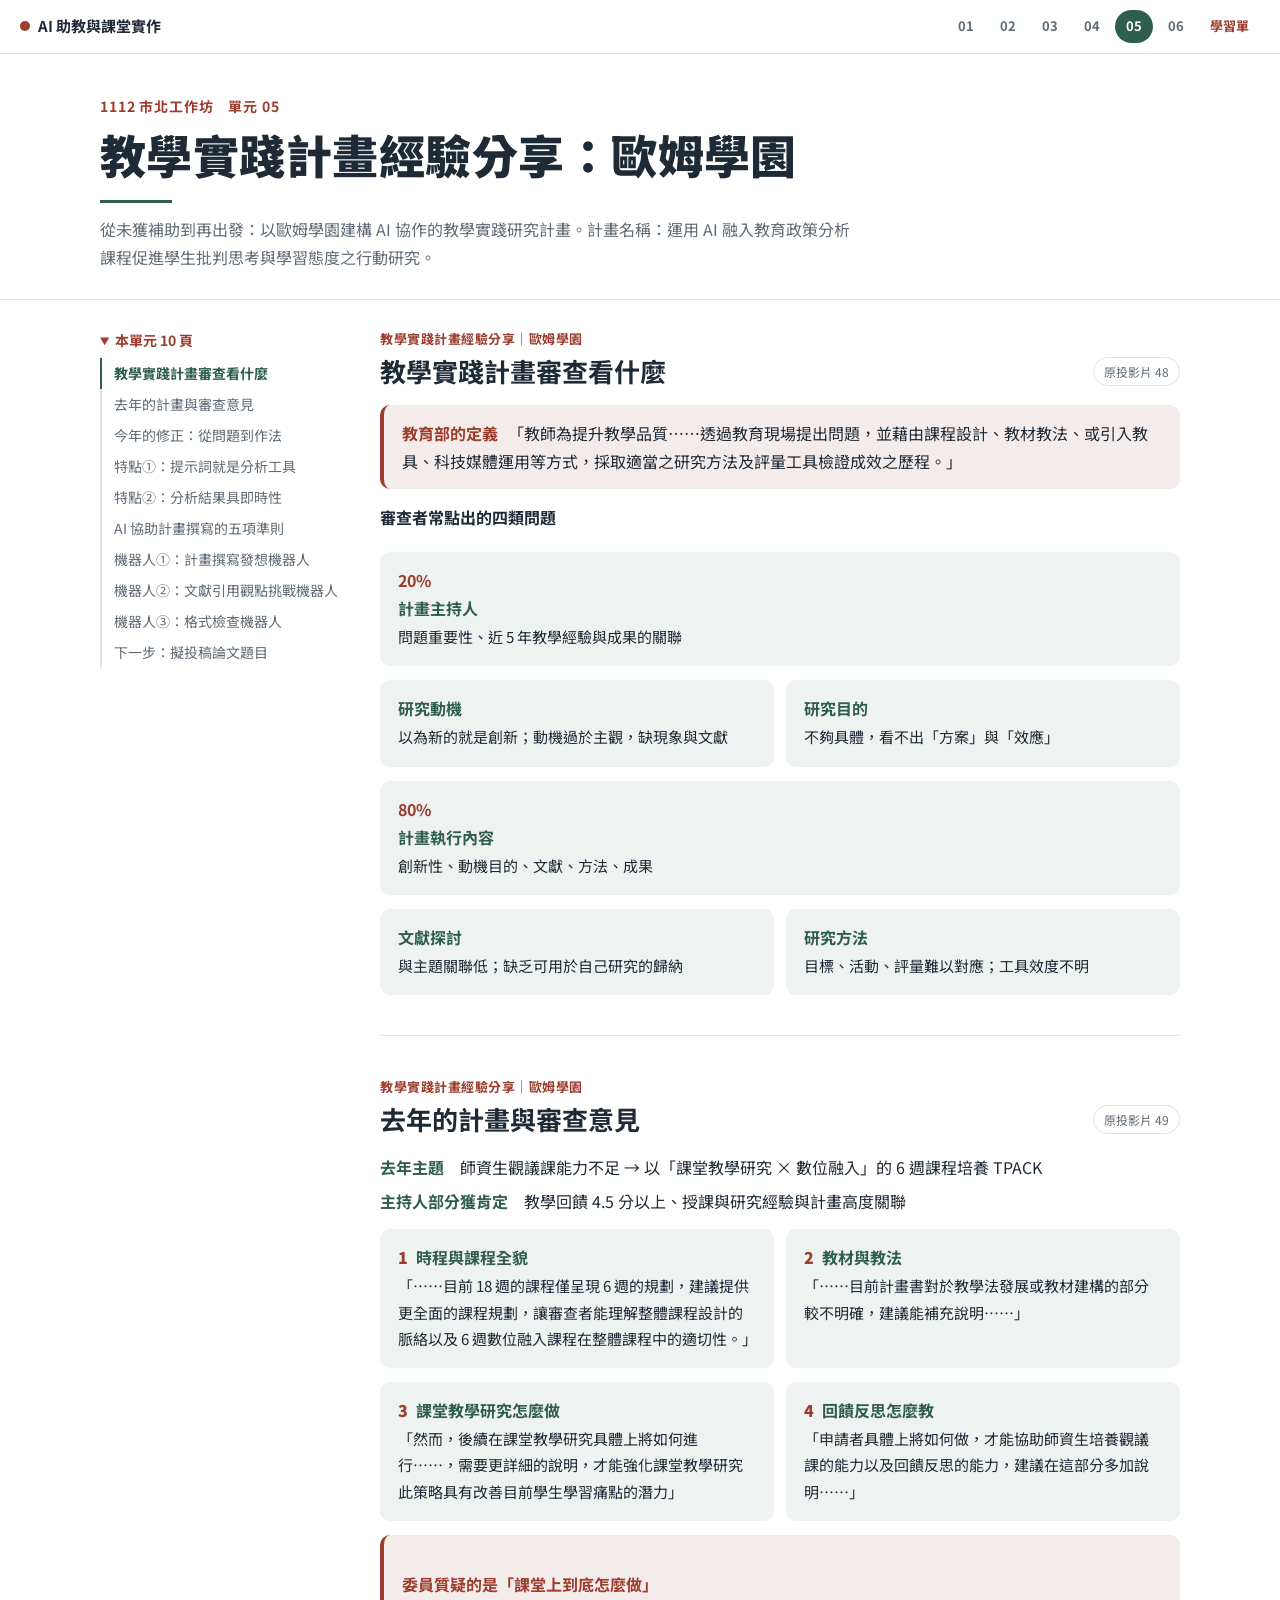
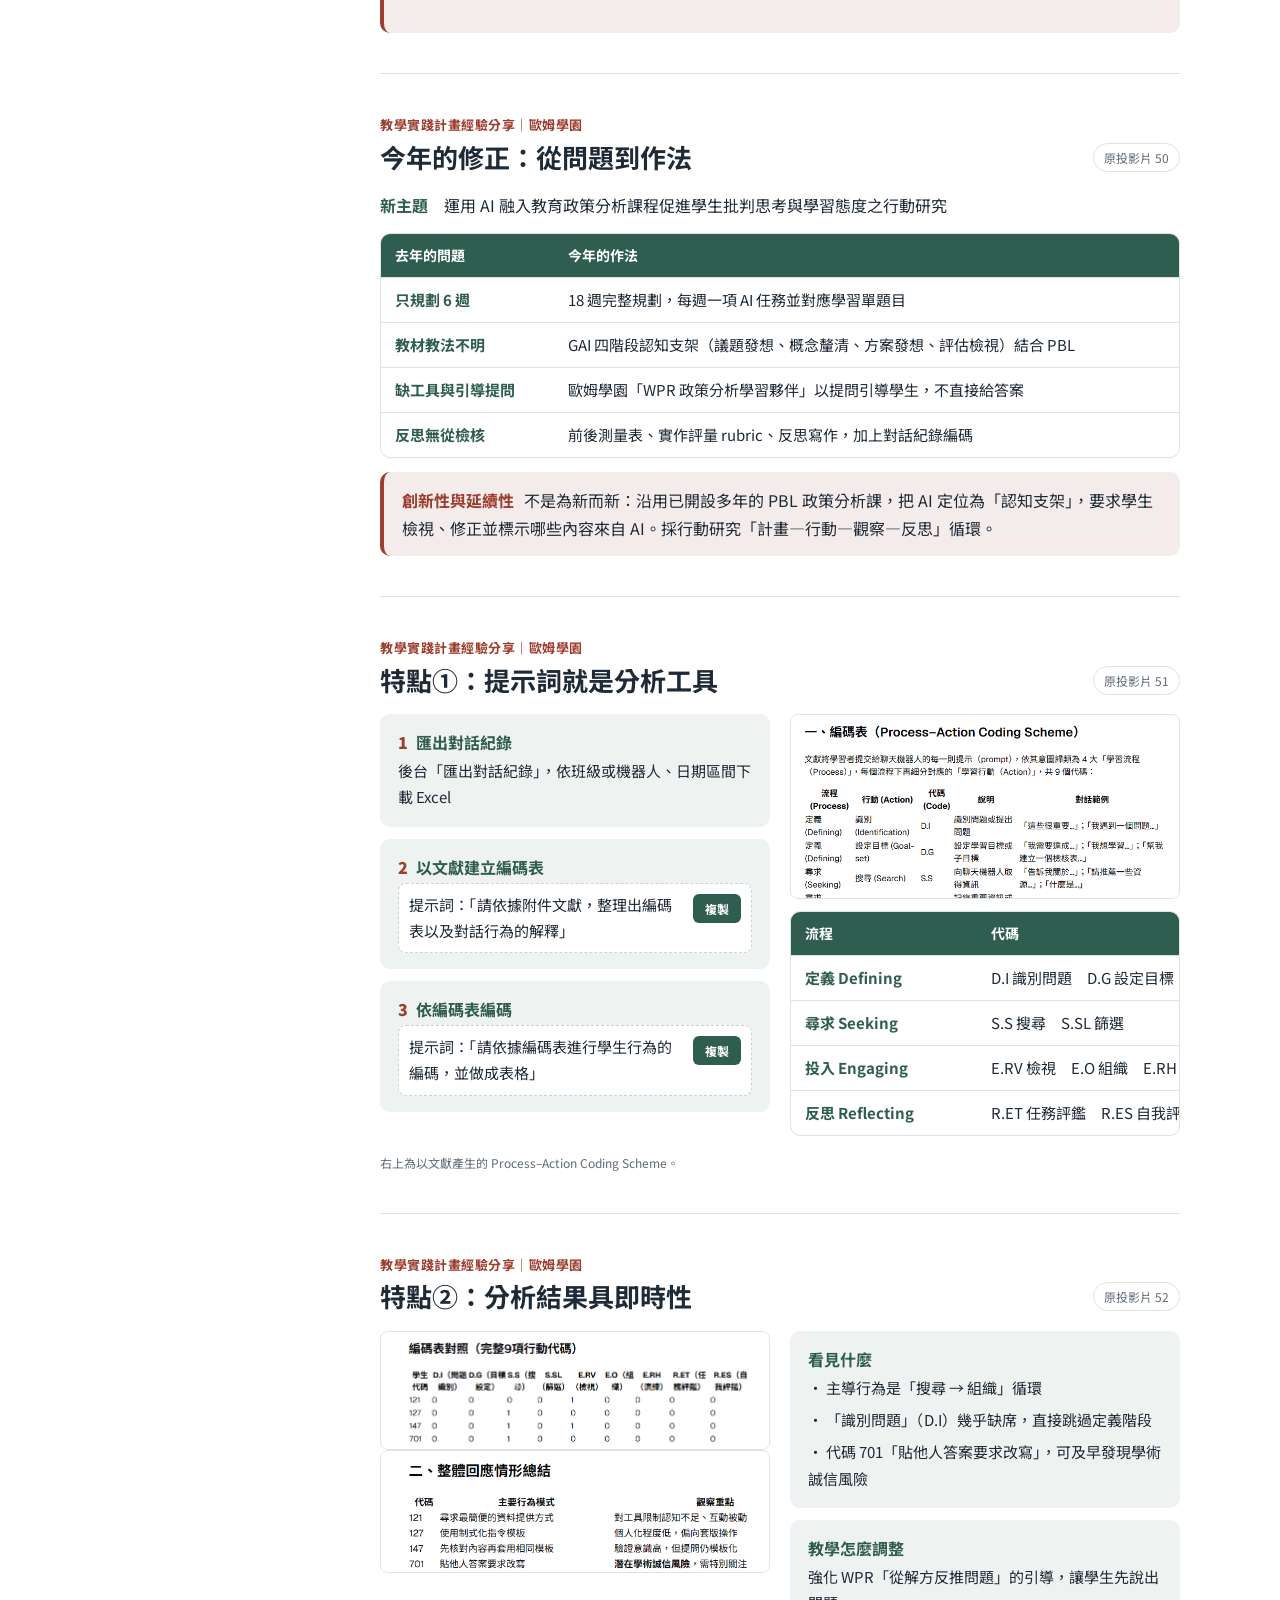
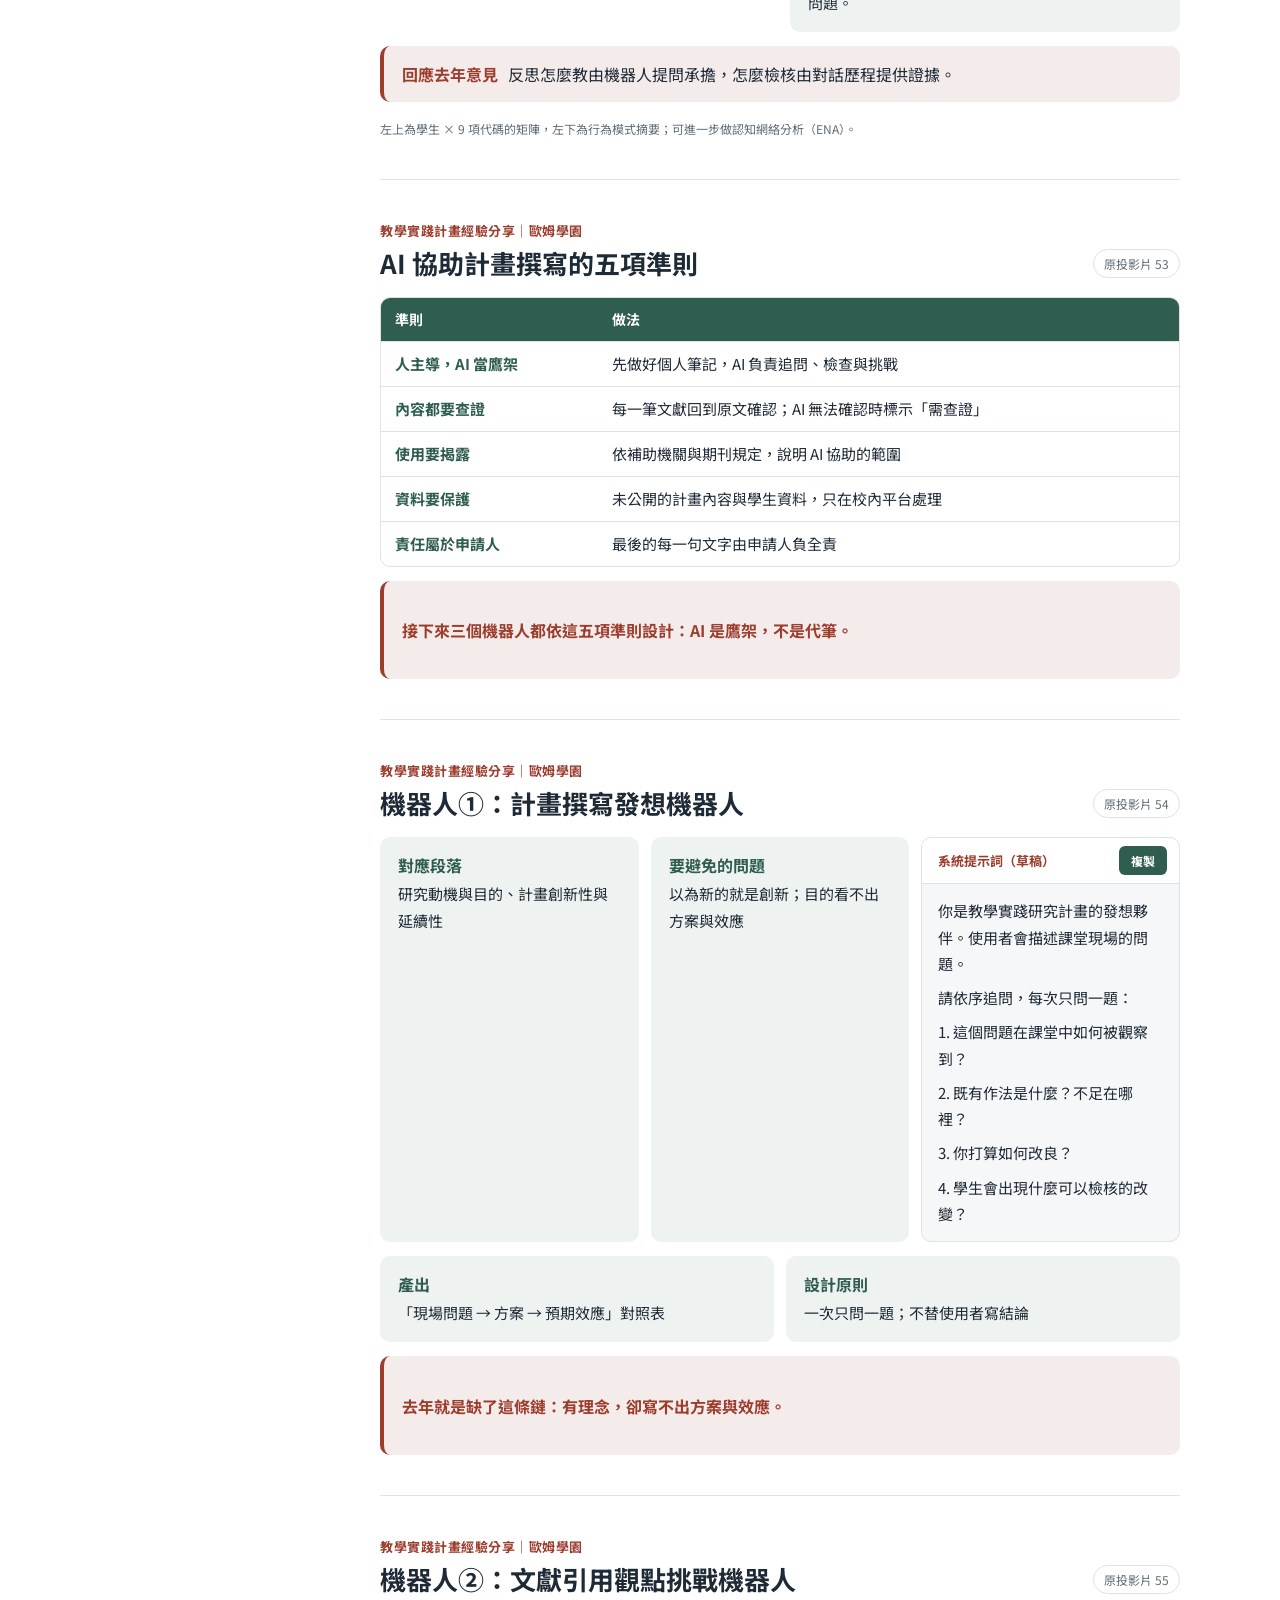
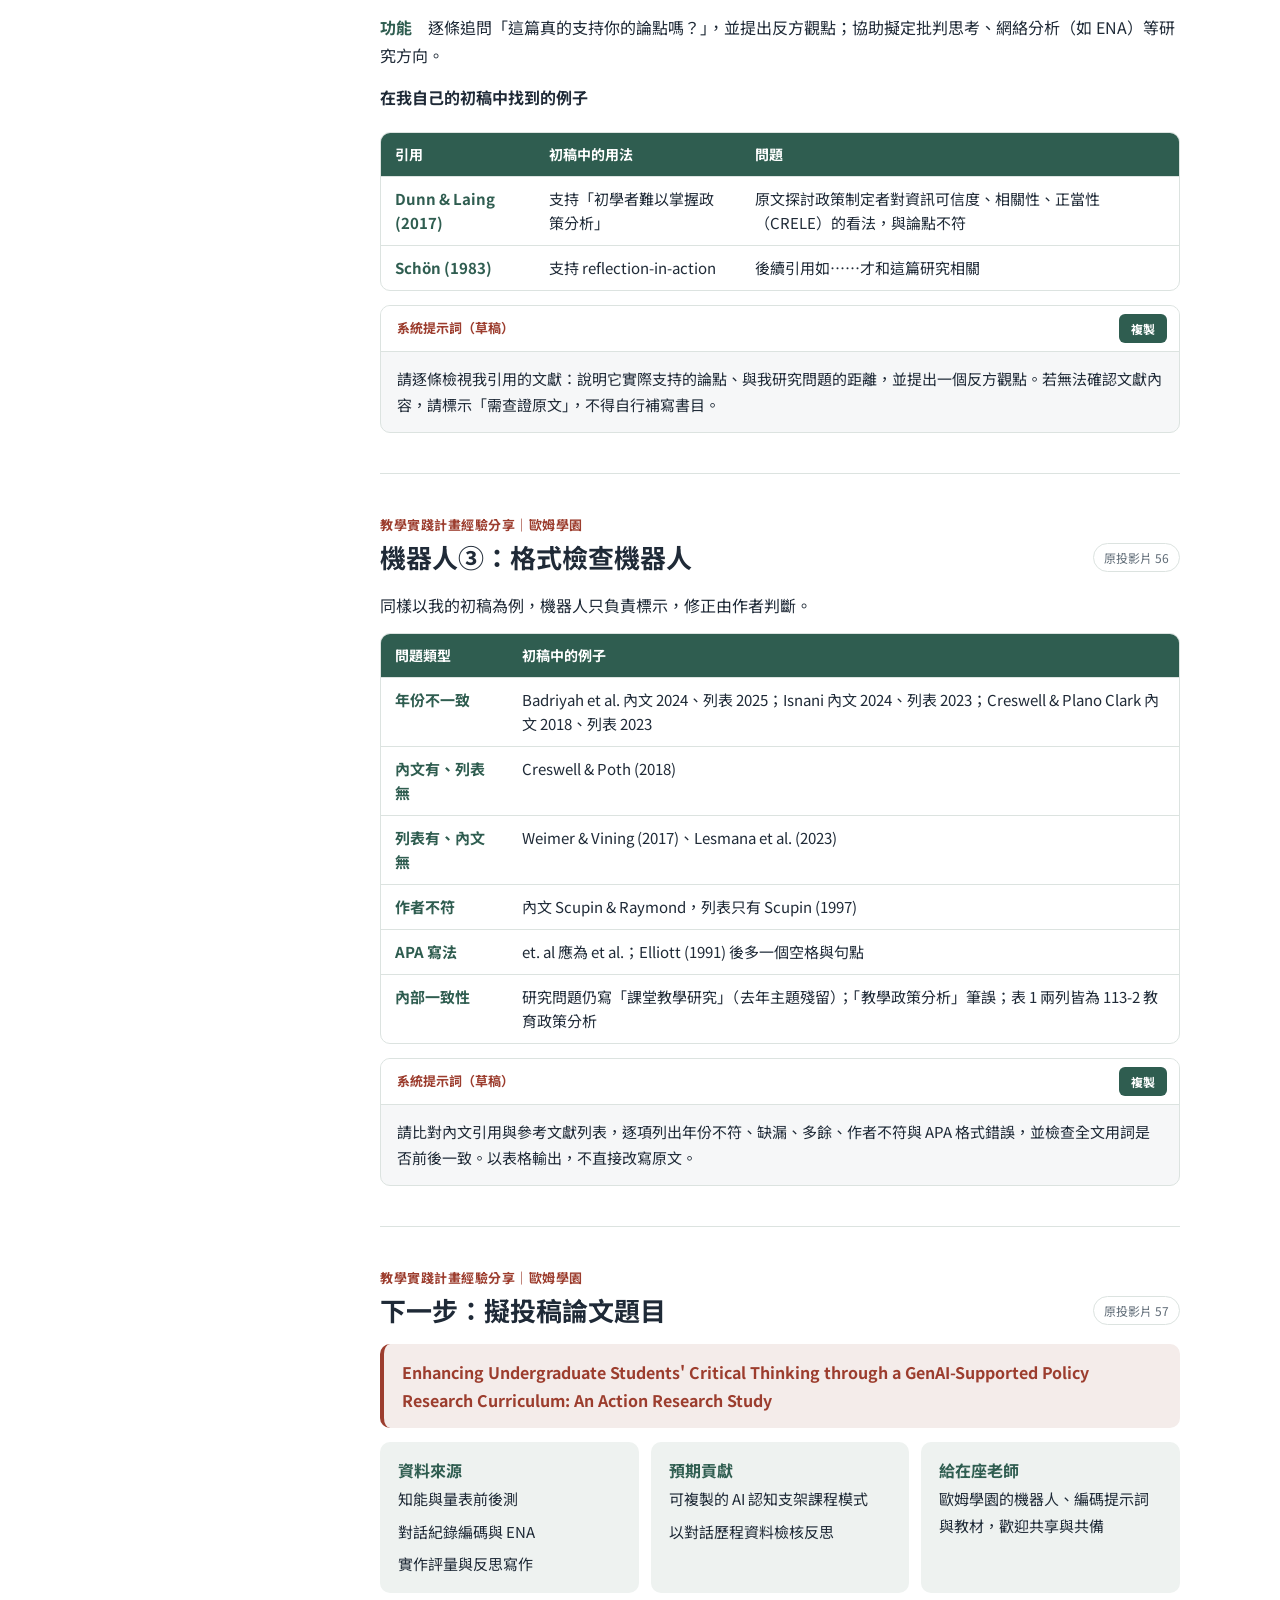
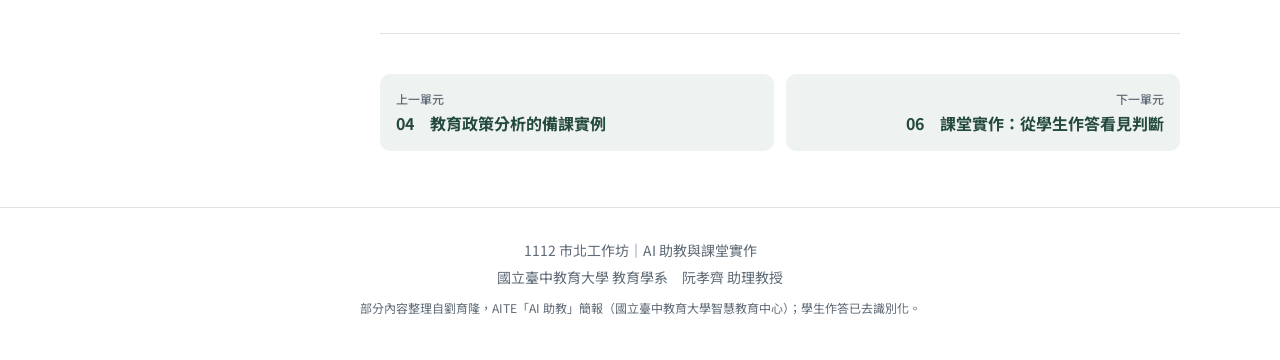
<file: unit-05.html>
<!doctype html>
<html lang="zh-Hant">
<head>
<meta charset="utf-8">
<meta name="viewport" content="width=device-width, initial-scale=1">
<title>05 教學實踐計畫經驗分享：歐姆學園｜AI 助教與課堂實作</title>
<meta name="description" content="從未獲補助到再出發：以歐姆學園建構 AI 協作的教學實踐研究計畫。計畫名稱：運用 AI 融入教育政策分析課程促進學生批判思考與學習態度之行動研究。">
<meta property="og:title" content="05 教學實踐計畫經驗分享：歐姆學園｜AI 助教與課堂實作">
<meta property="og:description" content="從未獲補助到再出發：以歐姆學園建構 AI 協作的教學實踐研究計畫。計畫名稱：運用 AI 融入教育政策分析課程促進學生批判思考與學習態度之行動研究。">
<meta property="og:image" content="og.jpg">
<meta name="twitter:card" content="summary_large_image">
<link rel="preconnect" href="https://fonts.googleapis.com"><link rel="preconnect" href="https://fonts.gstatic.com" crossorigin><link href="https://fonts.googleapis.com/css2?family=Noto+Sans+TC:wght@400;500;700;900&display=swap" rel="stylesheet">
<link rel="stylesheet" href="style.css">
</head>
<body class="unit">
<header class="topbar">
  <a class="home" href="index.html"><span class="dot"></span>AI 助教與課堂實作</a>
  <nav class="unitnav" aria-label="單元"><a href="unit-01.html" class="" title="AI 助教：備課與命題">01</a><a href="unit-02.html" class="" title="Vibe coding：用自然語言做互動教具">02</a><a href="unit-03.html" class="" title="生成遊戲網頁">03</a><a href="unit-04.html" class="" title="教育政策分析的備課實例">04</a><a href="unit-05.html" class="on" title="教學實踐計畫經驗分享：歐姆學園">05</a><a href="unit-06.html" class="" title="課堂實作：從學生作答看見判斷">06</a><a href="worksheets.html" class="ws ">學習單</a></nav>
</header>
<div class="hero unit-hero"><div class="wrap"><p class="eyebrow">1112 市北工作坊　單元 05</p><h1>教學實踐計畫經驗分享：歐姆學園</h1><p class="lead">從未獲補助到再出發：以歐姆學園建構 AI 協作的教學實踐研究計畫。計畫名稱：運用 AI 融入教育政策分析課程促進學生批判思考與學習態度之行動研究。</p></div></div>
<div class="wrap unit-layout">
  <aside class="toc"><details open><summary>本單元 10 頁</summary><ol><li><a href="#s48">教學實踐計畫審查看什麼</a></li><li><a href="#s49">去年的計畫與審查意見</a></li><li><a href="#s50">今年的修正：從問題到作法</a></li><li><a href="#s51">特點①：提示詞就是分析工具</a></li><li><a href="#s52">特點②：分析結果具即時性</a></li><li><a href="#s53">AI 協助計畫撰寫的五項準則</a></li><li><a href="#s54">機器人①：計畫撰寫發想機器人</a></li><li><a href="#s55">機器人②：文獻引用觀點挑戰機器人</a></li><li><a href="#s56">機器人③：格式檢查機器人</a></li><li><a href="#s57">下一步：擬投稿論文題目</a></li></ol></details></aside>
  <main><section class="slide" id="s48"><p class="kicker">教學實踐計畫經驗分享｜歐姆學園</p><div class="shead"><h2>教學實踐計畫審查看什麼</h2><button class="orig" type="button" data-slide="slide-48.jpg">原投影片 48</button></div><div class="sbody"><div class="callout"><p><strong class="label">教育部的定義</strong>「教師為提升教學品質……透過教育現場提出問題，並藉由課程設計、教材教法、或引入教具、科技媒體運用等方式，採取適當之研究方法及評量工具檢證成效之歷程。」</p></div><h4><span class="b">審查者常點出的四類問題</span></h4><div class="card"><h4><span class="b acc">20%</span></h4><h4><span class="b grn">計畫主持人</span></h4><p>問題重要性、近 5 年教學經驗與成果的關聯</p></div><div class="grid g2"><div class="card"><h4><span class="b grn">研究動機</span></h4><p>以為新的就是創新；動機過於主觀，缺現象與文獻</p></div><div class="card"><h4><span class="b grn">研究目的</span></h4><p>不夠具體，看不出「方案」與「效應」</p></div></div><div class="card"><h4><span class="b acc">80%</span></h4><h4><span class="b grn">計畫執行內容</span></h4><p>創新性、動機目的、文獻、方法、成果</p></div><div class="grid g2"><div class="card"><h4><span class="b grn">文獻探討</span></h4><p>與主題關聯低；缺乏可用於自己研究的歸納</p></div><div class="card"><h4><span class="b grn">研究方法</span></h4><p>目標、活動、評量難以對應；工具效度不明</p></div></div></div></section><section class="slide" id="s49"><p class="kicker">教學實踐計畫經驗分享｜歐姆學園</p><div class="shead"><h2>去年的計畫與審查意見</h2><button class="orig" type="button" data-slide="slide-49.jpg">原投影片 49</button></div><div class="sbody"><p><span class="b grn">去年主題　</span>師資生觀議課能力不足 → 以「課堂教學研究 × 數位融入」的 6 週課程培養 TPACK</p><p><span class="b grn">主持人部分獲肯定　</span>教學回饋 4.5 分以上、授課與研究經驗與計畫高度關聯</p><div class="grid g2"><div class="card"><h4 class="step"><span class="num">1</span>時程與課程全貌</h4><p>「……目前 18 週的課程僅呈現 6 週的規劃，建議提供更全面的課程規劃，讓審查者能理解整體課程設計的脈絡以及 6 週數位融入課程在整體課程中的適切性。」</p></div><div class="card"><h4 class="step"><span class="num">2</span>教材與教法</h4><p>「……目前計畫書對於教學法發展或教材建構的部分較不明確，建議能補充說明……」</p></div></div><div class="grid g2"><div class="card"><h4 class="step"><span class="num">3</span>課堂教學研究怎麼做</h4><p>「然而，後續在課堂教學研究具體上將如何進行……，需要更詳細的說明，才能強化課堂教學研究此策略具有改善目前學生學習痛點的潛力」</p></div><div class="card"><h4 class="step"><span class="num">4</span>回饋反思怎麼教</h4><p>「申請者具體上將如何做，才能協助師資生培養觀議課的能力以及回饋反思的能力，建議在這部分多加說明……」</p></div></div><div class="callout"><h4><span class="b acc">委員質疑的是「課堂上到底怎麼做」</span></h4></div></div></section><section class="slide" id="s50"><p class="kicker">教學實踐計畫經驗分享｜歐姆學園</p><div class="shead"><h2>今年的修正：從問題到作法</h2><button class="orig" type="button" data-slide="slide-50.jpg">原投影片 50</button></div><div class="sbody"><p><span class="b grn">新主題　</span>運用 AI 融入教育政策分析課程促進學生批判思考與學習態度之行動研究</p><div class="table-wrap"><table><thead><tr><th>去年的問題</th><th>今年的作法</th></tr></thead><tbody><tr><td>只規劃 6 週</td><td>18 週完整規劃，每週一項 AI 任務並對應學習單題目</td></tr><tr><td>教材教法不明</td><td>GAI 四階段認知支架（議題發想、概念釐清、方案發想、評估檢視）結合 PBL</td></tr><tr><td>缺工具與引導提問</td><td>歐姆學園「WPR 政策分析學習夥伴」以提問引導學生，不直接給答案</td></tr><tr><td>反思無從檢核</td><td>前後測量表、實作評量 rubric、反思寫作，加上對話紀錄編碼</td></tr></tbody></table></div><div class="callout"><p><strong class="label">創新性與延續性</strong>不是為新而新：沿用已開設多年的 PBL 政策分析課，把 AI 定位為「認知支架」，要求學生檢視、修正並標示哪些內容來自 AI。採行動研究「計畫—行動—觀察—反思」循環。</p></div></div></section><section class="slide" id="s51"><p class="kicker">教學實踐計畫經驗分享｜歐姆學園</p><div class="shead"><h2>特點①：提示詞就是分析工具</h2><button class="orig" type="button" data-slide="slide-51.jpg">原投影片 51</button></div><div class="sbody"><div class="split "><div class="col"><div class="card"><h4 class="step"><span class="num">1</span>匯出對話紀錄</h4><p>後台「匯出對話紀錄」，依班級或機器人、日期區間下載 Excel</p></div><div class="card"><h4 class="step"><span class="num">2</span>以文獻建立編碼表</h4><p class="copyline">提示詞：「請依據附件文獻，整理出編碼表以及對話行為的解釋」<button class="copy" type="button" data-copy="請依據附件文獻，整理出編碼表以及對話行為的解釋" aria-label="複製提示詞">複製</button></p></div><div class="card"><h4 class="step"><span class="num">3</span>依編碼表編碼</h4><p class="copyline">提示詞：「請依據編碼表進行學生行為的編碼，並做成表格」<button class="copy" type="button" data-copy="請依據編碼表進行學生行為的編碼，並做成表格" aria-label="複製提示詞">複製</button></p></div></div><div class="col"><figure class="fig"><a href="s51-56ef7289ce.png" class="zoom" data-zoom><img src="s51-56ef7289ce.png" alt="特點①：提示詞就是分析工具" width="739" height="349" loading="lazy"></a></figure><div class="table-wrap"><table><thead><tr><th>流程</th><th>代碼</th></tr></thead><tbody><tr><td>定義 Defining</td><td>D.I 識別問題　D.G 設定目標</td></tr><tr><td>尋求 Seeking</td><td>S.S 搜尋　S.SL 篩選</td></tr><tr><td>投入 Engaging</td><td>E.RV 檢視　E.O 組織　E.RH 演練</td></tr><tr><td>反思 Reflecting</td><td>R.ET 任務評鑑　R.ES 自我評鑑</td></tr></tbody></table></div></div></div><p class="src">右上為以文獻產生的 Process–Action Coding Scheme。</p></div></section><section class="slide" id="s52"><p class="kicker">教學實踐計畫經驗分享｜歐姆學園</p><div class="shead"><h2>特點②：分析結果具即時性</h2><button class="orig" type="button" data-slide="slide-52.jpg">原投影片 52</button></div><div class="sbody"><div class="split "><div class="col"><figure class="fig"><a href="s52-faa880f077.png" class="zoom" data-zoom><img src="s52-faa880f077.png" alt="特點②：分析結果具即時性" width="779" height="235" loading="lazy"></a></figure><figure class="fig"><a href="s52-6b87f8a2b8.png" class="zoom" data-zoom><img src="s52-6b87f8a2b8.png" alt="特點②：分析結果具即時性" width="654" height="204" loading="lazy"></a></figure></div><div class="col"><div class="card"><h4><span class="b grn">看見什麼</span></h4><p>• 主導行為是「搜尋 → 組織」循環</p><p>• 「識別問題」（D.I）幾乎缺席，直接跳過定義階段</p><p>• 代碼 701「貼他人答案要求改寫」，可及早發現學術誠信風險</p></div><div class="card"><h4><span class="b grn">教學怎麼調整</span></h4><p>強化 WPR「從解方反推問題」的引導，讓學生先說出問題。</p></div></div></div><div class="callout"><p><strong class="label">回應去年意見</strong>反思怎麼教由機器人提問承擔，怎麼檢核由對話歷程提供證據。</p></div><p class="src">左上為學生 × 9 項代碼的矩陣，左下為行為模式摘要；可進一步做認知網絡分析（ENA）。</p></div></section><section class="slide" id="s53"><p class="kicker">教學實踐計畫經驗分享｜歐姆學園</p><div class="shead"><h2>AI 協助計畫撰寫的五項準則</h2><button class="orig" type="button" data-slide="slide-53.jpg">原投影片 53</button></div><div class="sbody"><div class="table-wrap"><table><thead><tr><th>準則</th><th>做法</th></tr></thead><tbody><tr><td>人主導，AI 當鷹架</td><td>先做好個人筆記，AI 負責追問、檢查與挑戰</td></tr><tr><td>內容都要查證</td><td>每一筆文獻回到原文確認；AI 無法確認時標示「需查證」</td></tr><tr><td>使用要揭露</td><td>依補助機關與期刊規定，說明 AI 協助的範圍</td></tr><tr><td>資料要保護</td><td>未公開的計畫內容與學生資料，只在校內平台處理</td></tr><tr><td>責任屬於申請人</td><td>最後的每一句文字由申請人負全責</td></tr></tbody></table></div><div class="callout"><h4><span class="b acc">接下來三個機器人都依這五項準則設計：AI 是鷹架，不是代筆。</span></h4></div></div></section><section class="slide" id="s54"><p class="kicker">教學實踐計畫經驗分享｜歐姆學園</p><div class="shead"><h2>機器人①：計畫撰寫發想機器人</h2><button class="orig" type="button" data-slide="slide-54.jpg">原投影片 54</button></div><div class="sbody"><div class="grid g3"><div class="card"><h4><span class="b grn">對應段落</span></h4><p>研究動機與目的、計畫創新性與延續性</p></div><div class="card"><h4><span class="b grn">要避免的問題</span></h4><p>以為新的就是創新；目的看不出方案與效應</p></div><div class="prompt"><div class="prompt-head"><span class="label">系統提示詞（草稿）</span><button class="copy" type="button" data-copy="你是教學實踐研究計畫的發想夥伴。使用者會描述課堂現場的問題。
請依序追問，每次只問一題：
1. 這個問題在課堂中如何被觀察到？
2. 既有作法是什麼？不足在哪裡？
3. 你打算如何改良？
4. 學生會出現什麼可以檢核的改變？" aria-label="複製提示詞">複製</button></div><div class="prompt-body"><p>你是教學實踐研究計畫的發想夥伴。使用者會描述課堂現場的問題。</p><p>請依序追問，每次只問一題：</p><p>1. 這個問題在課堂中如何被觀察到？</p><p>2. 既有作法是什麼？不足在哪裡？</p><p>3. 你打算如何改良？</p><p>4. 學生會出現什麼可以檢核的改變？</p></div></div></div><div class="grid g2"><div class="card"><h4><span class="b grn">產出</span></h4><p>「現場問題 → 方案 → 預期效應」對照表</p></div><div class="card"><h4><span class="b grn">設計原則</span></h4><p>一次只問一題；不替使用者寫結論</p></div></div><div class="callout"><h4><span class="b acc">去年就是缺了這條鏈：有理念，卻寫不出方案與效應。</span></h4></div></div></section><section class="slide" id="s55"><p class="kicker">教學實踐計畫經驗分享｜歐姆學園</p><div class="shead"><h2>機器人②：文獻引用觀點挑戰機器人</h2><button class="orig" type="button" data-slide="slide-55.jpg">原投影片 55</button></div><div class="sbody"><p><span class="b grn">功能　</span>逐條追問「這篇真的支持你的論點嗎？」，並提出反方觀點；協助擬定批判思考、網絡分析（如 ENA）等研究方向。</p><h4><span class="b">在我自己的初稿中找到的例子</span></h4><div class="table-wrap"><table><thead><tr><th>引用</th><th>初稿中的用法</th><th>問題</th></tr></thead><tbody><tr><td>Dunn &amp; Laing (2017)</td><td>支持「初學者難以掌握政策分析」</td><td>原文探討政策制定者對資訊可信度、相關性、正當性（CRELE）的看法，與論點不符</td></tr><tr><td>Schön (1983)</td><td>支持 reflection-in-action</td><td>後續引用如……才和這篇研究相關</td></tr></tbody></table></div><div class="prompt"><div class="prompt-head"><span class="label">系統提示詞（草稿）</span><button class="copy" type="button" data-copy="請逐條檢視我引用的文獻：說明它實際支持的論點、與我研究問題的距離，並提出一個反方觀點。若無法確認文獻內容，請標示「需查證原文」，不得自行補寫書目。" aria-label="複製提示詞">複製</button></div><div class="prompt-body"><p>請逐條檢視我引用的文獻：說明它實際支持的論點、與我研究問題的距離，並提出一個反方觀點。若無法確認文獻內容，請標示「需查證原文」，不得自行補寫書目。</p></div></div></div></section><section class="slide" id="s56"><p class="kicker">教學實踐計畫經驗分享｜歐姆學園</p><div class="shead"><h2>機器人③：格式檢查機器人</h2><button class="orig" type="button" data-slide="slide-56.jpg">原投影片 56</button></div><div class="sbody"><p>同樣以我的初稿為例，機器人只負責標示，修正由作者判斷。</p><div class="table-wrap"><table><thead><tr><th>問題類型</th><th>初稿中的例子</th></tr></thead><tbody><tr><td>年份不一致</td><td>Badriyah et al. 內文 2024、列表 2025；Isnani 內文 2024、列表 2023；Creswell &amp; Plano Clark 內文 2018、列表 2023</td></tr><tr><td>內文有、列表無</td><td>Creswell &amp; Poth (2018)</td></tr><tr><td>列表有、內文無</td><td>Weimer &amp; Vining (2017)、Lesmana et al. (2023)</td></tr><tr><td>作者不符</td><td>內文 Scupin &amp; Raymond，列表只有 Scupin (1997)</td></tr><tr><td>APA 寫法</td><td>et. al 應為 et al.；Elliott (1991) 後多一個空格與句點</td></tr><tr><td>內部一致性</td><td>研究問題仍寫「課堂教學研究」（去年主題殘留）；「教學政策分析」筆誤；表 1 兩列皆為 113-2 教育政策分析</td></tr></tbody></table></div><div class="prompt"><div class="prompt-head"><span class="label">系統提示詞（草稿）</span><button class="copy" type="button" data-copy="請比對內文引用與參考文獻列表，逐項列出年份不符、缺漏、多餘、作者不符與 APA 格式錯誤，並檢查全文用詞是否前後一致。以表格輸出，不直接改寫原文。" aria-label="複製提示詞">複製</button></div><div class="prompt-body"><p>請比對內文引用與參考文獻列表，逐項列出年份不符、缺漏、多餘、作者不符與 APA 格式錯誤，並檢查全文用詞是否前後一致。以表格輸出，不直接改寫原文。</p></div></div></div></section><section class="slide" id="s57"><p class="kicker">教學實踐計畫經驗分享｜歐姆學園</p><div class="shead"><h2>下一步：擬投稿論文題目</h2><button class="orig" type="button" data-slide="slide-57.jpg">原投影片 57</button></div><div class="sbody"><div class="callout"><p><span class="b acc">Enhancing Undergraduate Students' Critical Thinking through a GenAI-Supported Policy Research Curriculum: An Action Research Study</span></p></div><div class="grid g3"><div class="card"><h4><span class="b grn">資料來源</span></h4><p>知能與量表前後測</p><p>對話紀錄編碼與 ENA</p><p>實作評量與反思寫作</p></div><div class="card"><h4><span class="b grn">預期貢獻</span></h4><p>可複製的 AI 認知支架課程模式</p><p>以對話歷程資料檢核反思</p></div><div class="card"><h4><span class="b grn">給在座老師</span></h4><p>歐姆學園的機器人、編碼提示詞與教材，歡迎共享與共備</p></div></div></div></section><nav class="pn"><a class="prev" href="unit-04.html"><small>上一單元</small>04　教育政策分析的備課實例</a><a class="next" href="unit-06.html"><small>下一單元</small>06　課堂實作：從學生作答看見判斷</a></nav></main>
</div>
<footer class="foot"><p>1112 市北工作坊｜AI 助教與課堂實作</p><p>國立臺中教育大學 教育學系　阮孝齊 助理教授</p><p class="small">部分內容整理自劉育隆，AITE「AI 助教」簡報（國立臺中教育大學智慧教育中心）；學生作答已去識別化。</p></footer>
<dialog id="lightbox" aria-label="放大檢視"><button class="close" type="button" aria-label="關閉">×</button><img alt=""></dialog>
<div id="toast" role="status" aria-live="polite"></div>
<script src="site.js"></script>
</body></html>
</file>
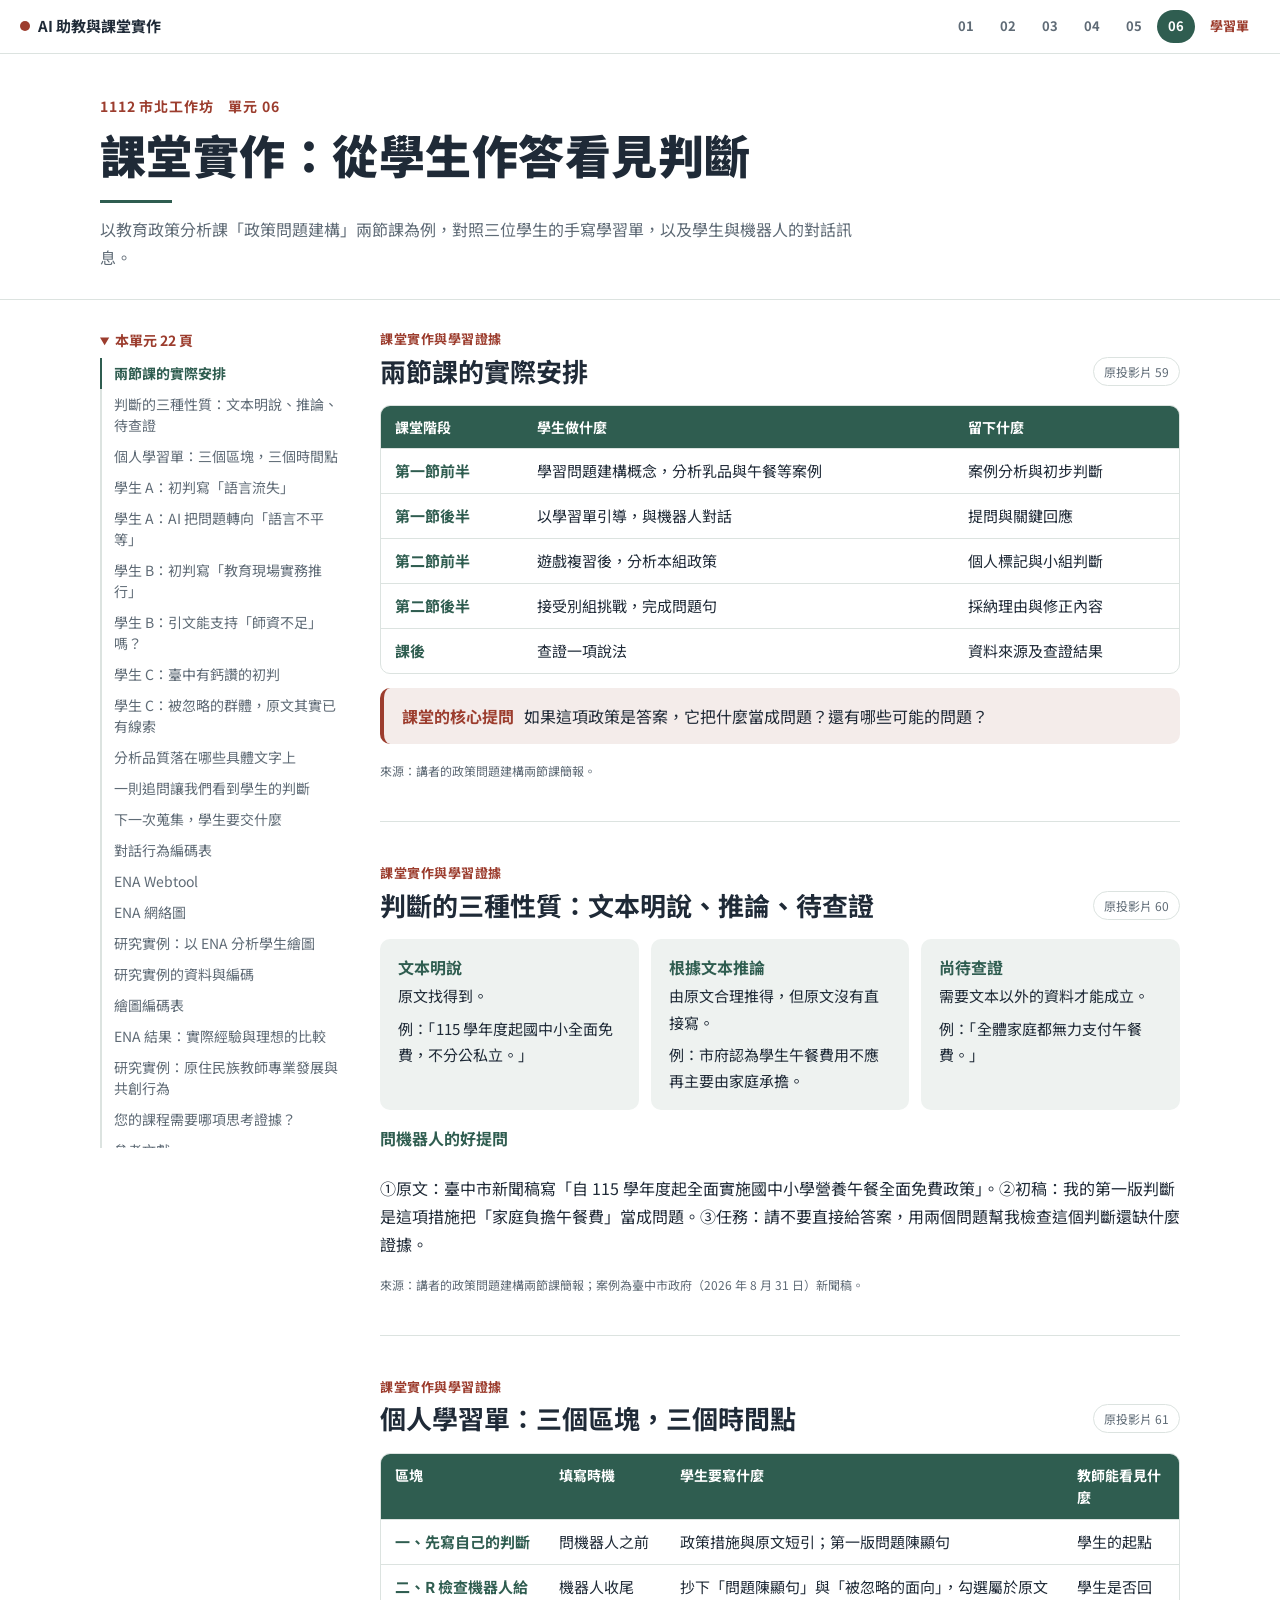
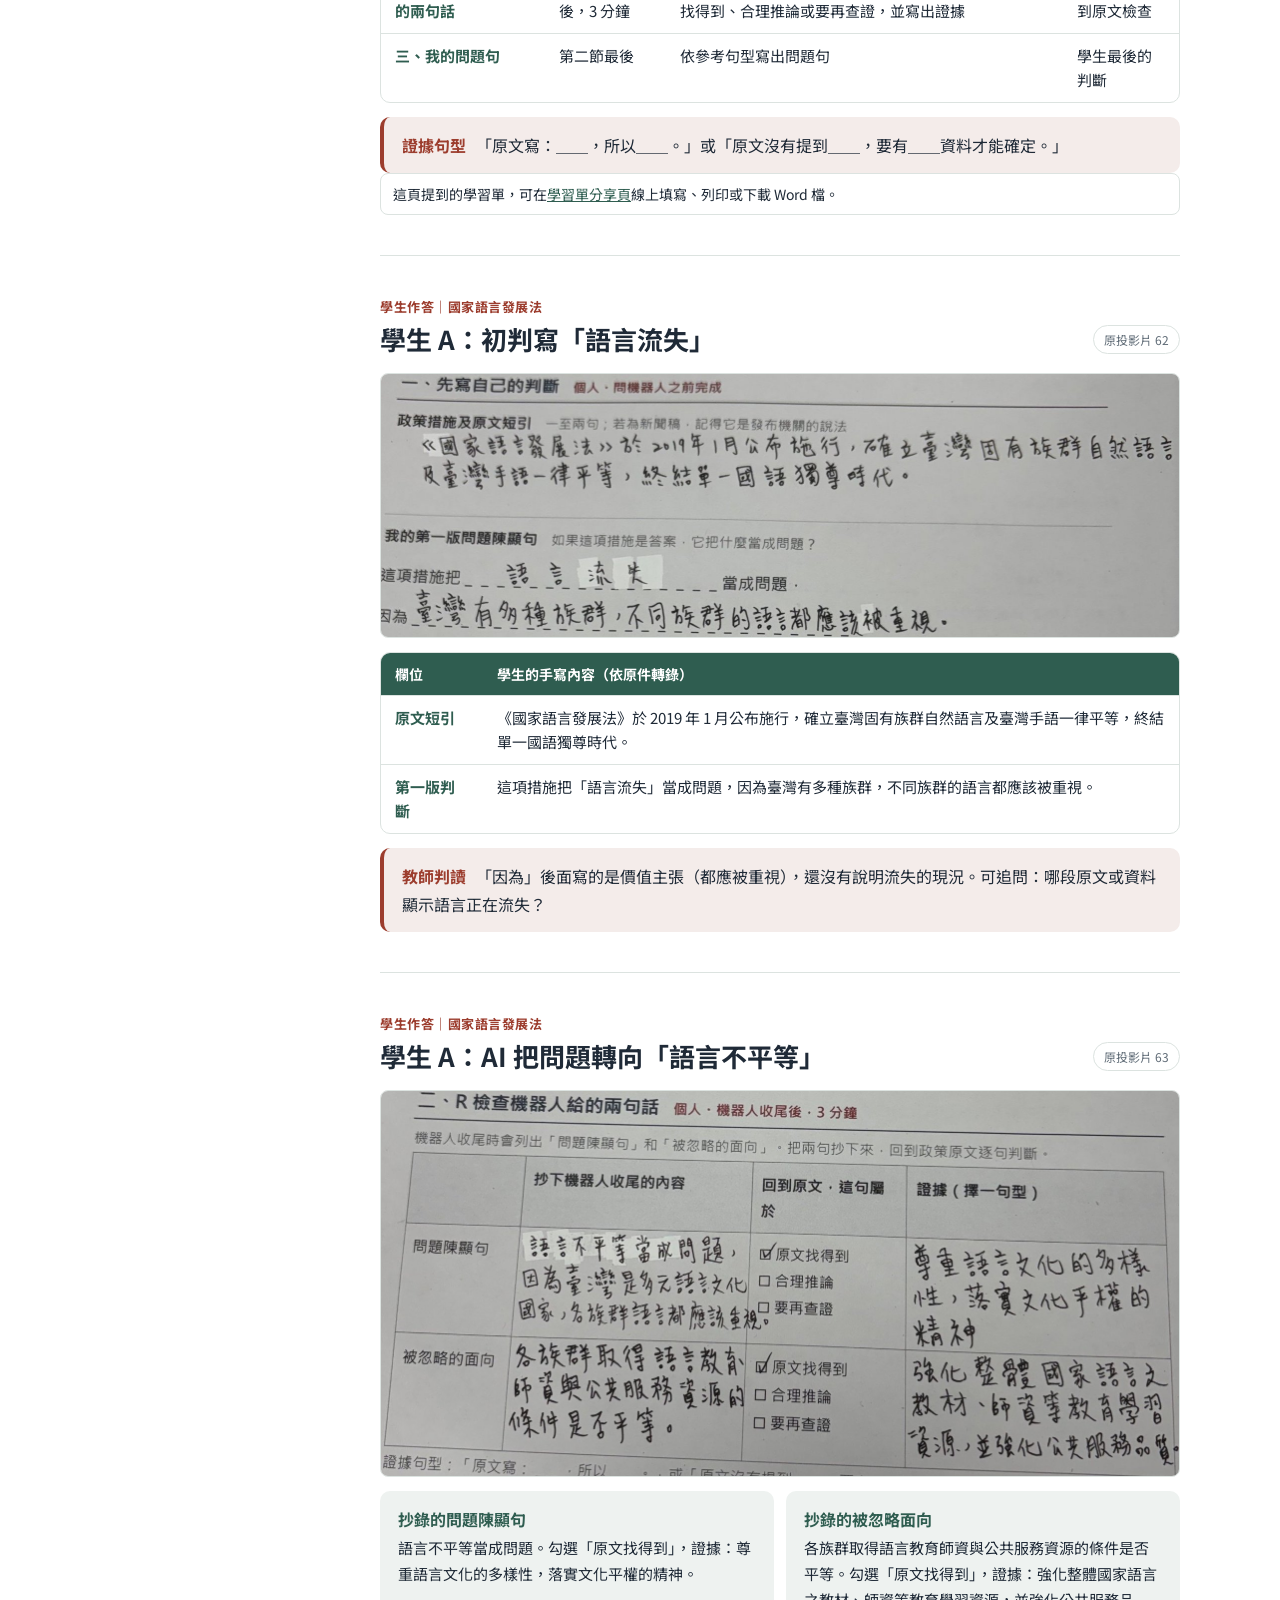
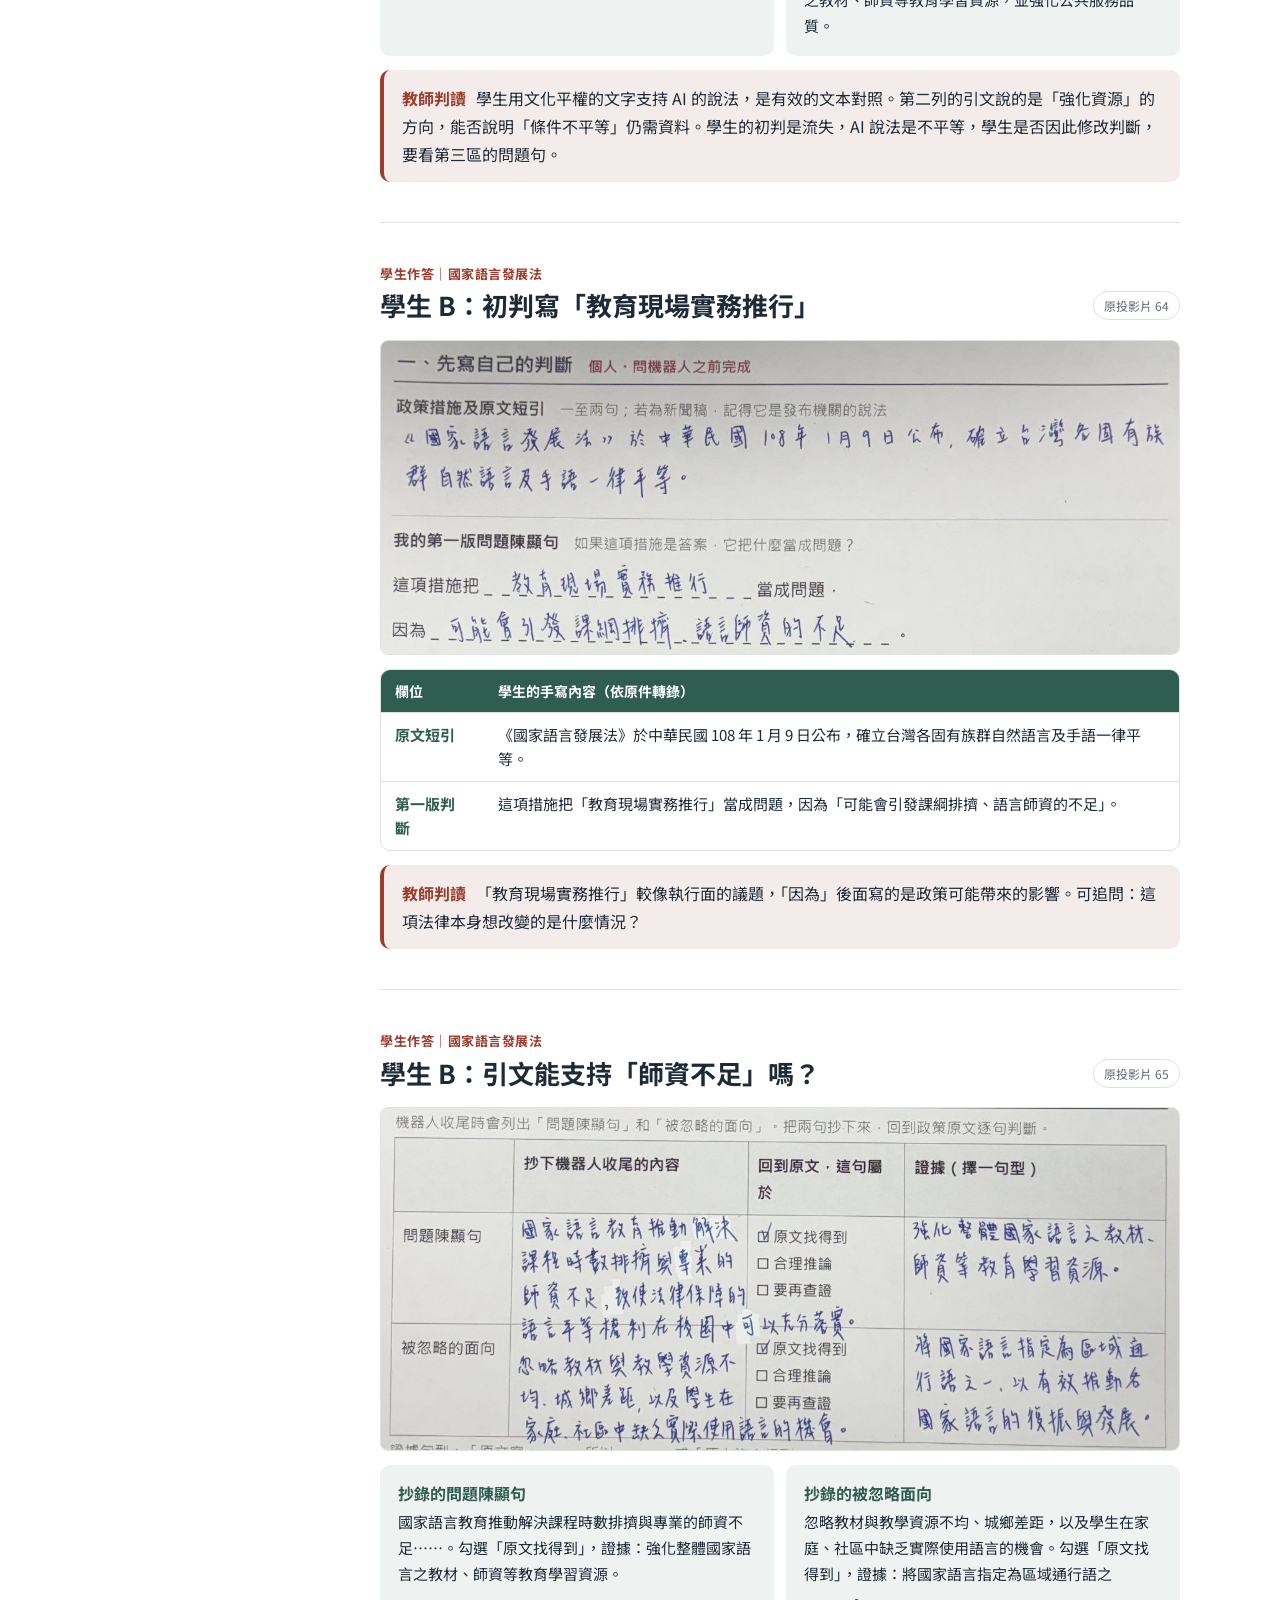
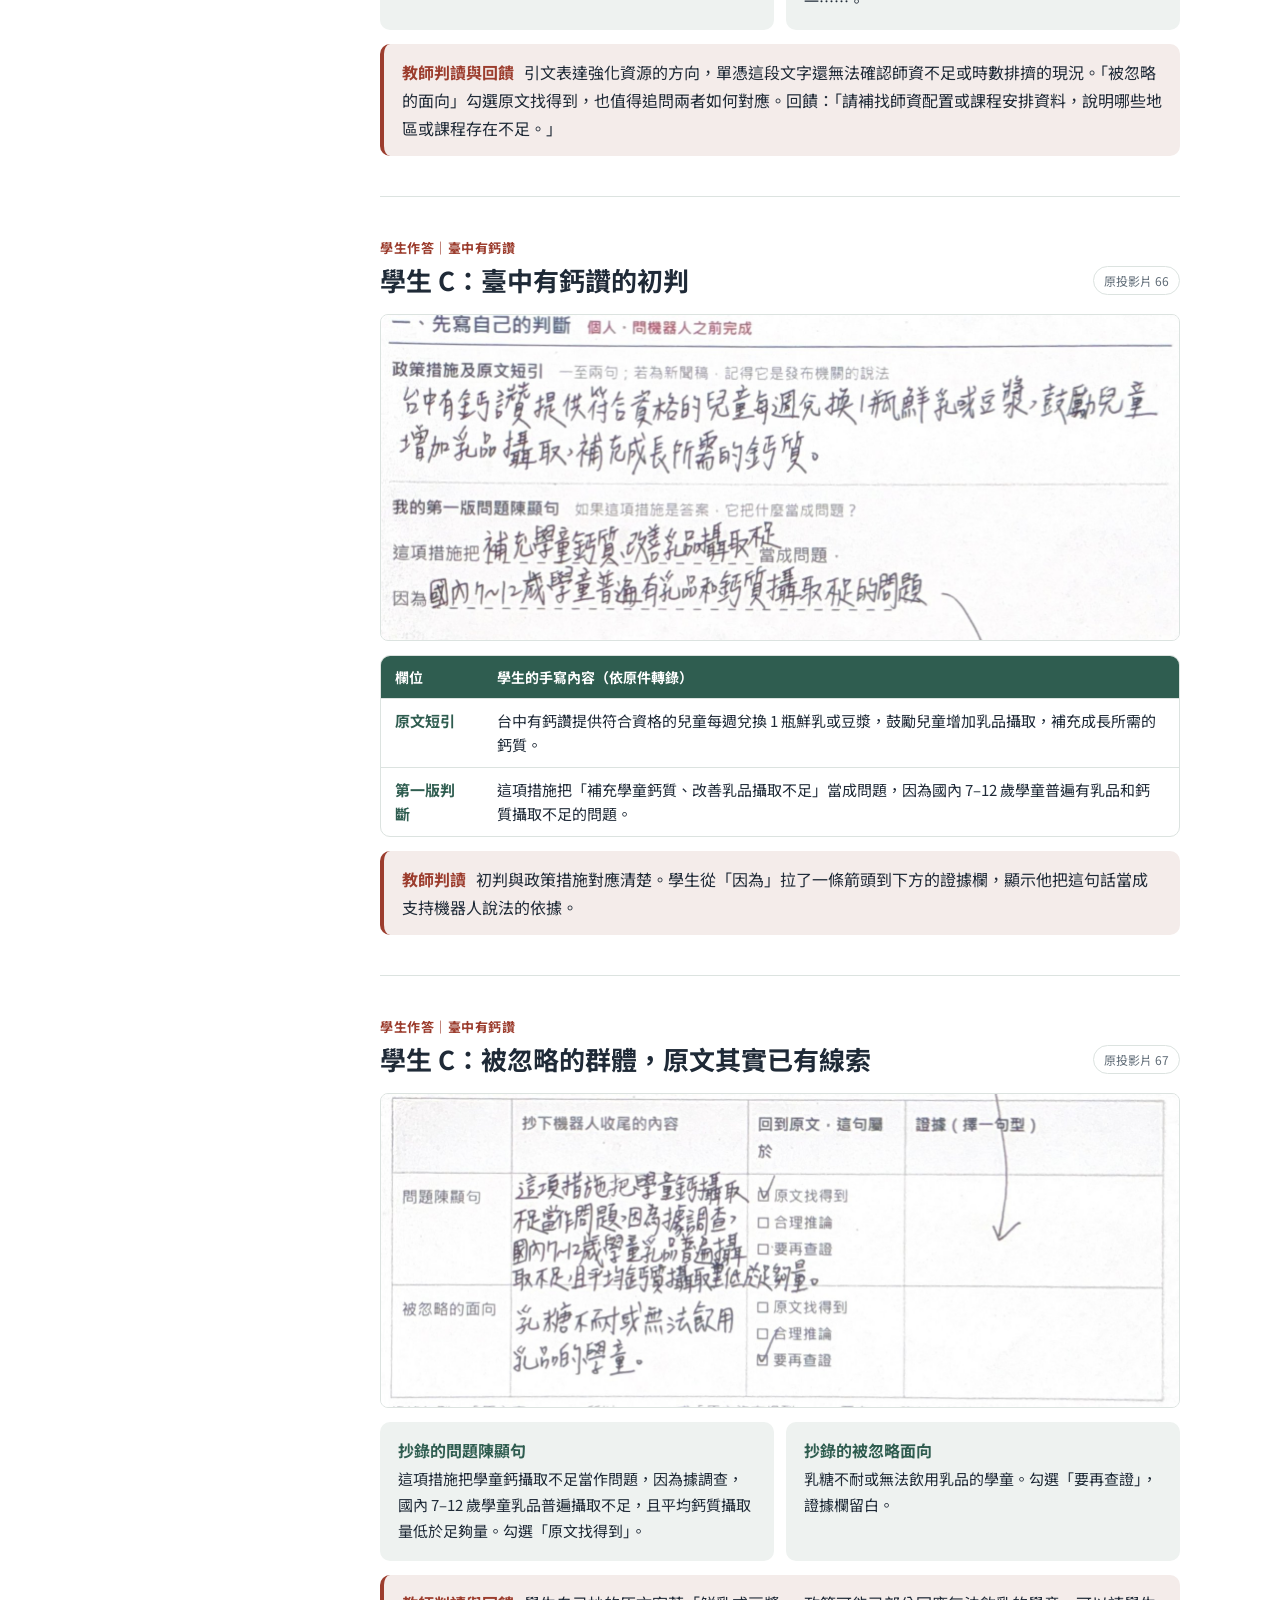
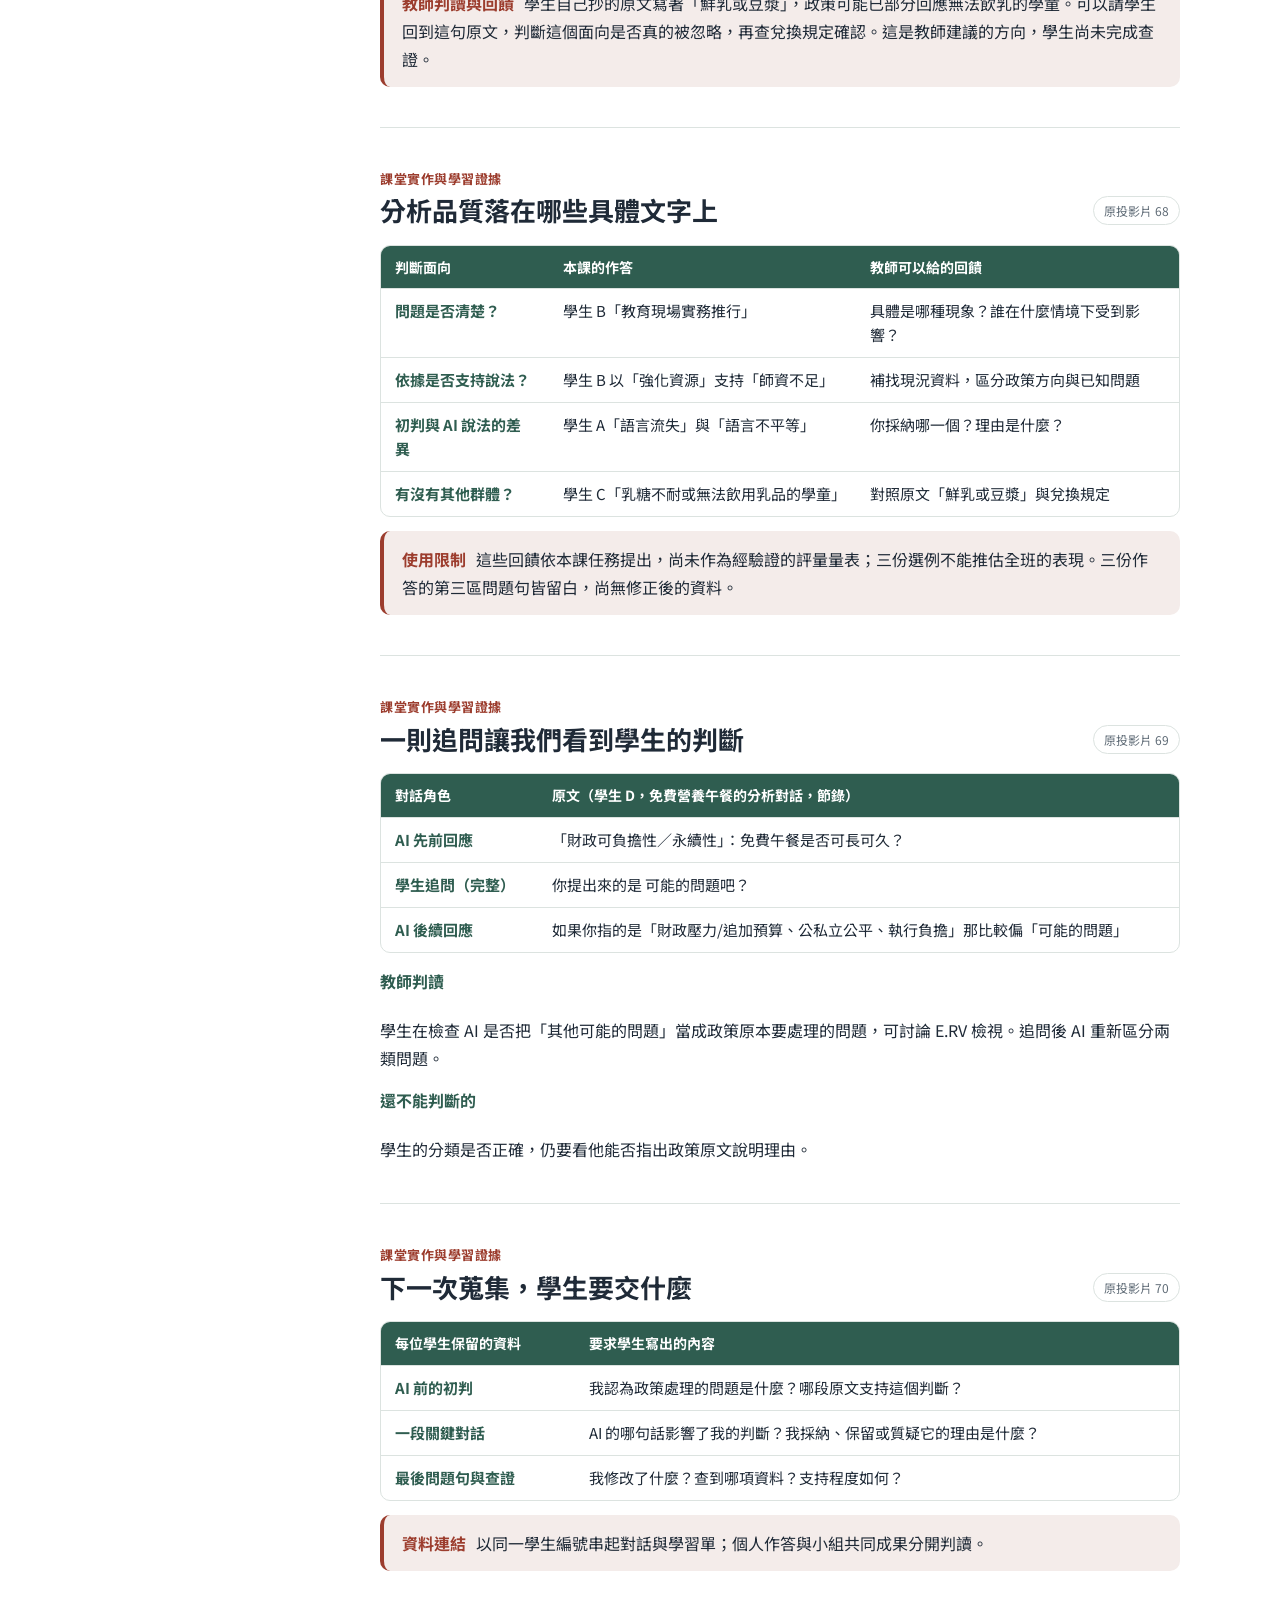
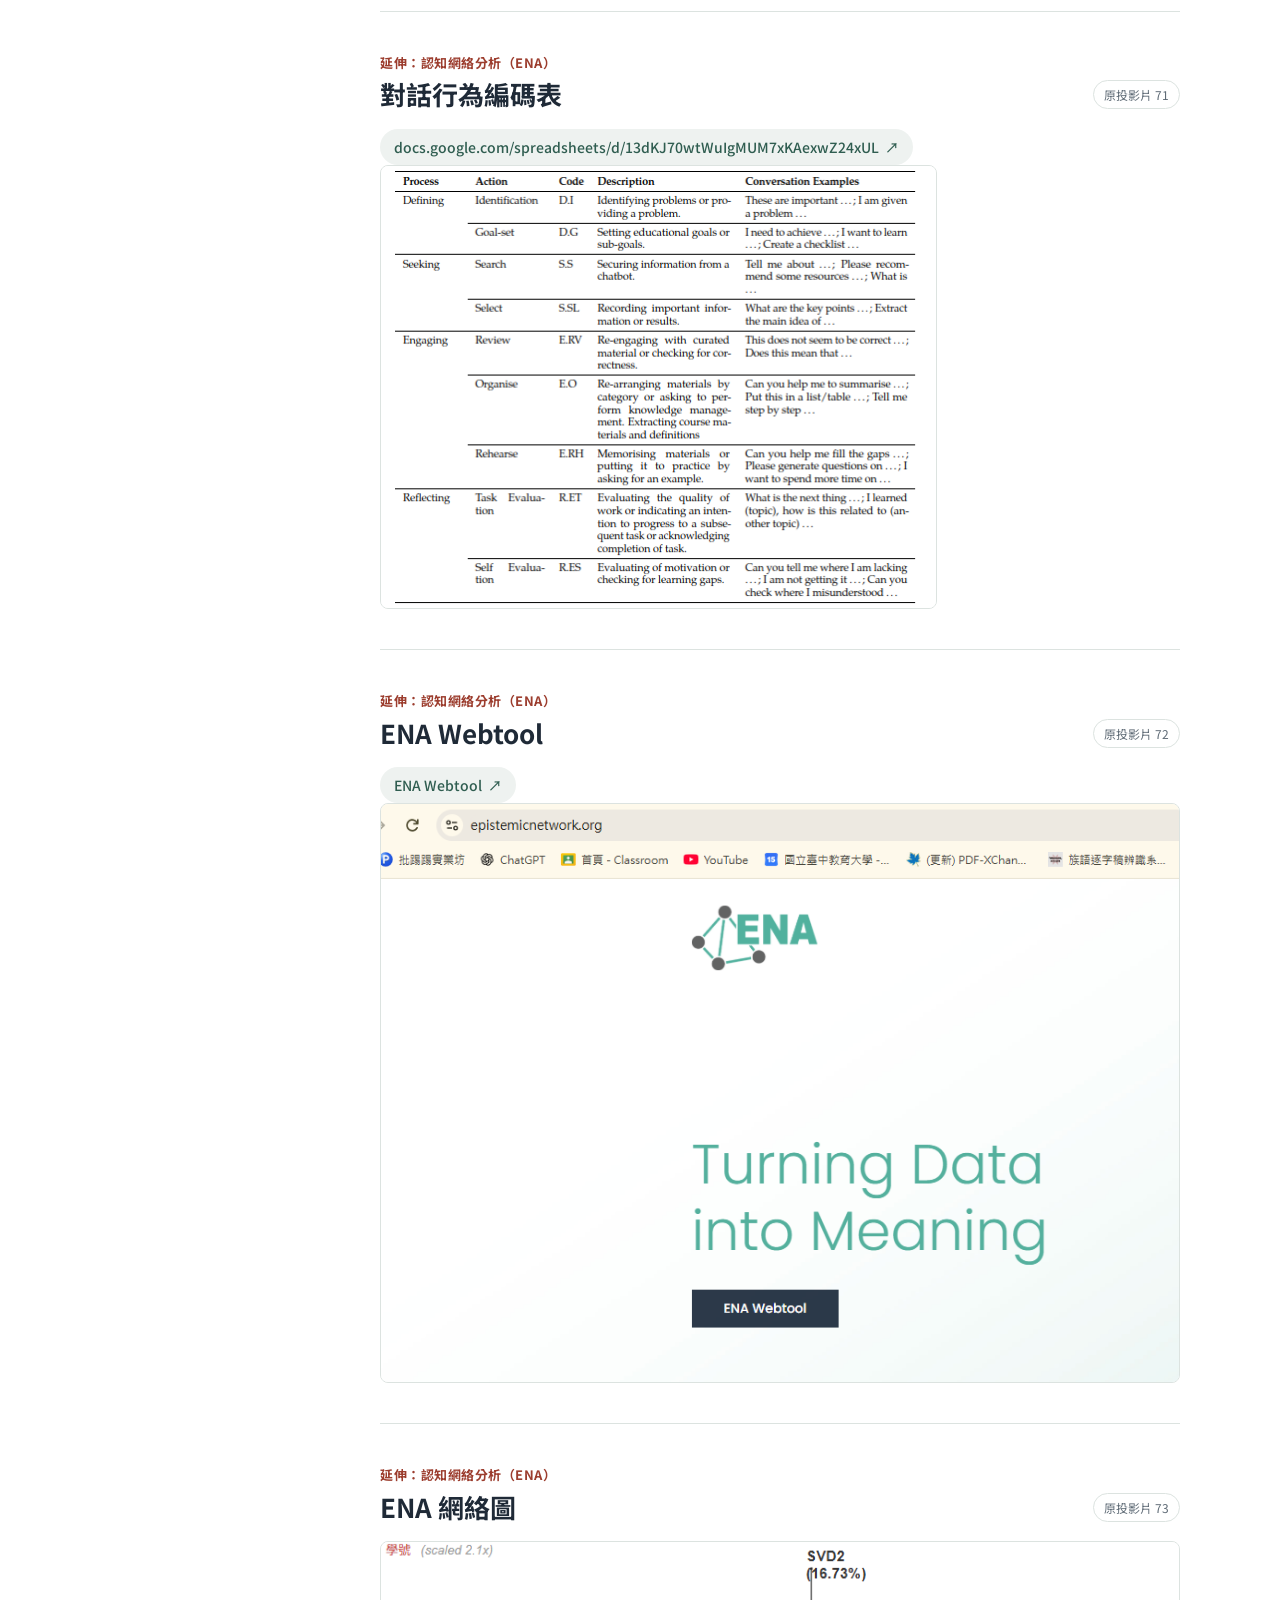
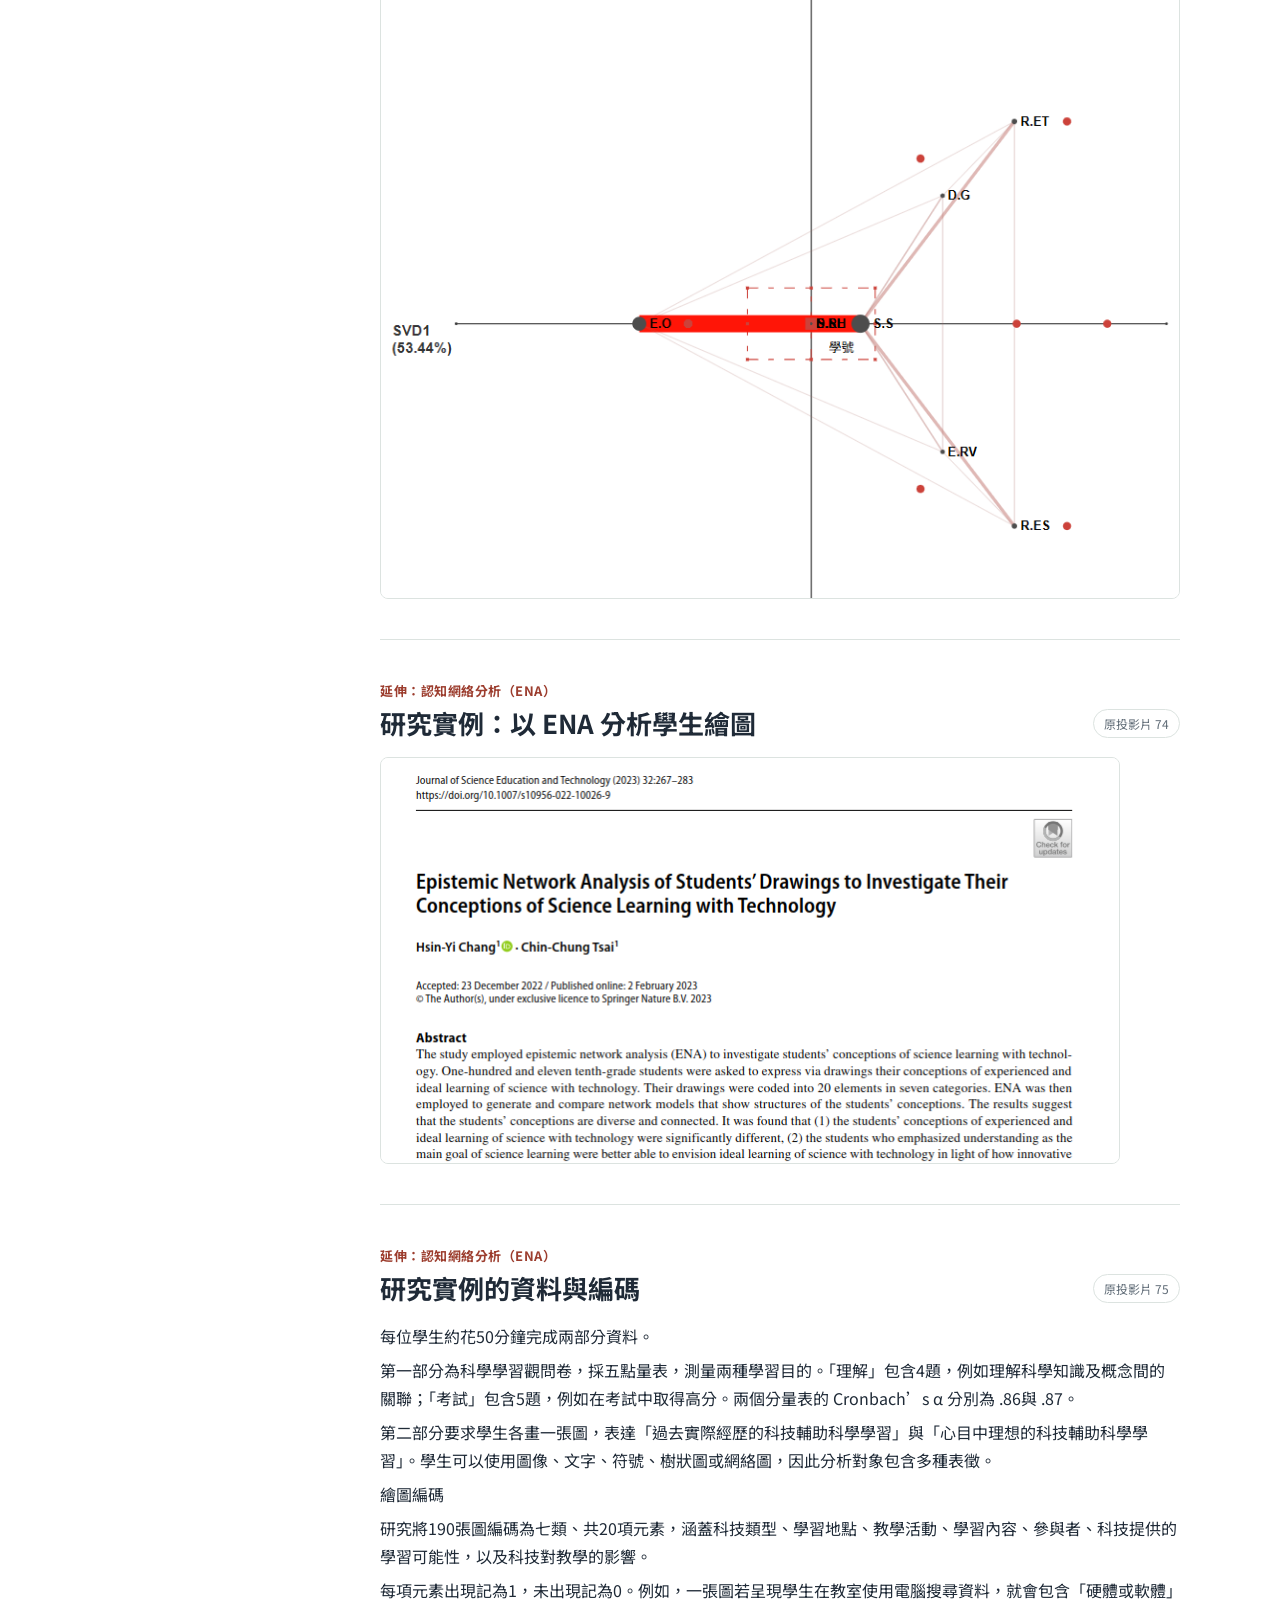
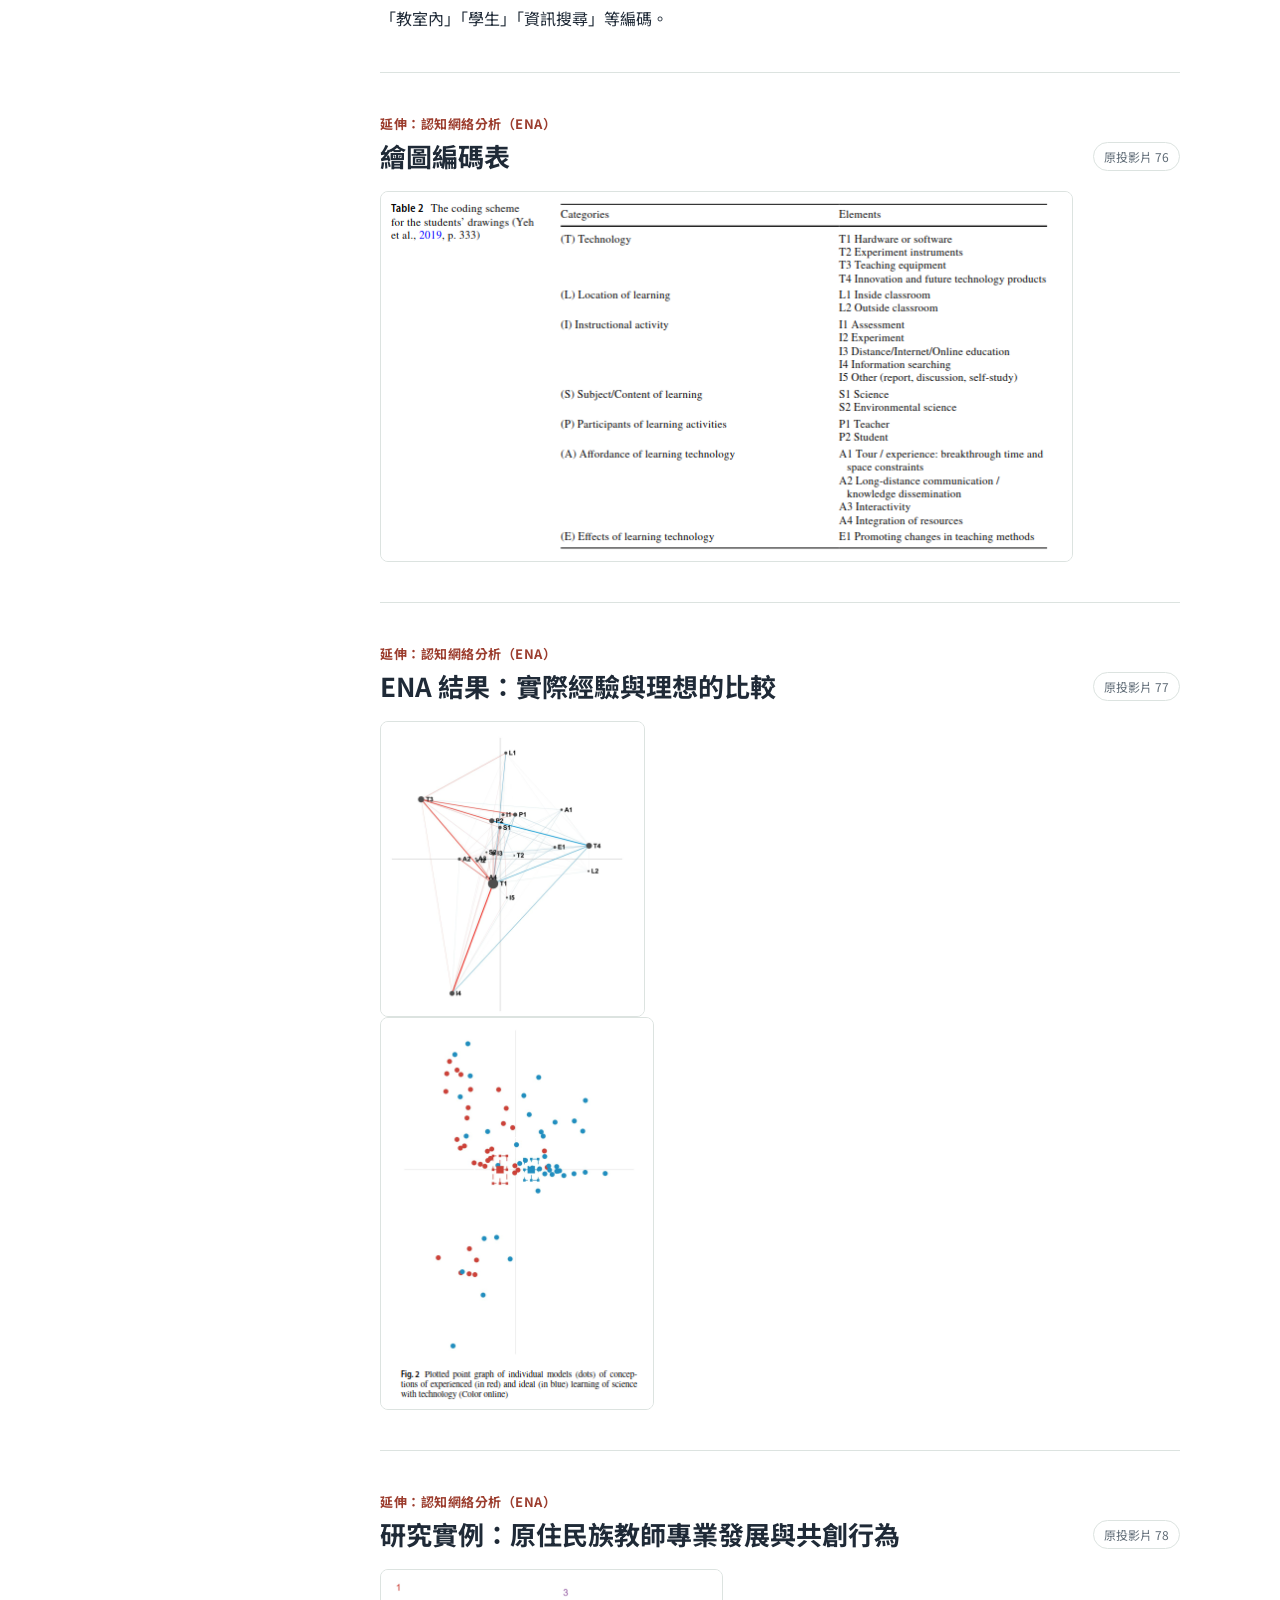
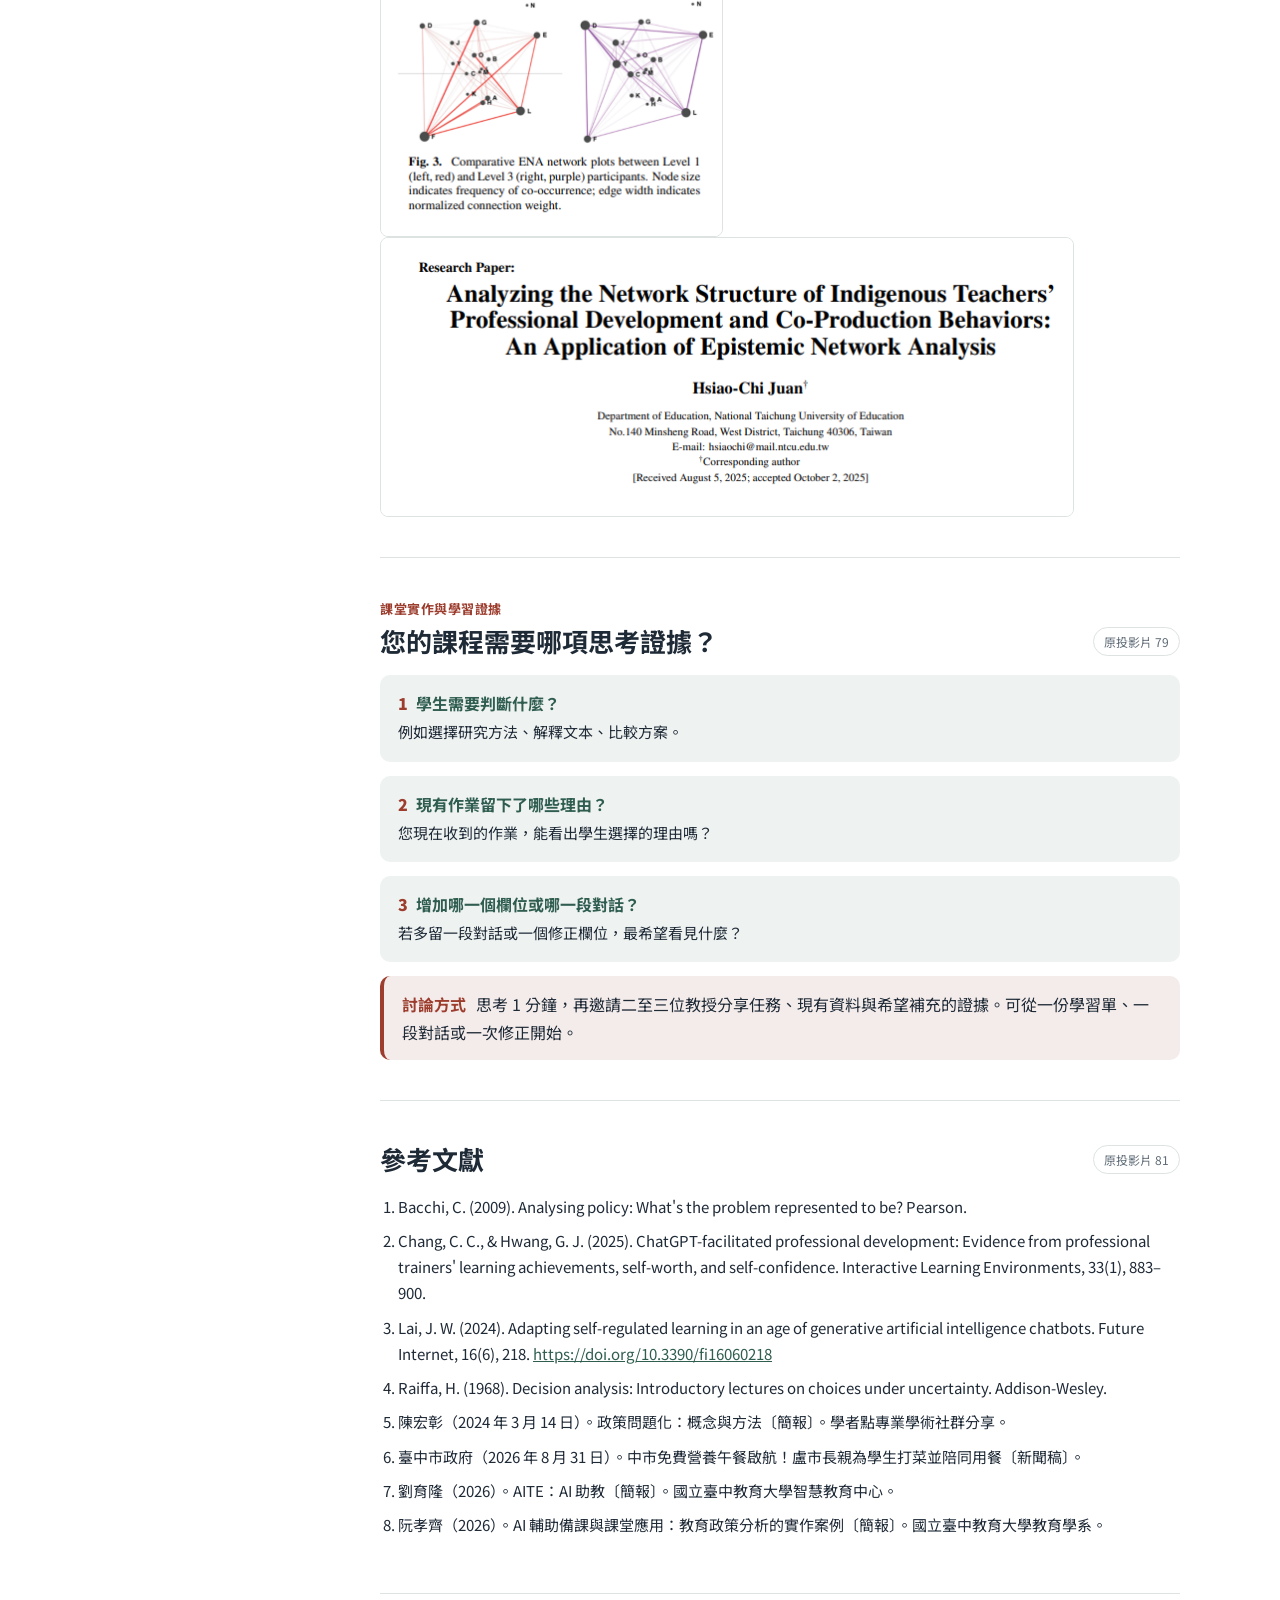
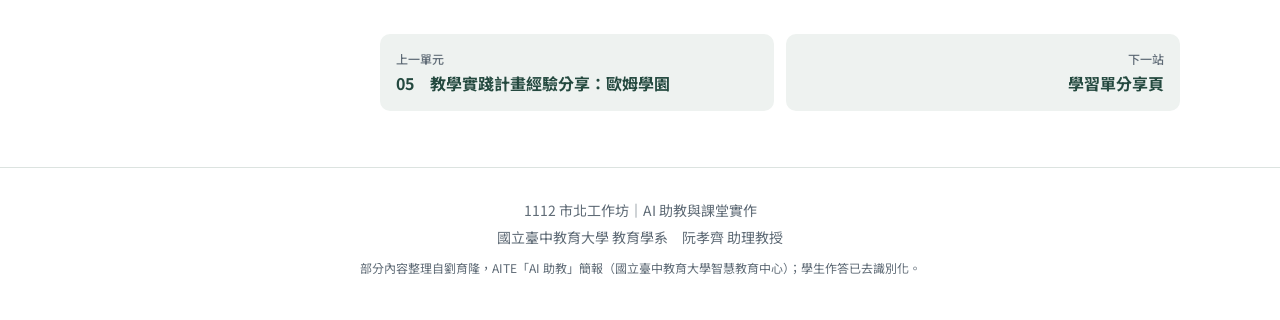
<file: unit-06.html>
<!doctype html>
<html lang="zh-Hant">
<head>
<meta charset="utf-8">
<meta name="viewport" content="width=device-width, initial-scale=1">
<title>06 課堂實作：從學生作答看見判斷｜AI 助教與課堂實作</title>
<meta name="description" content="以教育政策分析課「政策問題建構」兩節課為例，對照三位學生的手寫學習單，以及學生與機器人的對話訊息。">
<meta property="og:title" content="06 課堂實作：從學生作答看見判斷｜AI 助教與課堂實作">
<meta property="og:description" content="以教育政策分析課「政策問題建構」兩節課為例，對照三位學生的手寫學習單，以及學生與機器人的對話訊息。">
<meta property="og:image" content="og.jpg">
<meta name="twitter:card" content="summary_large_image">
<link rel="preconnect" href="https://fonts.googleapis.com"><link rel="preconnect" href="https://fonts.gstatic.com" crossorigin><link href="https://fonts.googleapis.com/css2?family=Noto+Sans+TC:wght@400;500;700;900&display=swap" rel="stylesheet">
<link rel="stylesheet" href="style.css">
</head>
<body class="unit">
<header class="topbar">
  <a class="home" href="index.html"><span class="dot"></span>AI 助教與課堂實作</a>
  <nav class="unitnav" aria-label="單元"><a href="unit-01.html" class="" title="AI 助教：備課與命題">01</a><a href="unit-02.html" class="" title="Vibe coding：用自然語言做互動教具">02</a><a href="unit-03.html" class="" title="生成遊戲網頁">03</a><a href="unit-04.html" class="" title="教育政策分析的備課實例">04</a><a href="unit-05.html" class="" title="教學實踐計畫經驗分享：歐姆學園">05</a><a href="unit-06.html" class="on" title="課堂實作：從學生作答看見判斷">06</a><a href="worksheets.html" class="ws ">學習單</a></nav>
</header>
<div class="hero unit-hero"><div class="wrap"><p class="eyebrow">1112 市北工作坊　單元 06</p><h1>課堂實作：從學生作答看見判斷</h1><p class="lead">以教育政策分析課「政策問題建構」兩節課為例，對照三位學生的手寫學習單，以及學生與機器人的對話訊息。</p></div></div>
<div class="wrap unit-layout">
  <aside class="toc"><details open><summary>本單元 22 頁</summary><ol><li><a href="#s59">兩節課的實際安排</a></li><li><a href="#s60">判斷的三種性質：文本明說、推論、待查證</a></li><li><a href="#s61">個人學習單：三個區塊，三個時間點</a></li><li><a href="#s62">學生 A：初判寫「語言流失」</a></li><li><a href="#s63">學生 A：AI 把問題轉向「語言不平等」</a></li><li><a href="#s64">學生 B：初判寫「教育現場實務推行」</a></li><li><a href="#s65">學生 B：引文能支持「師資不足」嗎？</a></li><li><a href="#s66">學生 C：臺中有鈣讚的初判</a></li><li><a href="#s67">學生 C：被忽略的群體，原文其實已有線索</a></li><li><a href="#s68">分析品質落在哪些具體文字上</a></li><li><a href="#s69">一則追問讓我們看到學生的判斷</a></li><li><a href="#s70">下一次蒐集，學生要交什麼</a></li><li><a href="#s71">對話行為編碼表</a></li><li><a href="#s72">ENA Webtool</a></li><li><a href="#s73">ENA 網絡圖</a></li><li><a href="#s74">研究實例：以 ENA 分析學生繪圖</a></li><li><a href="#s75">研究實例的資料與編碼</a></li><li><a href="#s76">繪圖編碼表</a></li><li><a href="#s77">ENA 結果：實際經驗與理想的比較</a></li><li><a href="#s78">研究實例：原住民族教師專業發展與共創行為</a></li><li><a href="#s79">您的課程需要哪項思考證據？</a></li><li><a href="#s81">參考文獻</a></li></ol></details></aside>
  <main><section class="slide" id="s59"><p class="kicker">課堂實作與學習證據</p><div class="shead"><h2>兩節課的實際安排</h2><button class="orig" type="button" data-slide="slide-59.jpg">原投影片 59</button></div><div class="sbody"><div class="table-wrap"><table><thead><tr><th>課堂階段</th><th>學生做什麼</th><th>留下什麼</th></tr></thead><tbody><tr><td>第一節前半</td><td>學習問題建構概念，分析乳品與午餐等案例</td><td>案例分析與初步判斷</td></tr><tr><td>第一節後半</td><td>以學習單引導，與機器人對話</td><td>提問與關鍵回應</td></tr><tr><td>第二節前半</td><td>遊戲複習後，分析本組政策</td><td>個人標記與小組判斷</td></tr><tr><td>第二節後半</td><td>接受別組挑戰，完成問題句</td><td>採納理由與修正內容</td></tr><tr><td>課後</td><td>查證一項說法</td><td>資料來源及查證結果</td></tr></tbody></table></div><div class="callout"><p><strong class="label">課堂的核心提問</strong>如果這項政策是答案，它把什麼當成問題？還有哪些可能的問題？</p></div><p class="src">來源：講者的政策問題建構兩節課簡報。</p></div></section><section class="slide" id="s60"><p class="kicker">課堂實作與學習證據</p><div class="shead"><h2>判斷的三種性質：文本明說、推論、待查證</h2><button class="orig" type="button" data-slide="slide-60.jpg">原投影片 60</button></div><div class="sbody"><div class="grid g3"><div class="card"><h4><span class="b grn">文本明說</span></h4><p>原文找得到。</p><p>例：「115 學年度起國中小全面免費，不分公私立。」</p></div><div class="card"><h4><span class="b grn">根據文本推論</span></h4><p>由原文合理推得，但原文沒有直接寫。</p><p>例：市府認為學生午餐費用不應再主要由家庭承擔。</p></div><div class="card"><h4><span class="b grn">尚待查證</span></h4><p>需要文本以外的資料才能成立。</p><p>例：「全體家庭都無力支付午餐費。」</p></div></div><h4><span class="b grn">問機器人的好提問</span></h4><p>①原文：臺中市新聞稿寫「自 115 學年度起全面實施國中小學營養午餐全面免費政策」。②初稿：我的第一版判斷是這項措施把「家庭負擔午餐費」當成問題。③任務：請不要直接給答案，用兩個問題幫我檢查這個判斷還缺什麼證據。</p><p class="src">來源：講者的政策問題建構兩節課簡報；案例為臺中市政府（2026 年 8 月 31 日）新聞稿。</p></div></section><section class="slide" id="s61"><p class="kicker">課堂實作與學習證據</p><div class="shead"><h2>個人學習單：三個區塊，三個時間點</h2><button class="orig" type="button" data-slide="slide-61.jpg">原投影片 61</button></div><div class="sbody"><div class="table-wrap"><table><thead><tr><th>區塊</th><th>填寫時機</th><th>學生要寫什麼</th><th>教師能看見什麼</th></tr></thead><tbody><tr><td>一、先寫自己的判斷</td><td>問機器人之前</td><td>政策措施與原文短引；第一版問題陳顯句</td><td>學生的起點</td></tr><tr><td>二、R 檢查機器人給的兩句話</td><td>機器人收尾後，3 分鐘</td><td>抄下「問題陳顯句」與「被忽略的面向」，勾選屬於原文找得到、合理推論或要再查證，並寫出證據</td><td>學生是否回到原文檢查</td></tr><tr><td>三、我的問題句</td><td>第二節最後</td><td>依參考句型寫出問題句</td><td>學生最後的判斷</td></tr></tbody></table></div><div class="callout"><p><strong class="label">證據句型</strong>「原文寫：＿＿，所以＿＿。」或「原文沒有提到＿＿，要有＿＿資料才能確定。」</p></div><p class="xref">這頁提到的學習單，可在<a href="worksheets.html">學習單分享頁</a>線上填寫、列印或下載 Word 檔。</p></div></section><section class="slide" id="s62"><p class="kicker">學生作答｜國家語言發展法</p><div class="shead"><h2>學生 A：初判寫「語言流失」</h2><button class="orig" type="button" data-slide="slide-62.jpg">原投影片 62</button></div><div class="sbody"><figure class="fig"><a href="s62-c90b507efd.jpg" class="zoom" data-zoom><img src="s62-c90b507efd.jpg" alt="學生 A：初判寫「語言流失」" width="1600" height="526" loading="lazy"></a></figure><div class="table-wrap"><table><thead><tr><th>欄位</th><th>學生的手寫內容（依原件轉錄）</th></tr></thead><tbody><tr><td>原文短引</td><td>《國家語言發展法》於 2019 年 1 月公布施行，確立臺灣固有族群自然語言及臺灣手語一律平等，終結單一國語獨尊時代。</td></tr><tr><td>第一版判斷</td><td>這項措施把「語言流失」當成問題，因為臺灣有多種族群，不同族群的語言都應該被重視。</td></tr></tbody></table></div><div class="callout"><p><strong class="label">教師判讀</strong>「因為」後面寫的是價值主張（都應被重視），還沒有說明流失的現況。可追問：哪段原文或資料顯示語言正在流失？</p></div></div></section><section class="slide" id="s63"><p class="kicker">學生作答｜國家語言發展法</p><div class="shead"><h2>學生 A：AI 把問題轉向「語言不平等」</h2><button class="orig" type="button" data-slide="slide-63.jpg">原投影片 63</button></div><div class="sbody"><figure class="fig"><a href="s63-48ed2084f2.jpg" class="zoom" data-zoom><img src="s63-48ed2084f2.jpg" alt="學生 A：AI 把問題轉向「語言不平等」" width="1600" height="771" loading="lazy"></a></figure><div class="grid g2"><div class="card"><h4><span class="b grn">抄錄的問題陳顯句</span></h4><p>語言不平等當成問題。勾選「原文找得到」，證據：尊重語言文化的多樣性，落實文化平權的精神。</p></div><div class="card"><h4><span class="b grn">抄錄的被忽略面向</span></h4><p>各族群取得語言教育師資與公共服務資源的條件是否平等。勾選「原文找得到」，證據：強化整體國家語言之教材、師資等教育學習資源，並強化公共服務品質。</p></div></div><div class="callout"><p><strong class="label">教師判讀</strong>學生用文化平權的文字支持 AI 的說法，是有效的文本對照。第二列的引文說的是「強化資源」的方向，能否說明「條件不平等」仍需資料。學生的初判是流失，AI 說法是不平等，學生是否因此修改判斷，要看第三區的問題句。</p></div></div></section><section class="slide" id="s64"><p class="kicker">學生作答｜國家語言發展法</p><div class="shead"><h2>學生 B：初判寫「教育現場實務推行」</h2><button class="orig" type="button" data-slide="slide-64.jpg">原投影片 64</button></div><div class="sbody"><figure class="fig"><a href="s64-0ba2ab849f.jpg" class="zoom" data-zoom><img src="s64-0ba2ab849f.jpg" alt="學生 B：初判寫「教育現場實務推行」" width="1275" height="500" loading="lazy"></a></figure><div class="table-wrap"><table><thead><tr><th>欄位</th><th>學生的手寫內容（依原件轉錄）</th></tr></thead><tbody><tr><td>原文短引</td><td>《國家語言發展法》於中華民國 108 年 1 月 9 日公布，確立台灣各固有族群自然語言及手語一律平等。</td></tr><tr><td>第一版判斷</td><td>這項措施把「教育現場實務推行」當成問題，因為「可能會引發課綱排擠、語言師資的不足」。</td></tr></tbody></table></div><div class="callout"><p><strong class="label">教師判讀</strong>「教育現場實務推行」較像執行面的議題，「因為」後面寫的是政策可能帶來的影響。可追問：這項法律本身想改變的是什麼情況？</p></div></div></section><section class="slide" id="s65"><p class="kicker">學生作答｜國家語言發展法</p><div class="shead"><h2>學生 B：引文能支持「師資不足」嗎？</h2><button class="orig" type="button" data-slide="slide-65.jpg">原投影片 65</button></div><div class="sbody"><figure class="fig"><a href="s65-3c621853cf.jpg" class="zoom" data-zoom><img src="s65-3c621853cf.jpg" alt="學生 B：引文能支持「師資不足」嗎？" width="1285" height="550" loading="lazy"></a></figure><div class="grid g2"><div class="card"><h4><span class="b grn">抄錄的問題陳顯句</span></h4><p>國家語言教育推動解決課程時數排擠與專業的師資不足……。勾選「原文找得到」，證據：強化整體國家語言之教材、師資等教育學習資源。</p></div><div class="card"><h4><span class="b grn">抄錄的被忽略面向</span></h4><p>忽略教材與教學資源不均、城鄉差距，以及學生在家庭、社區中缺乏實際使用語言的機會。勾選「原文找得到」，證據：將國家語言指定為區域通行語之一……。</p></div></div><div class="callout"><p><strong class="label">教師判讀與回饋</strong>引文表達強化資源的方向，單憑這段文字還無法確認師資不足或時數排擠的現況。「被忽略的面向」勾選原文找得到，也值得追問兩者如何對應。回饋：「請補找師資配置或課程安排資料，說明哪些地區或課程存在不足。」</p></div></div></section><section class="slide" id="s66"><p class="kicker">學生作答｜臺中有鈣讚</p><div class="shead"><h2>學生 C：臺中有鈣讚的初判</h2><button class="orig" type="button" data-slide="slide-66.jpg">原投影片 66</button></div><div class="sbody"><figure class="fig"><a href="s66-62a5f42f63.jpg" class="zoom" data-zoom><img src="s66-62a5f42f63.jpg" alt="學生 C：臺中有鈣讚的初判" width="1600" height="651" loading="lazy"></a></figure><div class="table-wrap"><table><thead><tr><th>欄位</th><th>學生的手寫內容（依原件轉錄）</th></tr></thead><tbody><tr><td>原文短引</td><td>台中有鈣讚提供符合資格的兒童每週兌換 1 瓶鮮乳或豆漿，鼓勵兒童增加乳品攝取，補充成長所需的鈣質。</td></tr><tr><td>第一版判斷</td><td>這項措施把「補充學童鈣質、改善乳品攝取不足」當成問題，因為國內 7–12 歲學童普遍有乳品和鈣質攝取不足的問題。</td></tr></tbody></table></div><div class="callout"><p><strong class="label">教師判讀</strong>初判與政策措施對應清楚。學生從「因為」拉了一條箭頭到下方的證據欄，顯示他把這句話當成支持機器人說法的依據。</p></div></div></section><section class="slide" id="s67"><p class="kicker">學生作答｜臺中有鈣讚</p><div class="shead"><h2>學生 C：被忽略的群體，原文其實已有線索</h2><button class="orig" type="button" data-slide="slide-67.jpg">原投影片 67</button></div><div class="sbody"><figure class="fig"><a href="s67-2c1c9e8217.jpg" class="zoom" data-zoom><img src="s67-2c1c9e8217.jpg" alt="學生 C：被忽略的群體，原文其實已有線索" width="1600" height="627" loading="lazy"></a></figure><div class="grid g2"><div class="card"><h4><span class="b grn">抄錄的問題陳顯句</span></h4><p>這項措施把學童鈣攝取不足當作問題，因為據調查，國內 7–12 歲學童乳品普遍攝取不足，且平均鈣質攝取量低於足夠量。勾選「原文找得到」。</p></div><div class="card"><h4><span class="b grn">抄錄的被忽略面向</span></h4><p>乳糖不耐或無法飲用乳品的學童。勾選「要再查證」，證據欄留白。</p></div></div><div class="callout"><p><strong class="label">教師判讀與回饋</strong>學生自己抄的原文寫著「鮮乳或豆漿」，政策可能已部分回應無法飲乳的學童。可以請學生回到這句原文，判斷這個面向是否真的被忽略，再查兌換規定確認。這是教師建議的方向，學生尚未完成查證。</p></div></div></section><section class="slide" id="s68"><p class="kicker">課堂實作與學習證據</p><div class="shead"><h2>分析品質落在哪些具體文字上</h2><button class="orig" type="button" data-slide="slide-68.jpg">原投影片 68</button></div><div class="sbody"><div class="table-wrap"><table><thead><tr><th>判斷面向</th><th>本課的作答</th><th>教師可以給的回饋</th></tr></thead><tbody><tr><td>問題是否清楚？</td><td>學生 B「教育現場實務推行」</td><td>具體是哪種現象？誰在什麼情境下受到影響？</td></tr><tr><td>依據是否支持說法？</td><td>學生 B 以「強化資源」支持「師資不足」</td><td>補找現況資料，區分政策方向與已知問題</td></tr><tr><td>初判與 AI 說法的差異</td><td>學生 A「語言流失」與「語言不平等」</td><td>你採納哪一個？理由是什麼？</td></tr><tr><td>有沒有其他群體？</td><td>學生 C「乳糖不耐或無法飲用乳品的學童」</td><td>對照原文「鮮乳或豆漿」與兌換規定</td></tr></tbody></table></div><div class="callout"><p><strong class="label">使用限制</strong>這些回饋依本課任務提出，尚未作為經驗證的評量量表；三份選例不能推估全班的表現。三份作答的第三區問題句皆留白，尚無修正後的資料。</p></div></div></section><section class="slide" id="s69"><p class="kicker">課堂實作與學習證據</p><div class="shead"><h2>一則追問讓我們看到學生的判斷</h2><button class="orig" type="button" data-slide="slide-69.jpg">原投影片 69</button></div><div class="sbody"><div class="table-wrap"><table><thead><tr><th>對話角色</th><th>原文（學生 D，免費營養午餐的分析對話，節錄）</th></tr></thead><tbody><tr><td>AI 先前回應</td><td>「財政可負擔性／永續性」：免費午餐是否可長可久？</td></tr><tr><td>學生追問（完整）</td><td>你提出來的是 可能的問題吧？</td></tr><tr><td>AI 後續回應</td><td>如果你指的是「財政壓力/追加預算、公私立公平、執行負擔」那比較偏「可能的問題」</td></tr></tbody></table></div><h4><span class="b grn">教師判讀</span></h4><p>學生在檢查 AI 是否把「其他可能的問題」當成政策原本要處理的問題，可討論 E.RV 檢視。追問後 AI 重新區分兩類問題。</p><h4><span class="b grn">還不能判斷的</span></h4><p>學生的分類是否正確，仍要看他能否指出政策原文說明理由。</p></div></section><section class="slide" id="s70"><p class="kicker">課堂實作與學習證據</p><div class="shead"><h2>下一次蒐集，學生要交什麼</h2><button class="orig" type="button" data-slide="slide-70.jpg">原投影片 70</button></div><div class="sbody"><div class="table-wrap"><table><thead><tr><th>每位學生保留的資料</th><th>要求學生寫出的內容</th></tr></thead><tbody><tr><td>AI 前的初判</td><td>我認為政策處理的問題是什麼？哪段原文支持這個判斷？</td></tr><tr><td>一段關鍵對話</td><td>AI 的哪句話影響了我的判斷？我採納、保留或質疑它的理由是什麼？</td></tr><tr><td>最後問題句與查證</td><td>我修改了什麼？查到哪項資料？支持程度如何？</td></tr></tbody></table></div><div class="callout"><p><strong class="label">資料連結</strong>以同一學生編號串起對話與學習單；個人作答與小組共同成果分開判讀。</p></div></div></section><section class="slide" id="s71"><p class="kicker">延伸：認知網絡分析（ENA）</p><div class="shead"><h2>對話行為編碼表</h2><button class="orig" type="button" data-slide="slide-71.jpg">原投影片 71</button></div><div class="sbody"><div class="linkrow"><a class="linkbtn" href="https://docs.google.com/spreadsheets/d/13dKJ70wtWuIgMUM7xKAexwZ24xUL9mHB-uUCxOSW5sk/edit?usp=sharing" target="_blank" rel="noopener">docs.google.com/spreadsheets/d/13dKJ70wtWuIgMUM7xKAexwZ24xUL<span aria-hidden="true">↗</span></a></div><figure class="fig"><a href="s71-204adfed53.png" class="zoom" data-zoom><img src="s71-204adfed53.png" alt="對話行為編碼表" width="557" height="443" loading="lazy"></a></figure></div></section><section class="slide" id="s72"><p class="kicker">延伸：認知網絡分析（ENA）</p><div class="shead"><h2>ENA Webtool</h2><button class="orig" type="button" data-slide="slide-72.jpg">原投影片 72</button></div><div class="sbody"><div class="linkrow"><a class="linkbtn" href="https://www.epistemicnetwork.org/" target="_blank" rel="noopener">ENA Webtool<span aria-hidden="true">↗</span></a></div><figure class="fig"><a href="s72-18429386b6.png" class="zoom" data-zoom><img src="s72-18429386b6.png" alt="ENA Webtool" width="865" height="626" loading="lazy"></a></figure></div></section><section class="slide" id="s73"><p class="kicker">延伸：認知網絡分析（ENA）</p><div class="shead"><h2>ENA 網絡圖</h2><button class="orig" type="button" data-slide="slide-73.jpg">原投影片 73</button></div><div class="sbody"><figure class="fig"><a href="s73-177a8f3ee5.png" class="zoom" data-zoom><img src="s73-177a8f3ee5.png" alt="ENA 網絡圖" width="833" height="685" loading="lazy"></a></figure></div></section><section class="slide" id="s74"><p class="kicker">延伸：認知網絡分析（ENA）</p><div class="shead"><h2>研究實例：以 ENA 分析學生繪圖</h2><button class="orig" type="button" data-slide="slide-74.jpg">原投影片 74</button></div><div class="sbody"><figure class="fig"><a href="s74-f99c8cfff7.png" class="zoom" data-zoom><img src="s74-f99c8cfff7.png" alt="研究實例：以 ENA 分析學生繪圖" width="740" height="406" loading="lazy"></a></figure></div></section><section class="slide" id="s75"><p class="kicker">延伸：認知網絡分析（ENA）</p><div class="shead"><h2>研究實例的資料與編碼</h2><button class="orig" type="button" data-slide="slide-75.jpg">原投影片 75</button></div><div class="sbody"><p>每位學生約花50分鐘完成兩部分資料。</p><p>第一部分為科學學習觀問卷，採五點量表，測量兩種學習目的。「理解」包含4題，例如理解科學知識及概念間的關聯；「考試」包含5題，例如在考試中取得高分。兩個分量表的 Cronbach’s α 分別為 .86與 .87。</p><p>第二部分要求學生各畫一張圖，表達「過去實際經歷的科技輔助科學學習」與「心目中理想的科技輔助科學學習」。學生可以使用圖像、文字、符號、樹狀圖或網絡圖，因此分析對象包含多種表徵。</p><p>繪圖編碼</p><p>研究將190張圖編碼為七類、共20項元素，涵蓋科技類型、學習地點、教學活動、學習內容、參與者、科技提供的學習可能性，以及科技對教學的影響。</p><p>每項元素出現記為1，未出現記為0。例如，一張圖若呈現學生在教室使用電腦搜尋資料，就會包含「硬體或軟體」「教室內」「學生」「資訊搜尋」等編碼。</p></div></section><section class="slide" id="s76"><p class="kicker">延伸：認知網絡分析（ENA）</p><div class="shead"><h2>繪圖編碼表</h2><button class="orig" type="button" data-slide="slide-76.jpg">原投影片 76</button></div><div class="sbody"><figure class="fig"><a href="s76-26cbcdacfd.png" class="zoom" data-zoom><img src="s76-26cbcdacfd.png" alt="繪圖編碼表" width="693" height="371" loading="lazy"></a></figure></div></section><section class="slide" id="s77"><p class="kicker">延伸：認知網絡分析（ENA）</p><div class="shead"><h2>ENA 結果：實際經驗與理想的比較</h2><button class="orig" type="button" data-slide="slide-77.jpg">原投影片 77</button></div><div class="sbody"><figure class="fig"><a href="s77-b026f07135.png" class="zoom" data-zoom><img src="s77-b026f07135.png" alt="ENA 結果：實際經驗與理想的比較" width="265" height="297" loading="lazy"></a></figure><figure class="fig"><a href="s77-f5abc4403f.png" class="zoom" data-zoom><img src="s77-f5abc4403f.png" alt="ENA 結果：實際經驗與理想的比較" width="274" height="394" loading="lazy"></a></figure></div></section><section class="slide" id="s78"><p class="kicker">延伸：認知網絡分析（ENA）</p><div class="shead"><h2>研究實例：原住民族教師專業發展與共創行為</h2><button class="orig" type="button" data-slide="slide-78.jpg">原投影片 78</button></div><div class="sbody"><figure class="fig"><a href="s78-e4d544f3fb.png" class="zoom" data-zoom><img src="s78-e4d544f3fb.png" alt="研究實例：原住民族教師專業發展與共創行為" width="343" height="268" loading="lazy"></a></figure><figure class="fig"><a href="s78-46f0d9a508.png" class="zoom" data-zoom><img src="s78-46f0d9a508.png" alt="研究實例：原住民族教師專業發展與共創行為" width="694" height="279" loading="lazy"></a></figure></div></section><section class="slide" id="s79"><p class="kicker">課堂實作與學習證據</p><div class="shead"><h2>您的課程需要哪項思考證據？</h2><button class="orig" type="button" data-slide="slide-79.jpg">原投影片 79</button></div><div class="sbody"><div class="card"><h4 class="step"><span class="num">1</span>學生需要判斷什麼？</h4><p>例如選擇研究方法、解釋文本、比較方案。</p></div><div class="card"><h4 class="step"><span class="num">2</span>現有作業留下了哪些理由？</h4><p>您現在收到的作業，能看出學生選擇的理由嗎？</p></div><div class="card"><h4 class="step"><span class="num">3</span>增加哪一個欄位或哪一段對話？</h4><p>若多留一段對話或一個修正欄位，最希望看見什麼？</p></div><div class="callout"><p><strong class="label">討論方式</strong>思考 1 分鐘，再邀請二至三位教授分享任務、現有資料與希望補充的證據。可從一份學習單、一段對話或一次修正開始。</p></div></div></section><section class="slide" id="s81"><div class="shead"><h2>參考文獻</h2><button class="orig" type="button" data-slide="slide-81.jpg">原投影片 81</button></div><div class="sbody"><ol class="refs"><li>Bacchi, C. (2009). Analysing policy: What's the problem represented to be? Pearson.</li><li>Chang, C. C., &amp; Hwang, G. J. (2025). ChatGPT-facilitated professional development: Evidence from professional trainers' learning achievements, self-worth, and self-confidence. Interactive Learning Environments, 33(1), 883–900.</li><li>Lai, J. W. (2024). Adapting self-regulated learning in an age of generative artificial intelligence chatbots. Future Internet, 16(6), 218. <a href="https://doi.org/10.3390/fi16060218" target="_blank" rel="noopener">https://doi.org/10.3390/fi16060218</a></li><li>Raiffa, H. (1968). Decision analysis: Introductory lectures on choices under uncertainty. Addison-Wesley.</li><li>陳宏彰（2024 年 3 月 14 日）。政策問題化：概念與方法〔簡報〕。學者點專業學術社群分享。</li><li>臺中市政府（2026 年 8 月 31 日）。中市免費營養午餐啟航！盧市長親為學生打菜並陪同用餐〔新聞稿〕。</li><li>劉育隆（2026）。AITE：AI 助教〔簡報〕。國立臺中教育大學智慧教育中心。</li><li>阮孝齊（2026）。AI 輔助備課與課堂應用：教育政策分析的實作案例〔簡報〕。國立臺中教育大學教育學系。</li></ol></div></section><nav class="pn"><a class="prev" href="unit-05.html"><small>上一單元</small>05　教學實踐計畫經驗分享：歐姆學園</a><a class="next" href="worksheets.html"><small>下一站</small>學習單分享頁</a></nav></main>
</div>
<footer class="foot"><p>1112 市北工作坊｜AI 助教與課堂實作</p><p>國立臺中教育大學 教育學系　阮孝齊 助理教授</p><p class="small">部分內容整理自劉育隆，AITE「AI 助教」簡報（國立臺中教育大學智慧教育中心）；學生作答已去識別化。</p></footer>
<dialog id="lightbox" aria-label="放大檢視"><button class="close" type="button" aria-label="關閉">×</button><img alt=""></dialog>
<div id="toast" role="status" aria-live="polite"></div>
<script src="site.js"></script>
</body></html>
</file>
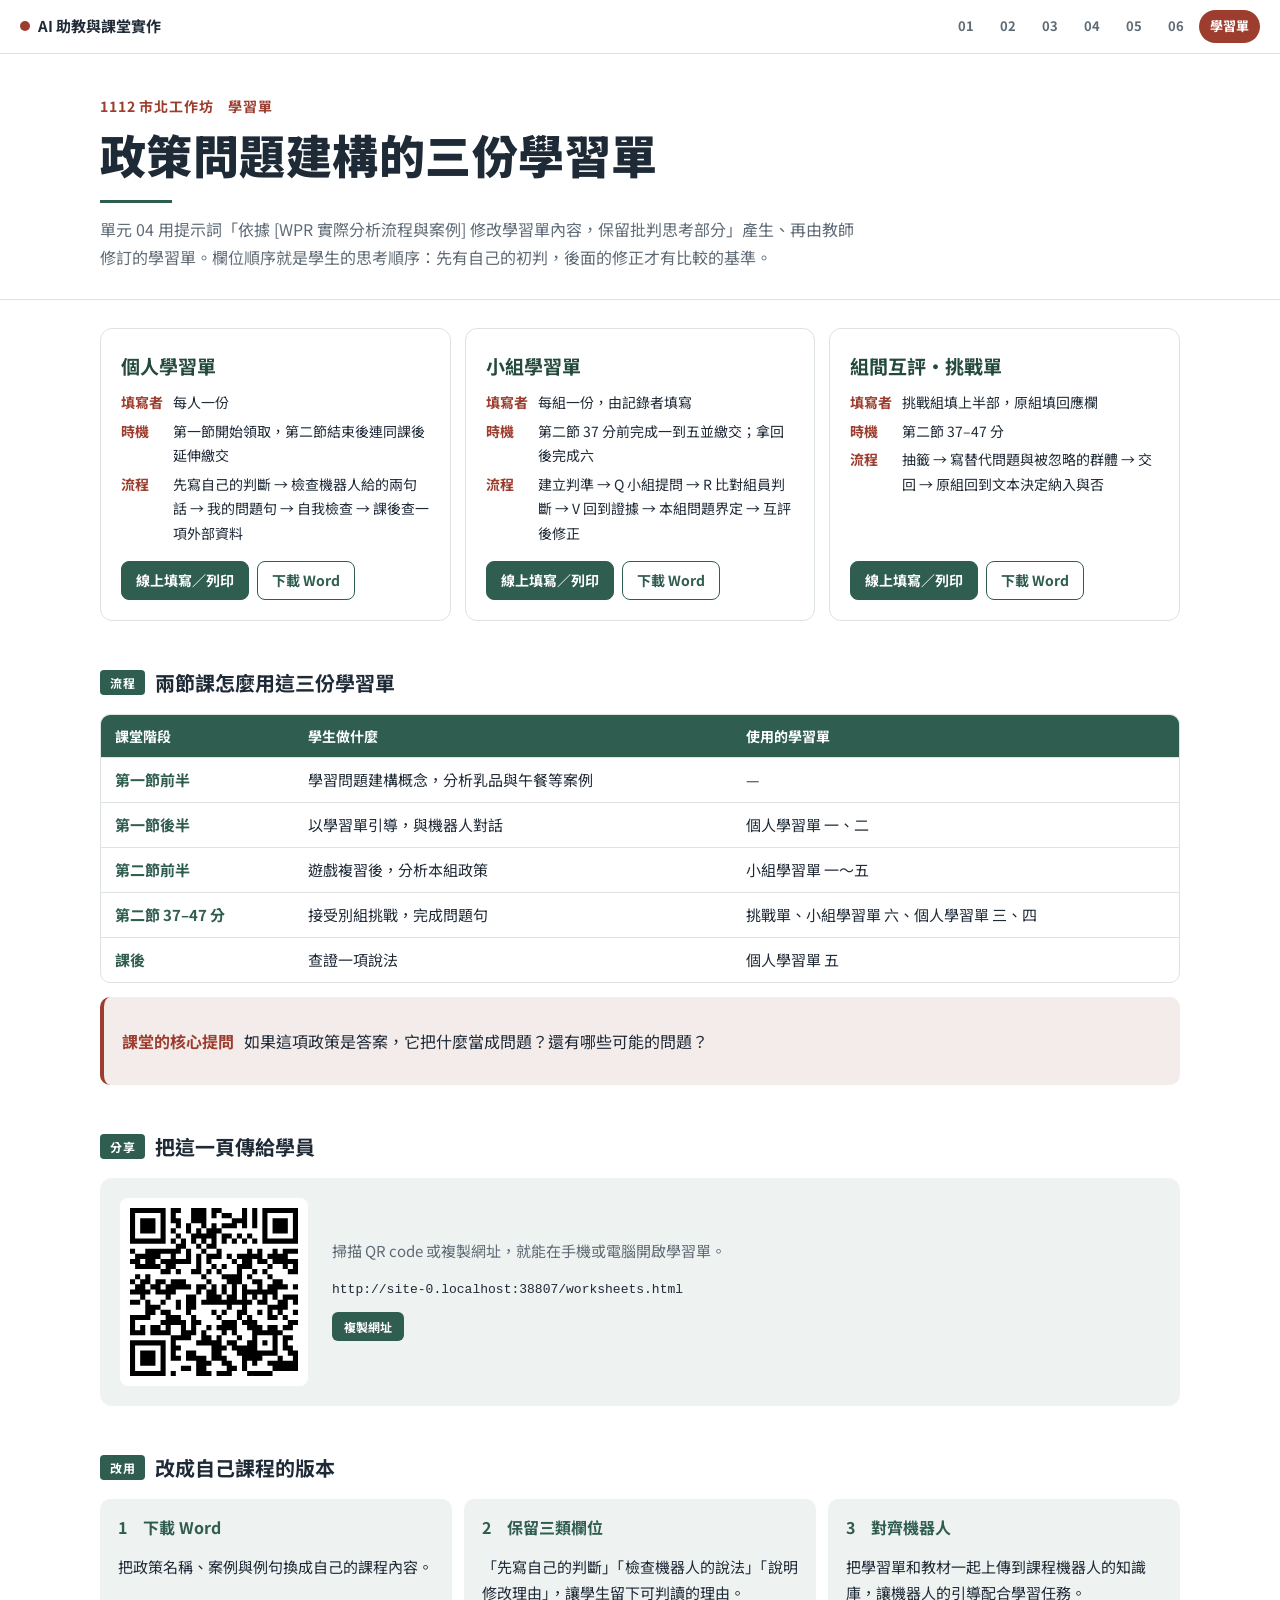
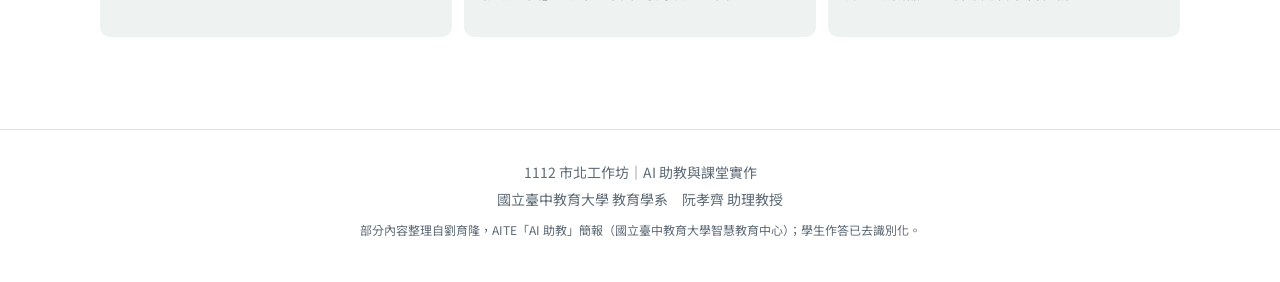
<file: worksheets.html>
<!doctype html>
<html lang="zh-Hant">
<head>
<meta charset="utf-8">
<meta name="viewport" content="width=device-width, initial-scale=1">
<title>學習單分享頁｜AI 助教與課堂實作</title>
<meta name="description" content="政策問題建構的個人學習單、小組學習單與組間互評挑戰單：線上填寫、列印或下載 Word。">
<meta property="og:title" content="學習單分享頁｜AI 助教與課堂實作">
<meta property="og:description" content="政策問題建構的個人學習單、小組學習單與組間互評挑戰單：線上填寫、列印或下載 Word。">
<meta property="og:image" content="og.jpg">
<meta name="twitter:card" content="summary_large_image">
<link rel="preconnect" href="https://fonts.googleapis.com"><link rel="preconnect" href="https://fonts.gstatic.com" crossorigin><link href="https://fonts.googleapis.com/css2?family=Noto+Sans+TC:wght@400;500;700;900&display=swap" rel="stylesheet">
<link rel="stylesheet" href="style.css">
</head>
<body class="ws-index">
<header class="topbar">
  <a class="home" href="index.html"><span class="dot"></span>AI 助教與課堂實作</a>
  <nav class="unitnav" aria-label="單元"><a href="unit-01.html" class="" title="AI 助教：備課與命題">01</a><a href="unit-02.html" class="" title="Vibe coding：用自然語言做互動教具">02</a><a href="unit-03.html" class="" title="生成遊戲網頁">03</a><a href="unit-04.html" class="" title="教育政策分析的備課實例">04</a><a href="unit-05.html" class="" title="教學實踐計畫經驗分享：歐姆學園">05</a><a href="unit-06.html" class="" title="課堂實作：從學生作答看見判斷">06</a><a href="worksheets.html" class="ws on">學習單</a></nav>
</header>
<div class="hero unit-hero"><div class="wrap">
  <p class="eyebrow">1112 市北工作坊　學習單</p>
  <h1>政策問題建構的三份學習單</h1>
  <p class="lead">單元 04 用提示詞「依據 [WPR 實際分析流程與案例] 修改學習單內容，保留批判思考部分」產生、再由教師修訂的學習單。欄位順序就是學生的思考順序：先有自己的初判，後面的修正才有比較的基準。</p>
</div></div>
<main class="wrap ws-index-main">
  <section class="block"><div class="wsgrid"><article class="wscard">
  <div class="wscard-main"><h3>個人學習單</h3>
  <dl><dt>填寫者</dt><dd>每人一份</dd><dt>時機</dt><dd>第一節開始領取，第二節結束後連同課後延伸繳交</dd><dt>流程</dt><dd>先寫自己的判斷 → 檢查機器人給的兩句話 → 我的問題句 → 自我檢查 → 課後查一項外部資料</dd></dl></div>
  <div class="wscard-act"><a class="tbtn primary" href="individual.html">線上填寫／列印</a><a class="tbtn" href="政策問題建構_個人學習單.docx" download>下載 Word</a></div>
</article><article class="wscard">
  <div class="wscard-main"><h3>小組學習單</h3>
  <dl><dt>填寫者</dt><dd>每組一份，由記錄者填寫</dd><dt>時機</dt><dd>第二節 37 分前完成一到五並繳交；拿回後完成六</dd><dt>流程</dt><dd>建立判準 → Q 小組提問 → R 比對組員判斷 → V 回到證據 → 本組問題界定 → 互評後修正</dd></dl></div>
  <div class="wscard-act"><a class="tbtn primary" href="group.html">線上填寫／列印</a><a class="tbtn" href="政策問題建構_小組學習單.docx" download>下載 Word</a></div>
</article><article class="wscard">
  <div class="wscard-main"><h3>組間互評・挑戰單</h3>
  <dl><dt>填寫者</dt><dd>挑戰組填上半部，原組填回應欄</dd><dt>時機</dt><dd>第二節 37–47 分</dd><dt>流程</dt><dd>抽籤 → 寫替代問題與被忽略的群體 → 交回 → 原組回到文本決定納入與否</dd></dl></div>
  <div class="wscard-act"><a class="tbtn primary" href="challenge.html">線上填寫／列印</a><a class="tbtn" href="組間互評_挑戰單.docx" download>下載 Word</a></div>
</article></div></section>
  <section class="block"><h2><span class="tag">流程</span>兩節課怎麼用這三份學習單</h2>
    <div class="table-wrap"><table><thead><tr><th>課堂階段</th><th>學生做什麼</th><th>使用的學習單</th></tr></thead><tbody><tr><td>第一節前半</td><td>學習問題建構概念，分析乳品與午餐等案例</td><td>—</td></tr><tr><td>第一節後半</td><td>以學習單引導，與機器人對話</td><td>個人學習單 一、二</td></tr><tr><td>第二節前半</td><td>遊戲複習後，分析本組政策</td><td>小組學習單 一～五</td></tr><tr><td>第二節 37–47 分</td><td>接受別組挑戰，完成問題句</td><td>挑戰單、小組學習單 六、個人學習單 三、四</td></tr><tr><td>課後</td><td>查證一項說法</td><td>個人學習單 五</td></tr></tbody></table></div>
    <div class="callout" style="margin-top:14px"><p><strong class="label">課堂的核心提問</strong>如果這項政策是答案，它把什麼當成問題？還有哪些可能的問題？</p></div>
  </section>
  <section class="block share"><h2><span class="tag">分享</span>把這一頁傳給學員</h2>
    <div class="sharebox"><div id="qr" aria-label="本頁網址 QR code"></div>
      <div><p class="note">掃描 QR code 或複製網址，就能在手機或電腦開啟學習單。</p>
      <p class="url" id="pageUrl"></p>
      <button type="button" class="copy" id="copyUrl" data-copy="">複製網址</button></div></div>
  </section>
  <section class="block"><h2><span class="tag">改用</span>改成自己課程的版本</h2>
    <div class="grid g3">
      <div class="card"><h4>1　下載 Word</h4><p>把政策名稱、案例與例句換成自己的課程內容。</p></div>
      <div class="card"><h4>2　保留三類欄位</h4><p>「先寫自己的判斷」「檢查機器人的說法」「說明修改理由」，讓學生留下可判讀的理由。</p></div>
      <div class="card"><h4>3　對齊機器人</h4><p>把學習單和教材一起上傳到課程機器人的知識庫，讓機器人的引導配合學習任務。</p></div>
    </div>
  </section>
</main>
<footer class="foot"><p>1112 市北工作坊｜AI 助教與課堂實作</p><p>國立臺中教育大學 教育學系　阮孝齊 助理教授</p><p class="small">部分內容整理自劉育隆，AITE「AI 助教」簡報（國立臺中教育大學智慧教育中心）；學生作答已去識別化。</p></footer>
<div id="toast" role="status" aria-live="polite"></div>
<script src="qrcode.js"></script>
<script src="site.js"></script>
<script>
(function(){
  var u = location.href.split('#')[0];
  document.getElementById('pageUrl').textContent = u;
  document.getElementById('copyUrl').setAttribute('data-copy', u);
  try { var q = qrcode(0, 'M'); q.addData(u); q.make(); document.getElementById('qr').innerHTML = q.createSvgTag({cellSize: 4, margin: 0, scalable: true}); }
  catch (e) { document.getElementById('qr').textContent = 'QR code 載入失敗'; }
})();
</script>
</body></html>
</file>
<file: style.css>
:root{
  --ink:#1F2A37; --muted:#5F6B76; --line:#DCE3E0;
  --green:#2F5D50; --green-2:#24493F; --acc:#9C3D2E;
  --card:#EEF2F0; --callout:#F4ECEA; --prompt:#F6F7F8; --bg:#FFFFFF;
  --r:10px; --maxw:1120px;
  --font:"Noto Sans TC",-apple-system,"PingFang TC","Microsoft JhengHei",sans-serif;
}
*{box-sizing:border-box}
html{scroll-behavior:smooth;-webkit-text-size-adjust:100%}
body{margin:0;background:var(--bg);color:var(--ink);font-family:var(--font);font-size:16px;line-height:1.75}
img{max-width:100%;height:auto;display:block}
a{color:var(--green)}
.wrap{max-width:var(--maxw);margin:0 auto;padding:0 20px}

/* top bar */
.topbar{position:sticky;top:0;z-index:20;background:rgba(255,255,255,.96);backdrop-filter:blur(6px);border-bottom:1px solid var(--line);display:flex;align-items:center;gap:16px;padding:10px 20px;justify-content:space-between}
.topbar .home{font-weight:700;text-decoration:none;color:var(--ink);display:flex;align-items:center;gap:8px;white-space:nowrap;font-size:15px}
.topbar .dot{width:10px;height:10px;border-radius:50%;background:var(--acc);display:inline-block}
.unitnav{display:flex;gap:4px;overflow-x:auto;scrollbar-width:none}
.unitnav::-webkit-scrollbar{display:none}
.unitnav a{font-size:13px;font-weight:700;text-decoration:none;color:var(--muted);padding:4px 10px;border-radius:999px;border:1px solid transparent;white-space:nowrap}
.unitnav a:hover{border-color:var(--line);color:var(--ink)}
.unitnav a.on{background:var(--green);color:#fff}
.unitnav a.ws{color:var(--acc)}
.unitnav a.ws.on{background:var(--acc);color:#fff}

/* hero */
.hero{border-bottom:1px solid var(--line);padding:56px 0 40px}
.hero .eyebrow{color:var(--acc);font-weight:700;font-size:14px;letter-spacing:.06em;margin:0 0 8px}
.hero h1{font-size:clamp(30px,5vw,46px);line-height:1.25;margin:0 0 12px;font-weight:900;letter-spacing:.01em}
.hero .speaker{margin:0 0 18px;color:var(--ink);font-weight:500}
.hero .lead{max-width:760px;color:var(--muted);margin:0}
.hero .lost{margin:18px 0 0;font-size:14px;color:var(--green);font-weight:700}
.hero h1::after{content:"";display:block;width:72px;height:3px;background:var(--green);margin-top:16px}
.unit-hero{padding:40px 0 28px}

/* home */
.home-main{padding:32px 20px 56px}
.block{margin:0 0 44px}
.block h2{font-size:20px;margin:0 0 14px;display:flex;align-items:center;gap:10px}
.tag{font-size:12px;font-weight:700;color:#fff;background:var(--green);padding:2px 10px;border-radius:4px;letter-spacing:.05em}
.note{color:var(--muted);margin:-4px 0 14px;font-size:15px}
.list{display:grid;gap:10px}
.list.two{grid-template-columns:repeat(auto-fill,minmax(300px,1fr))}
.unitcard,.linkcard{display:flex;align-items:center;gap:16px;text-decoration:none;color:var(--ink);background:var(--card);border-radius:var(--r);padding:16px 18px;border:1px solid transparent;transition:border-color .15s,transform .15s}
.unitcard:hover,.linkcard:hover{border-color:var(--green);transform:translateY(-1px)}
.unitcard .no{font-size:30px;font-weight:900;color:var(--acc);min-width:48px;line-height:1}
.unitcard .txt,.linkcard .txt{display:flex;flex-direction:column;flex:1;min-width:0}
.unitcard strong,.linkcard strong{font-size:17px;color:var(--green-2)}
.unitcard .txt span,.linkcard .txt span{color:var(--muted);font-size:14px;line-height:1.6}
.unitcard em{font-style:normal;font-size:12px;color:var(--acc);font-weight:700;margin-top:4px}
.arr{font-size:26px;color:var(--green);line-height:1}
.linkcard.ext{background:#fff;border-color:var(--line)}
.linkcard.ext:hover{border-color:var(--green)}
.linkcard.strong{background:var(--callout)}
.linkcard.strong strong{color:var(--acc)}

/* unit layout */
.unit-layout{display:grid;grid-template-columns:240px minmax(0,1fr);gap:40px;padding-top:28px;padding-bottom:56px}
.toc{position:sticky;top:64px;align-self:start;max-height:calc(100vh - 80px);overflow:auto;font-size:14px}
.toc summary{font-weight:700;cursor:pointer;color:var(--acc);margin-bottom:6px}
.toc ol{list-style:none;padding:0;margin:0;counter-reset:t}
.toc li{counter-increment:t}
.toc a{display:block;text-decoration:none;color:var(--muted);padding:5px 0 5px 12px;border-left:2px solid var(--line);line-height:1.5}
.toc a:hover{color:var(--ink)}
.toc a.active{color:var(--green);border-left-color:var(--green);font-weight:700}

.slide{padding:0 0 40px;margin:0 0 40px;border-bottom:1px solid var(--line);scroll-margin-top:70px}
.kicker{color:var(--acc);font-size:13px;font-weight:700;margin:0 0 2px;letter-spacing:.04em}
.shead{display:flex;align-items:flex-start;justify-content:space-between;gap:12px;margin-bottom:16px}
.shead h2{font-size:clamp(20px,2.6vw,26px);line-height:1.4;margin:0}
.orig{flex:none;font:inherit;font-size:12px;color:var(--muted);background:#fff;border:1px solid var(--line);border-radius:999px;padding:3px 10px;cursor:pointer;margin-top:4px}
.orig:hover{color:var(--ink);border-color:var(--muted)}
.sbody>*+*{margin-top:14px}
.sbody p{margin:0}
.sbody p+p{margin-top:6px}

.grid{display:grid;gap:12px}
.grid.g2{grid-template-columns:repeat(2,minmax(0,1fr))}
.grid.g3{grid-template-columns:repeat(3,minmax(0,1fr))}
.grid.g4{grid-template-columns:repeat(4,minmax(0,1fr))}
.split{display:grid;grid-template-columns:minmax(0,1fr) minmax(0,1fr);gap:20px;align-items:start}
.split.wide-left{grid-template-columns:minmax(0,1.6fr) minmax(0,1fr)}
.split.narrow-left{grid-template-columns:minmax(0,.75fr) minmax(0,1.6fr)}
.col>*+*{margin-top:12px}
.card{background:var(--card);border-radius:var(--r);padding:16px 18px}
.card.plain{background:var(--prompt)}
.card h4{margin:0 0 4px;font-size:16px;color:var(--green);line-height:1.5}
.card p{font-size:15px}
h4.step{display:flex;gap:8px;align-items:baseline}
h4.step .num{color:var(--acc);font-weight:900}
.b{font-weight:700}.acc{color:var(--acc)}.grn{color:var(--green)}
.callout{background:var(--callout);border-radius:var(--r);padding:14px 18px;border-left:4px solid var(--acc)}
.callout .label{color:var(--acc);margin-right:.6em}
.callout p+p{margin-top:6px}

.prompt{background:var(--prompt);border:1px solid var(--line);border-radius:var(--r);overflow:hidden}
.prompt-head{display:flex;justify-content:space-between;align-items:center;padding:8px 12px 8px 16px;border-bottom:1px solid var(--line);background:#fff}
.prompt-head .label{color:var(--acc);font-weight:700;font-size:13px}
.prompt-body{padding:14px 16px;font-size:15px}
.prompt-body p+p{margin-top:8px}
.outline p.h{font-weight:700;color:var(--green);margin-top:10px}
.outline p.h:first-child{margin-top:0}
.outline p.l1{padding-left:1.2em}
.outline p.l2{padding-left:2.4em}
.copy{font:inherit;font-size:12px;font-weight:700;color:#fff;background:var(--green);border:0;border-radius:6px;padding:4px 12px;cursor:pointer;flex:none}
.copy:hover{background:var(--green-2)}
.copy.done{background:var(--acc)}
.copyline{display:flex;gap:10px;align-items:flex-start;justify-content:space-between;background:#fff;border:1px dashed #C9D3CF;border-radius:8px;padding:8px 10px;margin:6px 0}
.copyline .copy{margin-top:2px}

.table-wrap{overflow-x:auto;border-radius:var(--r);border:1px solid var(--line)}
table{border-collapse:collapse;width:100%;font-size:15px;min-width:520px}
th,td{text-align:left;vertical-align:top;padding:10px 14px;border-bottom:1px solid var(--line);line-height:1.6}
thead th{background:var(--green);color:#fff;font-weight:700;font-size:14px}
tbody th{color:var(--green);font-weight:700;background:#FAFBFA;white-space:nowrap}
tbody tr:last-child td,tbody tr:last-child th{border-bottom:0}
tbody td:first-child{font-weight:700;color:var(--green)}

.fig{margin:0}
.fig img{border:1px solid var(--line);border-radius:8px;background:#fff}
.fig .zoom{display:block;cursor:zoom-in}
.fig figcaption{font-size:13px;color:var(--muted);margin-top:6px}
.src{font-size:12px!important;color:var(--muted);margin-top:16px!important}
.xref{font-size:14px;background:#fff;border:1px solid var(--line);border-radius:8px;padding:8px 12px}
.linkrow{display:flex;flex-wrap:wrap;gap:8px}
.linkbtn{display:inline-flex;gap:6px;align-items:center;max-width:100%;overflow:hidden;text-overflow:ellipsis;white-space:nowrap;text-decoration:none;background:var(--card);padding:6px 14px;border-radius:999px;font-size:14px;font-weight:500}
.refs{padding-left:1.2em;font-size:15px}
.refs li{margin-bottom:8px;overflow-wrap:anywhere}
.sbody a{overflow-wrap:anywhere}

.pn{display:grid;grid-template-columns:1fr 1fr;gap:12px;margin-top:8px}
.pn a{display:flex;flex-direction:column;text-decoration:none;background:var(--card);border-radius:var(--r);padding:14px 16px;font-weight:700;color:var(--green-2)}
.pn a small{color:var(--muted);font-weight:500;font-size:12px}
.pn .next{text-align:right}

.foot{border-top:1px solid var(--line);padding:28px 20px 40px;text-align:center;color:var(--muted);font-size:14px}
.foot p{margin:2px 0}
.foot .small{font-size:12px;margin-top:8px}

dialog#lightbox{border:0;padding:0;background:transparent;max-width:96vw;max-height:94vh}
dialog#lightbox::backdrop{background:rgba(15,20,25,.82)}
dialog#lightbox img{max-width:96vw;max-height:90vh;border-radius:6px;background:#fff}
dialog#lightbox .close{position:fixed;top:12px;right:16px;font-size:30px;line-height:1;color:#fff;background:none;border:0;cursor:pointer}
#toast{position:fixed;left:50%;bottom:24px;transform:translateX(-50%) translateY(20px);background:var(--ink);color:#fff;padding:8px 16px;border-radius:999px;font-size:14px;opacity:0;pointer-events:none;transition:.2s}
#toast.show{opacity:1;transform:translateX(-50%) translateY(0)}

@media (max-width:900px){
  .unit-layout{grid-template-columns:minmax(0,1fr);gap:12px}
  .toc{position:static;max-height:none;background:var(--card);border-radius:var(--r);padding:10px 14px}
  .toc details:not([open]) summary{margin:0}
  .grid.g4{grid-template-columns:repeat(2,minmax(0,1fr))}
  .grid.g3{grid-template-columns:1fr}
  .split,.split.wide-left,.split.narrow-left{grid-template-columns:minmax(0,1fr)}
}
@media (max-width:560px){
  .wrap{padding:0 16px}
  .topbar{padding:8px 16px;flex-direction:column;align-items:flex-start;gap:6px}
  .unitnav{width:100%}
  .hero{padding:32px 0 28px}
  .grid.g2,.grid.g4{grid-template-columns:1fr}
  .unitcard .no{font-size:24px;min-width:36px}
  .pn{grid-template-columns:1fr}
  .pn .next{text-align:left}
  .list.two{grid-template-columns:1fr}
}
@media print{
  .topbar,.toc,.orig,.copy,.pn,.foot{display:none!important}
  .unit-layout{display:block}
  .slide{break-inside:avoid-page}
}

/* ---------- worksheets ---------- */
tbody td:first-child{min-width:6.5em}
.ws-tools{display:flex;align-items:center;gap:8px;flex-wrap:wrap;padding-top:14px;padding-bottom:6px}
.ws-tools .back{text-decoration:none;font-weight:700;font-size:14px}
.ws-tools .sp{flex:1}
.saved{font-size:12px;color:var(--muted)}
.tbtn{font:inherit;font-size:14px;font-weight:700;display:inline-flex;align-items:center;text-decoration:none;color:var(--green);background:#fff;border:1px solid var(--green);border-radius:8px;padding:6px 14px;cursor:pointer}
.tbtn:hover{background:var(--card)}
.tbtn.primary{background:var(--green);color:#fff}
.tbtn.primary:hover{background:var(--green-2)}
.sheet{max-width:860px;margin:14px auto 12px;border:1px solid var(--line);border-radius:12px;padding:36px 44px;background:#fff}
.sheet-head .eyebrow{color:var(--acc);font-weight:700;font-size:13px;margin:0}
.sheet-head h1{font-size:26px;margin:2px 0 14px;line-height:1.35}
.ws-meta{background:var(--card);border-radius:8px;padding:10px 14px;display:flex;flex-wrap:wrap;gap:4px 24px;font-size:14px;margin-bottom:16px}
.ws-meta p{margin:0}
.idrow{display:flex;flex-wrap:wrap;gap:8px 22px;margin:8px 0;font-size:15px}
.idrow label{display:flex;align-items:baseline;gap:6px;white-space:nowrap}
.idrow label.grow{flex:1;min-width:240px}
.idrow label.grow .ln{flex:1;width:auto!important}
.idrow.big{font-weight:700;margin:18px 0}
.ln{font:inherit;border:0;border-bottom:1.5px solid #9AA8A3;background:transparent;padding:1px 4px;color:var(--ink);max-width:100%;min-width:2em}
.ln:focus,textarea:focus{outline:2px solid rgba(47,93,80,.35);outline-offset:1px}
textarea{display:block;width:100%;font:inherit;font-size:15px;line-height:1.7;border:1px solid #C9D3CF;border-radius:6px;padding:6px 10px;resize:vertical;background:#FCFDFC;color:var(--ink);min-height:2.4em}
.ws-h{font-size:18px;color:var(--ink);border-bottom:2px solid var(--green);padding-bottom:4px;margin:30px 0 12px;display:flex;flex-wrap:wrap;align-items:baseline;gap:4px 12px}
.ws-h .when{font-size:13px;color:var(--acc);font-weight:700}
.field{margin:12px 0}
.flabel{margin:0 0 4px}
.flabel .hint{color:var(--muted);font-size:13px;margin-left:10px}
.sent{margin:6px 0;display:flex;align-items:baseline;flex-wrap:wrap;gap:4px}
.sent .ln{flex:1;width:auto!important;min-width:8em}
.inst{font-size:15px;margin:8px 0;color:var(--ink)}
.ex{font-size:14px;color:var(--muted);background:var(--prompt);border-left:3px solid var(--line);padding:6px 12px;margin:8px 0;border-radius:0 6px 6px 0}
.sub{font-size:13px;color:var(--muted);margin:6px 0 2px}
.cbs{display:flex;flex-direction:column;gap:4px}
.cbs.inline{flex-direction:row;flex-wrap:wrap;gap:4px 18px}
.cbs label{display:flex;gap:6px;align-items:flex-start;cursor:pointer;font-size:15px;line-height:1.6}
.cbs input{accent-color:var(--green);width:16px;height:16px;margin-top:4px;flex:none}
.ws-table table{min-width:600px}
.ws-table td{vertical-align:top}
.ws-table.kv table{min-width:0}
.ws-table td .ln{width:100%!important}
.ws-note{max-width:860px;margin:0 auto 40px;font-size:13px;color:var(--muted);text-align:center}
.ws-index-main{padding:28px 20px 48px}
.wsgrid{display:grid;gap:14px;grid-template-columns:repeat(3,minmax(0,1fr))}
.wscard{border:1px solid var(--line);border-radius:12px;padding:20px;display:flex;flex-direction:column;justify-content:space-between;gap:16px;background:#fff}
.wscard h3{margin:0 0 8px;font-size:19px;color:var(--green-2)}
.wscard dl{margin:0;font-size:14px;display:grid;grid-template-columns:auto 1fr;gap:4px 10px}
.wscard dt{color:var(--acc);font-weight:700}
.wscard dd{margin:0;color:var(--ink)}
.wscard-act{display:flex;gap:8px;flex-wrap:wrap}
.sharebox{display:flex;gap:24px;align-items:center;flex-wrap:wrap;background:var(--card);border-radius:12px;padding:20px}
#qr{background:#fff;padding:10px;border-radius:8px;width:188px;height:188px}
#qr svg{width:168px;height:168px;display:block}
.url{font-family:ui-monospace,Menlo,monospace;font-size:13px;overflow-wrap:anywhere;margin:6px 0 10px}
@media (max-width:900px){.wsgrid{grid-template-columns:1fr}}
@media (max-width:560px){
  .sheet{padding:22px 16px;border-radius:0;border-left:0;border-right:0;margin:10px -16px}
  .ws-tools .sp{display:none}
}
@media print{
  @page{size:A4;margin:14mm}
  body{font-size:11pt}
  .ws-tools,.ws-note{display:none!important}
  .sheet{border:0;padding:0;margin:0;max-width:none}
  textarea{border:1px solid #999;background:#fff;resize:none;overflow:hidden}
  .ln{border-bottom:1px solid #555}
  .ws-h{break-after:avoid}
  .field,.ws-table,tr{break-inside:avoid}
  thead th{background:#2F5D50!important;color:#fff!important;-webkit-print-color-adjust:exact;print-color-adjust:exact}
  .ws-meta,.ex{-webkit-print-color-adjust:exact;print-color-adjust:exact}
}
</file>
